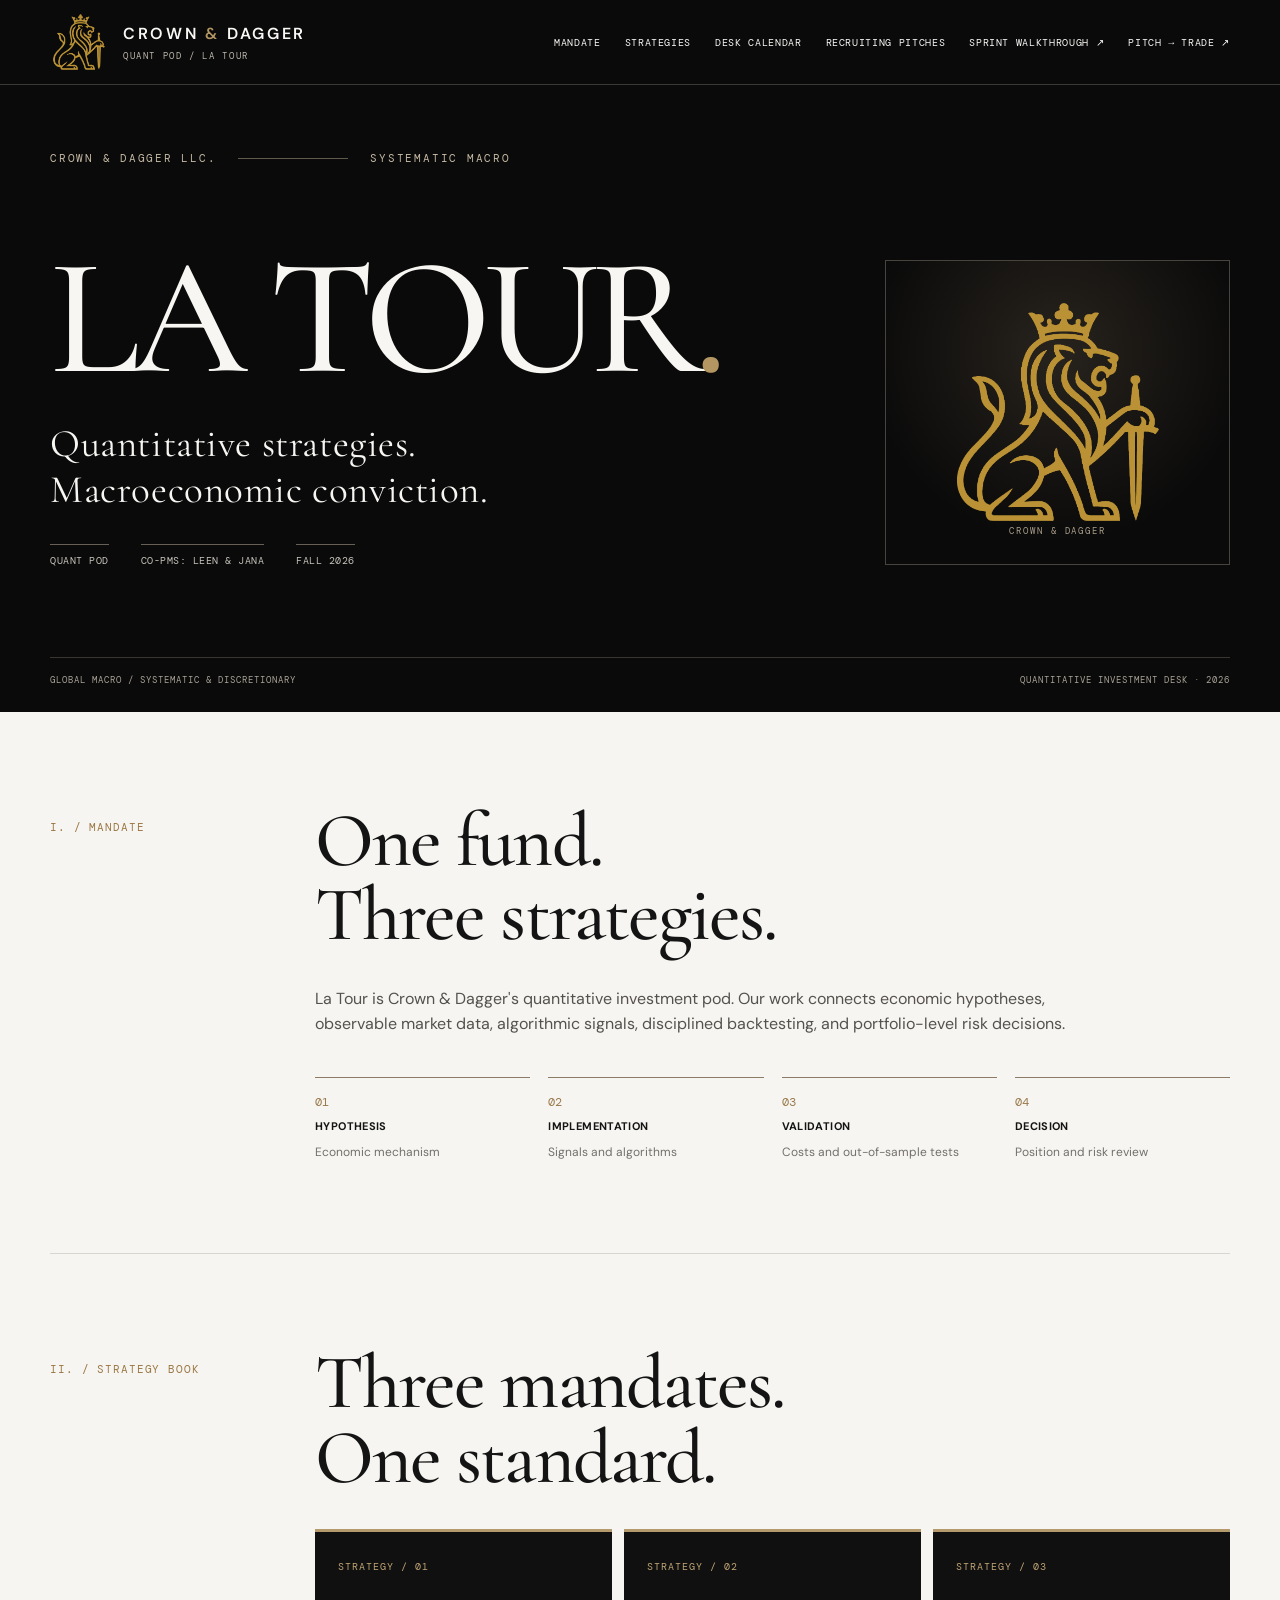
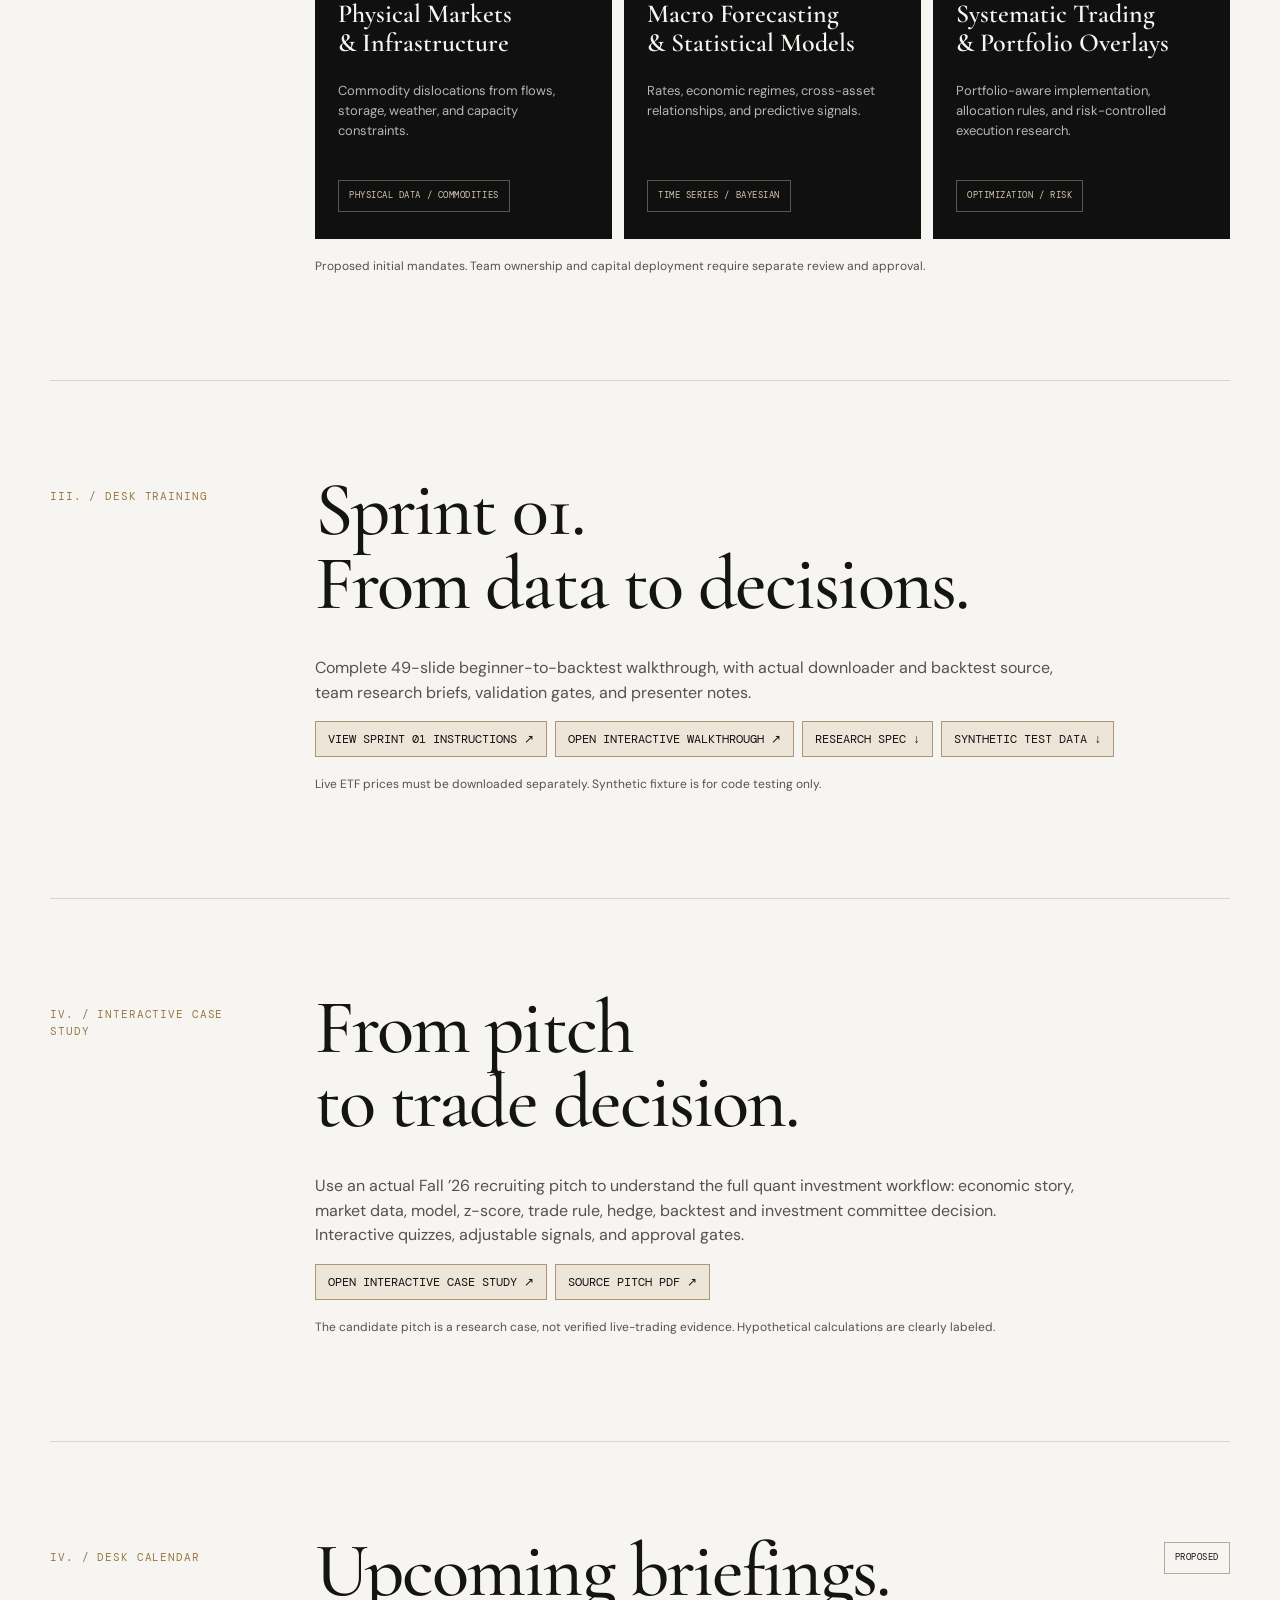
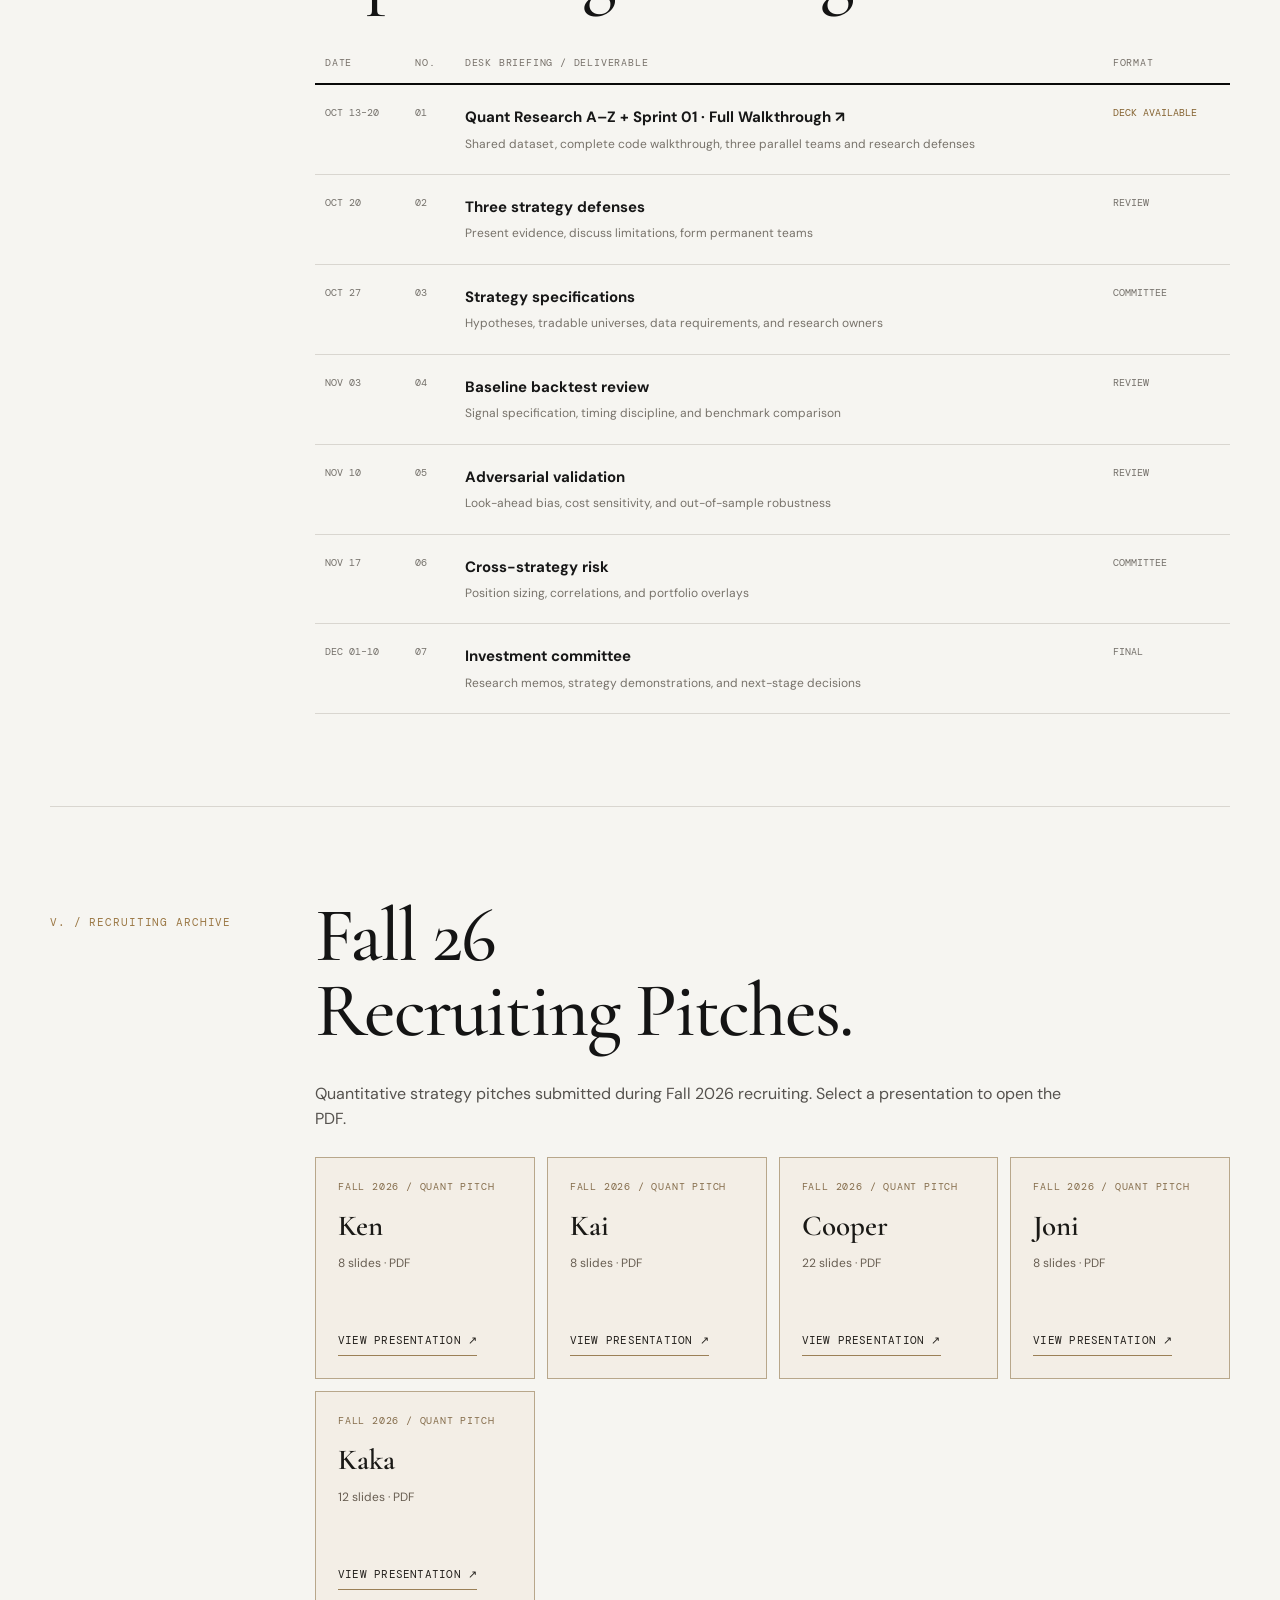
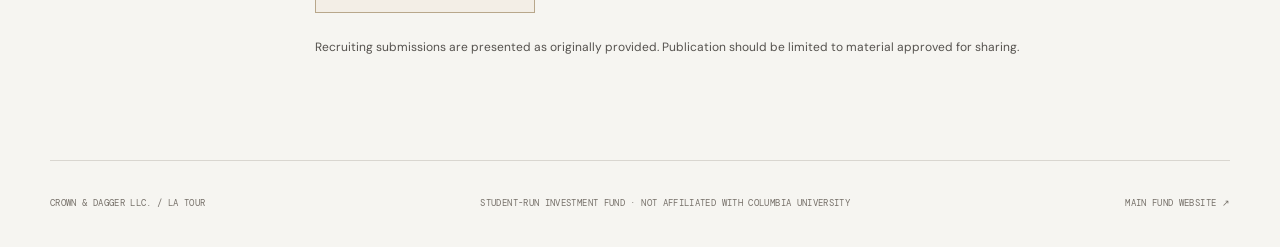
<file: index.html>
<!doctype html><html lang="en"><head><meta charset="utf-8"><meta name="viewport" content="width=device-width,initial-scale=1"><meta name="theme-color" content="#0b0b0b"><title>LA TOUR — Crown & Dagger | Quant Pod</title><link rel="stylesheet" href="style.css"></head><body><header class="site-header"><div class="wrap header-row"><a class="brand" href="index.html"><img class="lion" src="assets/cd-logo.png" alt="" onerror="this.style.display='none'"><span class="brand-text">CROWN <em>&</em> DAGGER <small>QUANT POD / LA TOUR</small></span></a><nav><a href="#mandate">MANDATE</a><a href="#sleeves">STRATEGIES</a><a href="#schedule">DESK CALENDAR</a><a href="#fall26-pitches">RECRUITING PITCHES</a><a href="lectures/02-sprint-walkthrough.html">SPRINT WALKTHROUGH ↗</a><a href="lectures/03-pitch-to-trade.html">PITCH → TRADE ↗</a></nav></div></header><main><section class="hero-panel"><div class="wrap"><div class="eyebrow">CROWN & DAGGER LLC. <span class="line"></span> SYSTEMATIC MACRO</div><div class="hero-layout"><div><h1>LA TOUR<span class="period">.</span></h1><p class="subtitle">Quantitative strategies.<br>Macroeconomic conviction.</p><div class="meta"><span>QUANT POD</span><span>CO-PMS: LEEN & JANA</span><span>FALL 2026</span></div></div><div class="hero-monogram"><img src="assets/cd-logo.png" alt="Crown & Dagger lion emblem" onerror="this.style.display='none';this.parentElement.classList.add('missing-logo')"><div class="logo-fallback">C<span>&</span>D</div><small>CROWN & DAGGER</small></div></div><div class="hero-foot"><span>GLOBAL MACRO / SYSTEMATIC & DISCRETIONARY</span><span>QUANTITATIVE INVESTMENT DESK · 2026</span></div></div></section><div class="wrap"><section id="mandate" class="section"><div class="section-tag">I. / MANDATE</div><div><h2>One fund.<br>Three strategies.</h2><p>La Tour is Crown & Dagger's quantitative investment pod. Our work connects economic hypotheses, observable market data, algorithmic signals, disciplined backtesting, and portfolio-level risk decisions.</p><div class="phase-grid"><div><span>01</span><b>HYPOTHESIS</b><small>Economic mechanism</small></div><div><span>02</span><b>IMPLEMENTATION</b><small>Signals and algorithms</small></div><div><span>03</span><b>VALIDATION</b><small>Costs and out-of-sample tests</small></div><div><span>04</span><b>DECISION</b><small>Position and risk review</small></div></div></div></section><section id="sleeves" class="section"><div class="section-tag">II. / STRATEGY BOOK</div><div><h2>Three mandates.<br>One standard.</h2><div class="sleeves"><article><div class="num">STRATEGY / 01</div><h3>Physical Markets<br>& Infrastructure</h3><p>Commodity dislocations from flows, storage, weather, and capacity constraints.</p><span class="tag">PHYSICAL DATA / COMMODITIES</span></article><article><div class="num">STRATEGY / 02</div><h3>Macro Forecasting<br>& Statistical Models</h3><p>Rates, economic regimes, cross-asset relationships, and predictive signals.</p><span class="tag">TIME SERIES / BAYESIAN</span></article><article><div class="num">STRATEGY / 03</div><h3>Systematic Trading<br>& Portfolio Overlays</h3><p>Portfolio-aware implementation, allocation rules, and risk-controlled execution research.</p><span class="tag">OPTIMIZATION / RISK</span></article></div><p class="note">Proposed initial mandates. Team ownership and capital deployment require separate review and approval.</p></div></section><section class="section" id="walkthrough"><div class="section-tag">III. / DESK TRAINING</div><div><h2>Sprint 01.<br>From data to decisions.</h2><p>Complete 49-slide beginner-to-backtest walkthrough, with actual downloader and backtest source, team research briefs, validation gates, and presenter notes.</p><div class="resource-links"><a href="sprint01/instructions.html">VIEW SPRINT 01 INSTRUCTIONS ↗</a><a href="lectures/02-sprint-walkthrough.html">OPEN INTERACTIVE WALKTHROUGH ↗</a><a href="sprint01/README.md" download>RESEARCH SPEC ↓</a><a href="sprint01/data/SYNTHETIC_TEST_ONLY_prices.csv" download>SYNTHETIC TEST DATA ↓</a></div><p class="note">Live ETF prices must be downloaded separately. Synthetic fixture is for code testing only.</p></div></section><section class="section" id="pitch-case"><div class="section-tag">IV. / INTERACTIVE CASE STUDY</div><div><h2>From pitch<br>to trade decision.</h2><p>Use an actual Fall ’26 recruiting pitch to understand the full quant investment workflow: economic story, market data, model, z-score, trade rule, hedge, backtest and investment committee decision. Interactive quizzes, adjustable signals, and approval gates.</p><div class="resource-links"><a href="lectures/03-pitch-to-trade.html">OPEN INTERACTIVE CASE STUDY ↗</a><a href="recruiting/fall-2026/Joni.pdf" target="_blank" rel="noopener">SOURCE PITCH PDF ↗</a></div><p class="note">The candidate pitch is a research case, not verified live-trading evidence. Hypothetical calculations are clearly labeled.</p></div></section><section id="schedule" class="section"><div class="section-tag">IV. / DESK CALENDAR</div><div><div class="schedule-title"><h2>Upcoming briefings.</h2><span class="tag">PROPOSED</span></div><div class="table-wrap"><table><thead><tr><th>DATE</th><th>NO.</th><th>DESK BRIEFING / DELIVERABLE</th><th>FORMAT</th></tr></thead><tbody><tr><td>OCT 13–20</td><td>01</td><td><a href="lectures/02-sprint-walkthrough.html"><b>Quant Research A–Z + Sprint 01 · Full Walkthrough ↗</b><span>Shared dataset, complete code walkthrough, three parallel teams and research defenses</span></a></td><td><span class="status ready">DECK AVAILABLE</span></td></tr><tr><td>OCT 20</td><td>02</td><td><b>Three strategy defenses</b><span>Present evidence, discuss limitations, form permanent teams</span></td><td>REVIEW</td></tr><tr><td>OCT 27</td><td>03</td><td><b>Strategy specifications</b><span>Hypotheses, tradable universes, data requirements, and research owners</span></td><td>COMMITTEE</td></tr><tr><td>NOV 03</td><td>04</td><td><b>Baseline backtest review</b><span>Signal specification, timing discipline, and benchmark comparison</span></td><td>REVIEW</td></tr><tr><td>NOV 10</td><td>05</td><td><b>Adversarial validation</b><span>Look-ahead bias, cost sensitivity, and out-of-sample robustness</span></td><td>REVIEW</td></tr><tr><td>NOV 17</td><td>06</td><td><b>Cross-strategy risk</b><span>Position sizing, correlations, and portfolio overlays</span></td><td>COMMITTEE</td></tr><tr><td>DEC 01–10</td><td>07</td><td><b>Investment committee</b><span>Research memos, strategy demonstrations, and next-stage decisions</span></td><td>FINAL</td></tr></tbody></table></div></div></section><section id="fall26-pitches" class="section"><div class="section-tag">V. / RECRUITING ARCHIVE</div><div><h2>Fall 26<br>Recruiting Pitches.</h2><p>Quantitative strategy pitches submitted during Fall 2026 recruiting. Select a presentation to open the PDF.</p><div class="recruit-pitches"><article class="recruit-pitch"><span class="pitch-type">FALL 2026 / QUANT PITCH</span><h3>Ken</h3><p>8 slides · PDF</p><a href="recruiting/fall-2026/Ken.pdf" target="_blank" rel="noopener">VIEW PRESENTATION ↗</a></article><article class="recruit-pitch"><span class="pitch-type">FALL 2026 / QUANT PITCH</span><h3>Kai</h3><p>8 slides · PDF</p><a href="recruiting/fall-2026/Kai.pdf" target="_blank" rel="noopener">VIEW PRESENTATION ↗</a></article><article class="recruit-pitch"><span class="pitch-type">FALL 2026 / QUANT PITCH</span><h3>Cooper</h3><p>22 slides · PDF</p><a href="recruiting/fall-2026/Cooper.pdf" target="_blank" rel="noopener">VIEW PRESENTATION ↗</a></article><article class="recruit-pitch"><span class="pitch-type">FALL 2026 / QUANT PITCH</span><h3>Joni</h3><p>8 slides · PDF</p><a href="recruiting/fall-2026/Joni.pdf" target="_blank" rel="noopener">VIEW PRESENTATION ↗</a></article><article class="recruit-pitch"><span class="pitch-type">FALL 2026 / QUANT PITCH</span><h3>Kaka</h3><p>12 slides · PDF</p><a href="recruiting/fall-2026/Kaka.pdf" target="_blank" rel="noopener">VIEW PRESENTATION ↗</a></article></div><p class="note">Recruiting submissions are presented as originally provided. Publication should be limited to material approved for sharing.</p></div></section><footer><div>CROWN & DAGGER LLC. / LA TOUR</div><div>STUDENT-RUN INVESTMENT FUND · NOT AFFILIATED WITH COLUMBIA UNIVERSITY</div><a href="https://crowndaggerllc.com/">MAIN FUND WEBSITE ↗</a></footer></div></main></body></html>
</file>
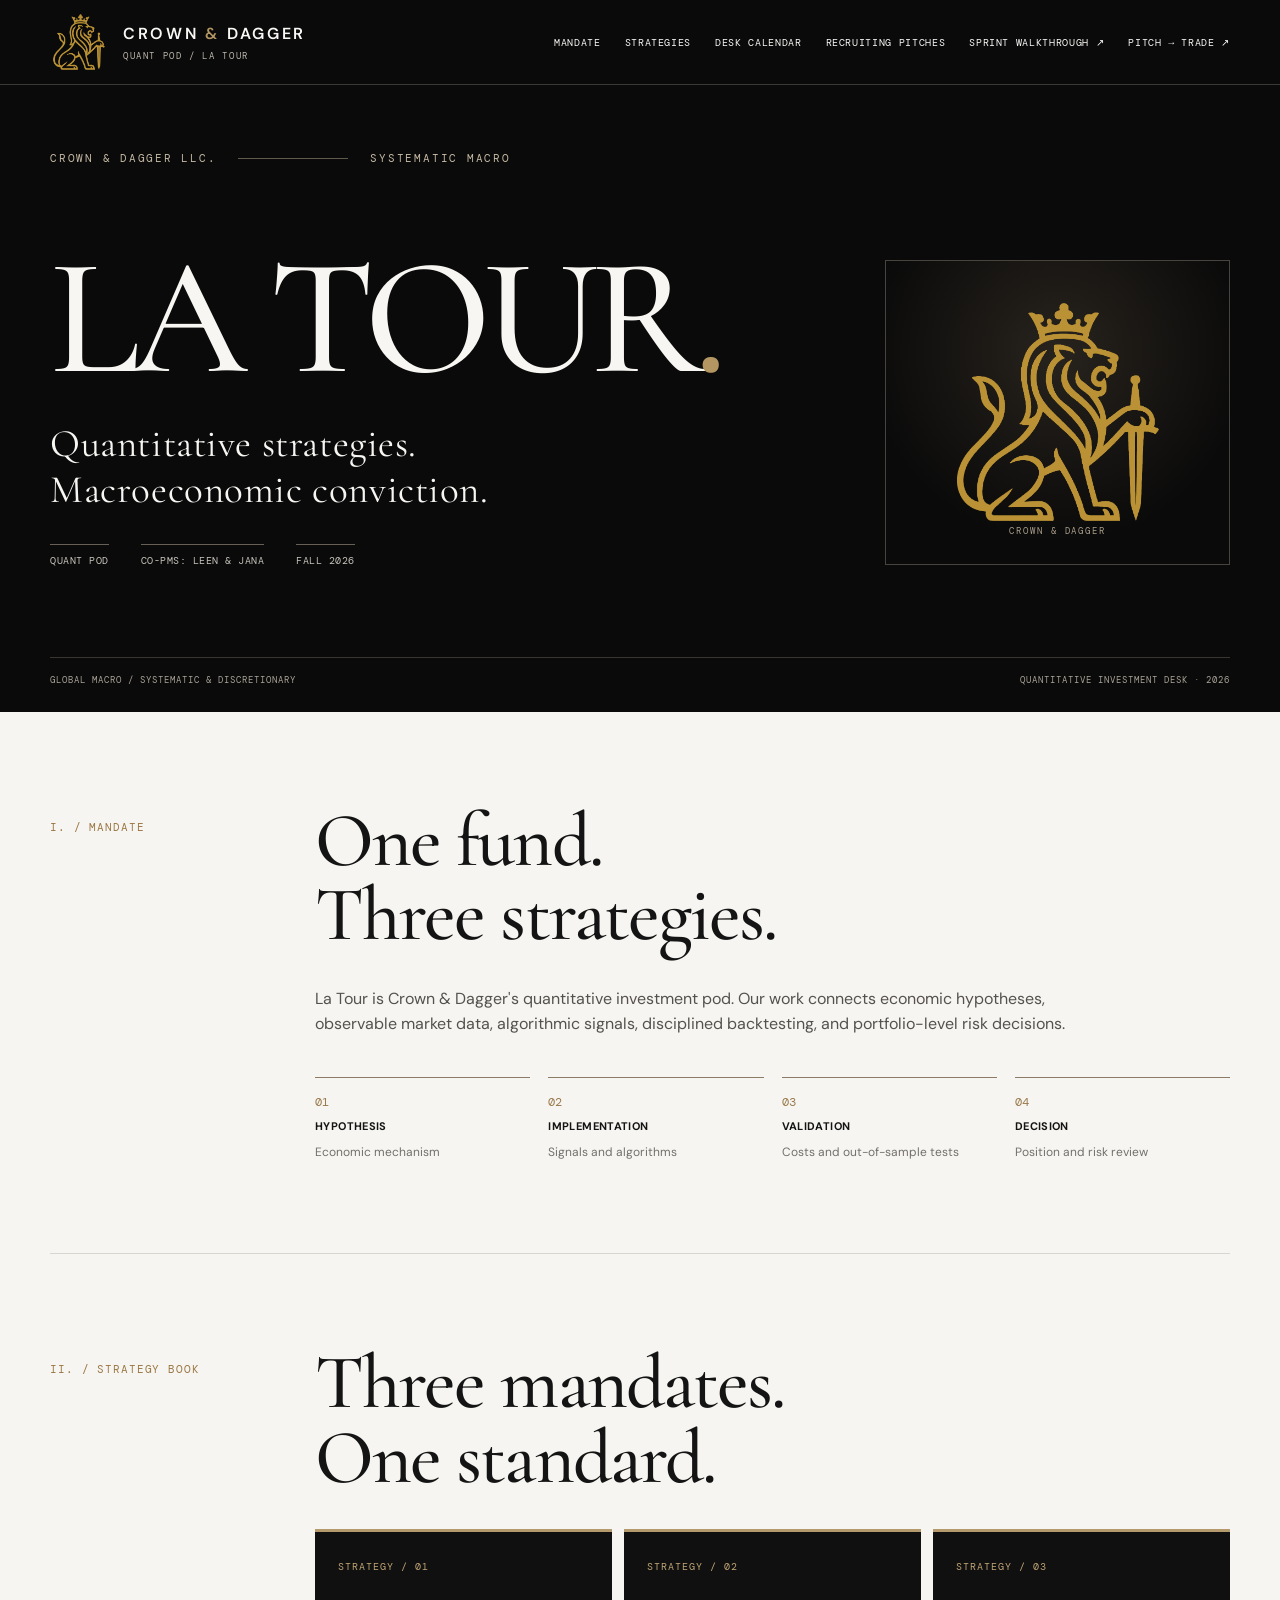
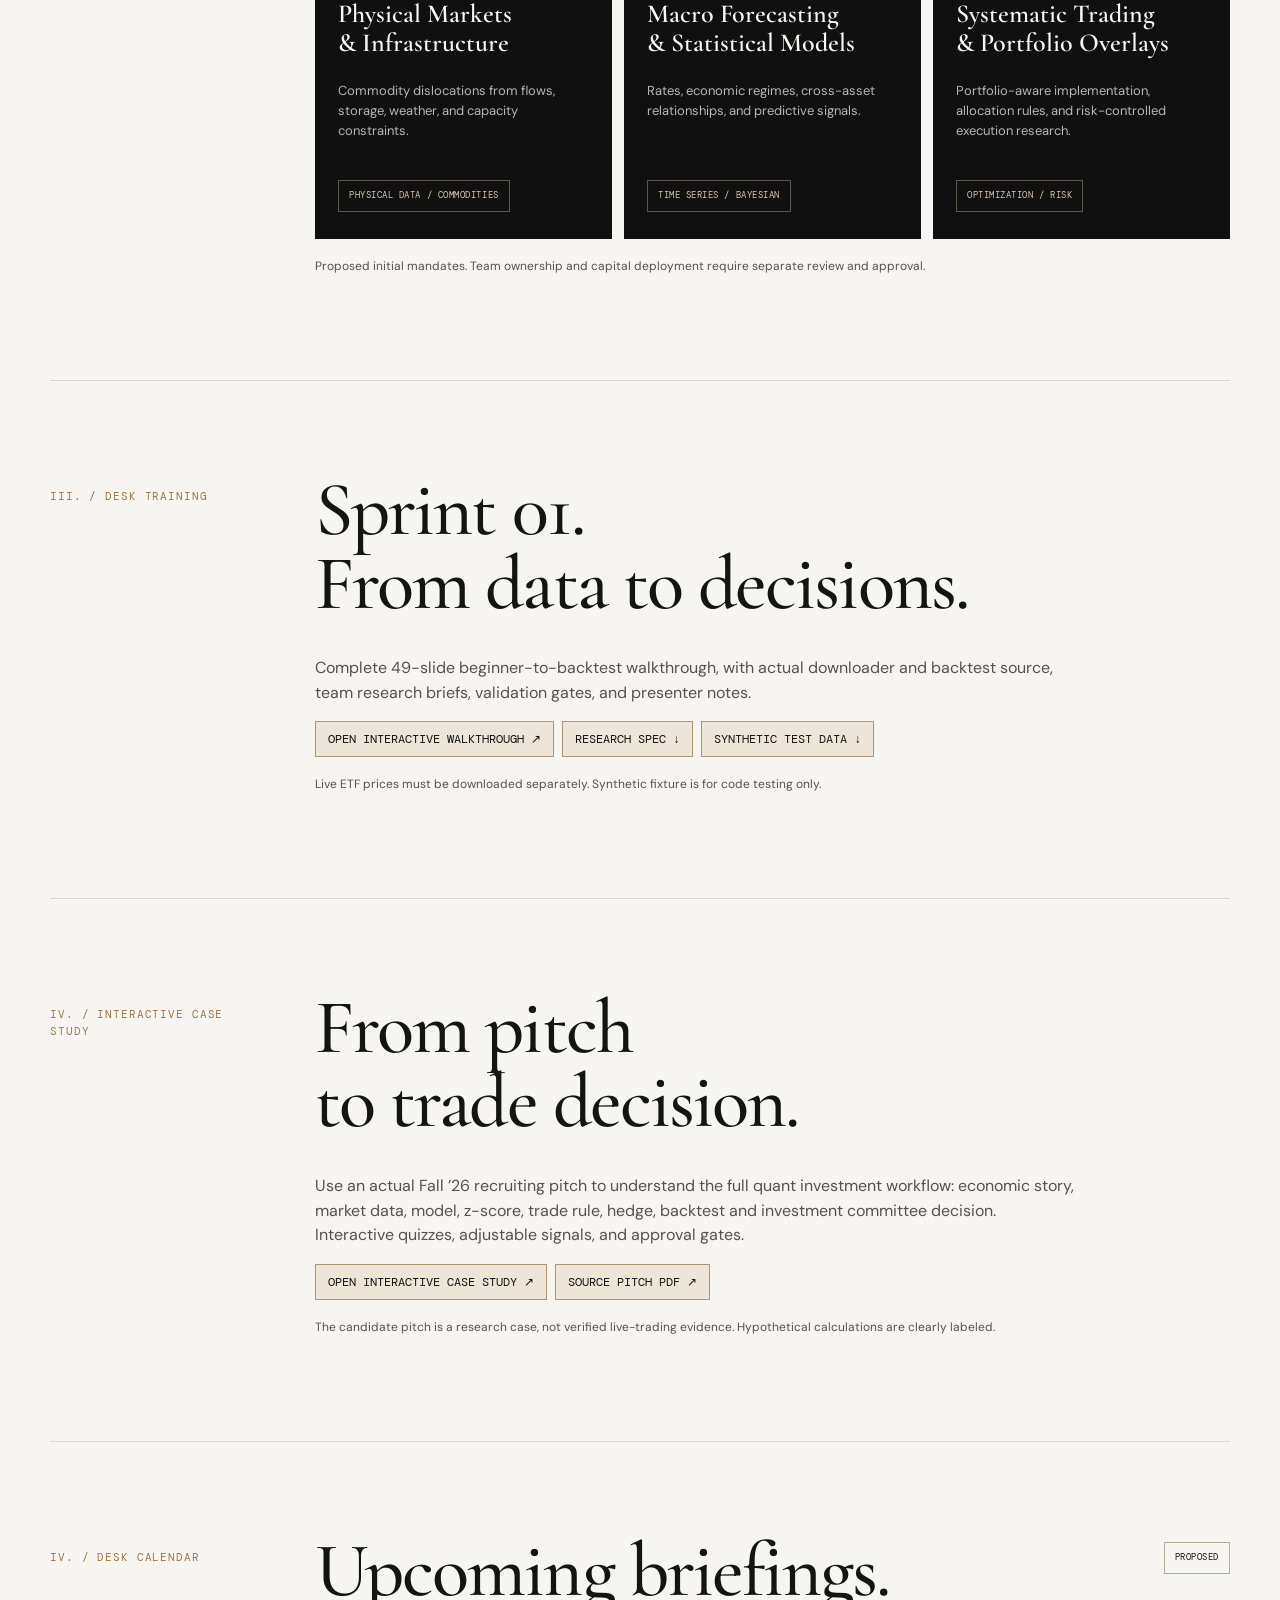
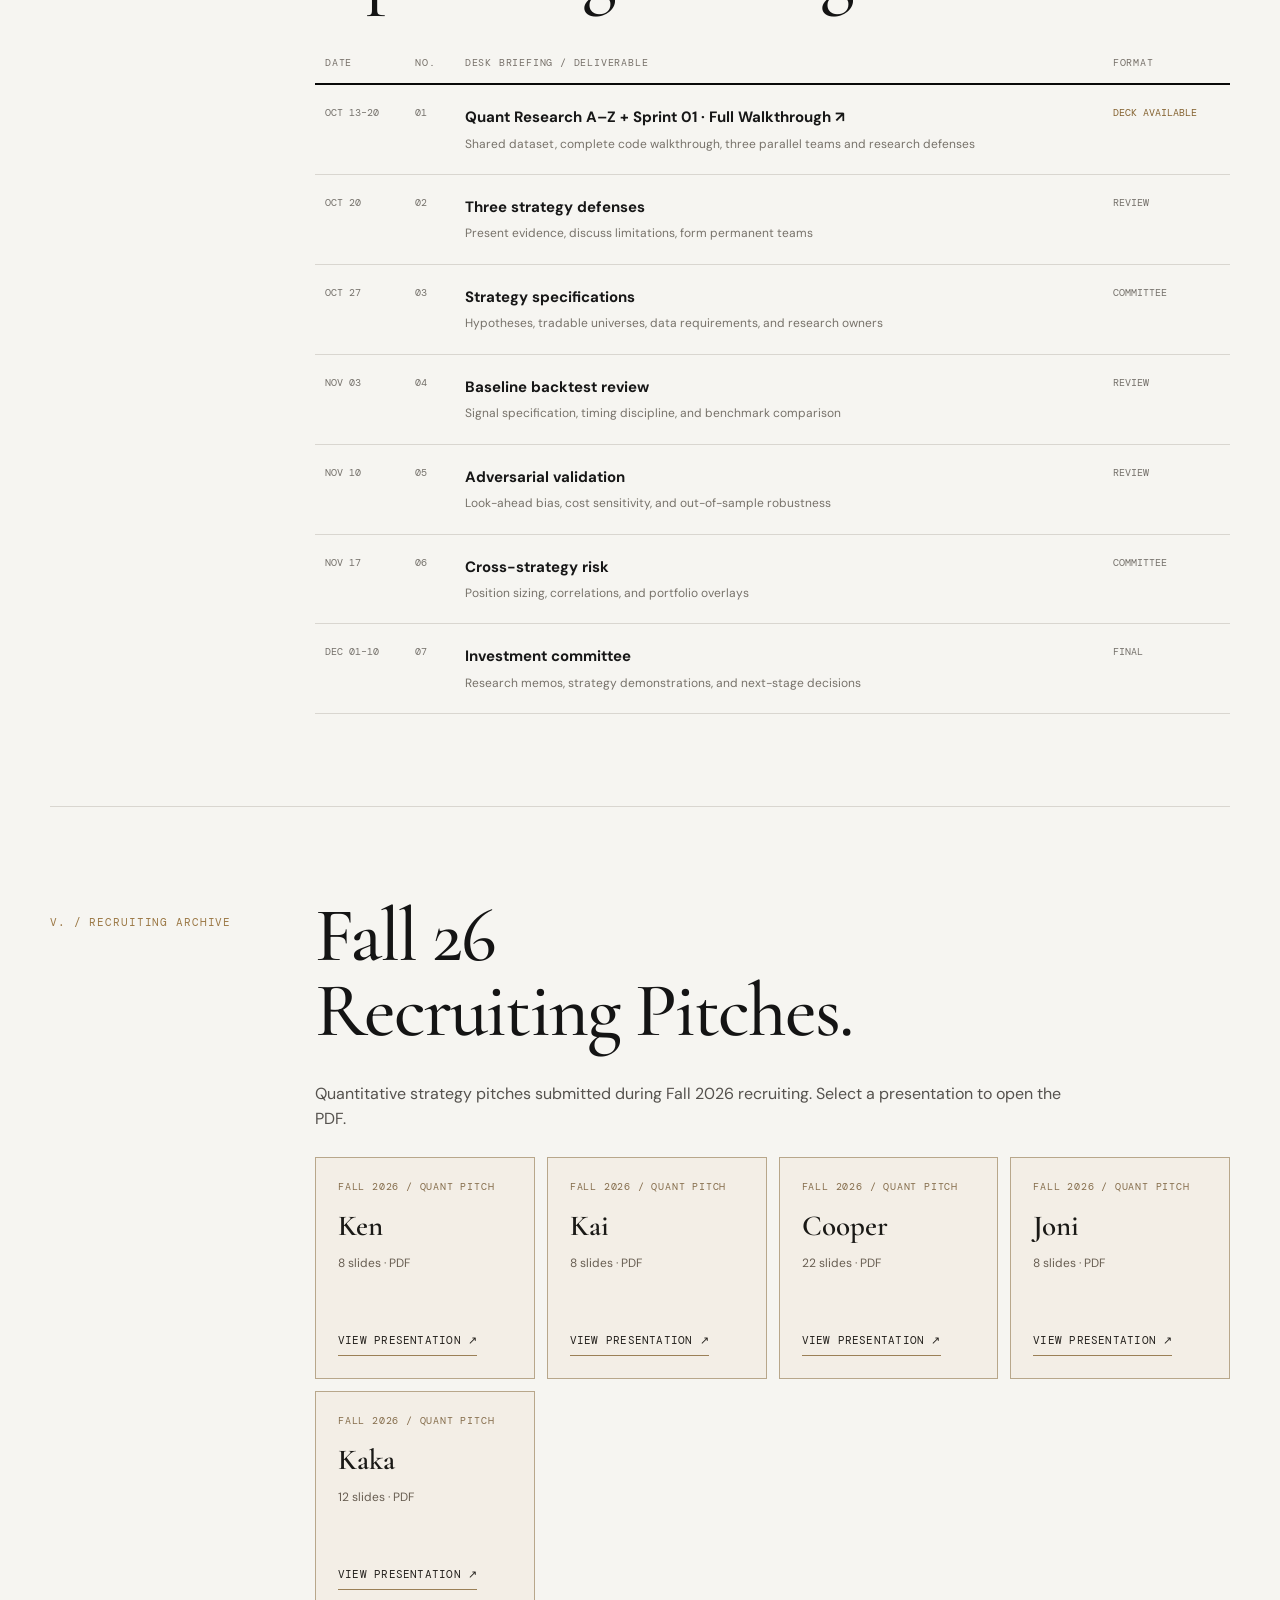
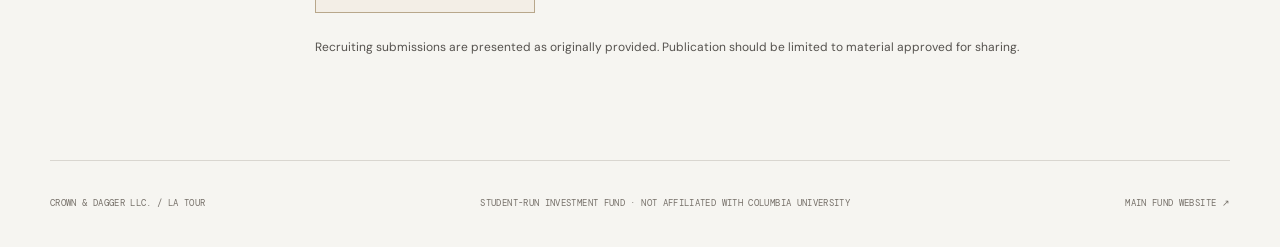
<file: La-Tour-GitHub-Pages-Ready/index.html>
<!doctype html><html lang="en"><head><meta charset="utf-8"><meta name="viewport" content="width=device-width,initial-scale=1"><meta name="theme-color" content="#0b0b0b"><title>LA TOUR — Crown & Dagger | Quant Pod</title><link rel="stylesheet" href="style.css"></head><body><header class="site-header"><div class="wrap header-row"><a class="brand" href="index.html"><img class="lion" src="assets/cd-logo.png" alt="" onerror="this.style.display='none'"><span class="brand-text">CROWN <em>&</em> DAGGER <small>QUANT POD / LA TOUR</small></span></a><nav><a href="#mandate">MANDATE</a><a href="#sleeves">STRATEGIES</a><a href="#schedule">DESK CALENDAR</a><a href="#fall26-pitches">RECRUITING PITCHES</a><a href="lectures/02-sprint-walkthrough.html">SPRINT WALKTHROUGH ↗</a><a href="lectures/03-pitch-to-trade.html">PITCH → TRADE ↗</a></nav></div></header><main><section class="hero-panel"><div class="wrap"><div class="eyebrow">CROWN & DAGGER LLC. <span class="line"></span> SYSTEMATIC MACRO</div><div class="hero-layout"><div><h1>LA TOUR<span class="period">.</span></h1><p class="subtitle">Quantitative strategies.<br>Macroeconomic conviction.</p><div class="meta"><span>QUANT POD</span><span>CO-PMS: LEEN & JANA</span><span>FALL 2026</span></div></div><div class="hero-monogram"><img src="assets/cd-logo.png" alt="Crown & Dagger lion emblem" onerror="this.style.display='none';this.parentElement.classList.add('missing-logo')"><div class="logo-fallback">C<span>&</span>D</div><small>CROWN & DAGGER</small></div></div><div class="hero-foot"><span>GLOBAL MACRO / SYSTEMATIC & DISCRETIONARY</span><span>QUANTITATIVE INVESTMENT DESK · 2026</span></div></div></section><div class="wrap"><section id="mandate" class="section"><div class="section-tag">I. / MANDATE</div><div><h2>One fund.<br>Three strategies.</h2><p>La Tour is Crown & Dagger's quantitative investment pod. Our work connects economic hypotheses, observable market data, algorithmic signals, disciplined backtesting, and portfolio-level risk decisions.</p><div class="phase-grid"><div><span>01</span><b>HYPOTHESIS</b><small>Economic mechanism</small></div><div><span>02</span><b>IMPLEMENTATION</b><small>Signals and algorithms</small></div><div><span>03</span><b>VALIDATION</b><small>Costs and out-of-sample tests</small></div><div><span>04</span><b>DECISION</b><small>Position and risk review</small></div></div></div></section><section id="sleeves" class="section"><div class="section-tag">II. / STRATEGY BOOK</div><div><h2>Three mandates.<br>One standard.</h2><div class="sleeves"><article><div class="num">STRATEGY / 01</div><h3>Physical Markets<br>& Infrastructure</h3><p>Commodity dislocations from flows, storage, weather, and capacity constraints.</p><span class="tag">PHYSICAL DATA / COMMODITIES</span></article><article><div class="num">STRATEGY / 02</div><h3>Macro Forecasting<br>& Statistical Models</h3><p>Rates, economic regimes, cross-asset relationships, and predictive signals.</p><span class="tag">TIME SERIES / BAYESIAN</span></article><article><div class="num">STRATEGY / 03</div><h3>Systematic Trading<br>& Portfolio Overlays</h3><p>Portfolio-aware implementation, allocation rules, and risk-controlled execution research.</p><span class="tag">OPTIMIZATION / RISK</span></article></div><p class="note">Proposed initial mandates. Team ownership and capital deployment require separate review and approval.</p></div></section><section class="section" id="walkthrough"><div class="section-tag">III. / DESK TRAINING</div><div><h2>Sprint 01.<br>From data to decisions.</h2><p>Complete 49-slide beginner-to-backtest walkthrough, with actual downloader and backtest source, team research briefs, validation gates, and presenter notes.</p><div class="resource-links"><a href="lectures/02-sprint-walkthrough.html">OPEN INTERACTIVE WALKTHROUGH ↗</a><a href="sprint01/README.md" download>RESEARCH SPEC ↓</a><a href="sprint01/data/SYNTHETIC_TEST_ONLY_prices.csv" download>SYNTHETIC TEST DATA ↓</a></div><p class="note">Live ETF prices must be downloaded separately. Synthetic fixture is for code testing only.</p></div></section><section class="section" id="pitch-case"><div class="section-tag">IV. / INTERACTIVE CASE STUDY</div><div><h2>From pitch<br>to trade decision.</h2><p>Use an actual Fall ’26 recruiting pitch to understand the full quant investment workflow: economic story, market data, model, z-score, trade rule, hedge, backtest and investment committee decision. Interactive quizzes, adjustable signals, and approval gates.</p><div class="resource-links"><a href="lectures/03-pitch-to-trade.html">OPEN INTERACTIVE CASE STUDY ↗</a><a href="recruiting/fall-2026/Joni.pdf" target="_blank" rel="noopener">SOURCE PITCH PDF ↗</a></div><p class="note">The candidate pitch is a research case, not verified live-trading evidence. Hypothetical calculations are clearly labeled.</p></div></section><section id="schedule" class="section"><div class="section-tag">IV. / DESK CALENDAR</div><div><div class="schedule-title"><h2>Upcoming briefings.</h2><span class="tag">PROPOSED</span></div><div class="table-wrap"><table><thead><tr><th>DATE</th><th>NO.</th><th>DESK BRIEFING / DELIVERABLE</th><th>FORMAT</th></tr></thead><tbody><tr><td>OCT 13–20</td><td>01</td><td><a href="lectures/02-sprint-walkthrough.html"><b>Quant Research A–Z + Sprint 01 · Full Walkthrough ↗</b><span>Shared dataset, complete code walkthrough, three parallel teams and research defenses</span></a></td><td><span class="status ready">DECK AVAILABLE</span></td></tr><tr><td>OCT 20</td><td>02</td><td><b>Three strategy defenses</b><span>Present evidence, discuss limitations, form permanent teams</span></td><td>REVIEW</td></tr><tr><td>OCT 27</td><td>03</td><td><b>Strategy specifications</b><span>Hypotheses, tradable universes, data requirements, and research owners</span></td><td>COMMITTEE</td></tr><tr><td>NOV 03</td><td>04</td><td><b>Baseline backtest review</b><span>Signal specification, timing discipline, and benchmark comparison</span></td><td>REVIEW</td></tr><tr><td>NOV 10</td><td>05</td><td><b>Adversarial validation</b><span>Look-ahead bias, cost sensitivity, and out-of-sample robustness</span></td><td>REVIEW</td></tr><tr><td>NOV 17</td><td>06</td><td><b>Cross-strategy risk</b><span>Position sizing, correlations, and portfolio overlays</span></td><td>COMMITTEE</td></tr><tr><td>DEC 01–10</td><td>07</td><td><b>Investment committee</b><span>Research memos, strategy demonstrations, and next-stage decisions</span></td><td>FINAL</td></tr></tbody></table></div></div></section><section id="fall26-pitches" class="section"><div class="section-tag">V. / RECRUITING ARCHIVE</div><div><h2>Fall 26<br>Recruiting Pitches.</h2><p>Quantitative strategy pitches submitted during Fall 2026 recruiting. Select a presentation to open the PDF.</p><div class="recruit-pitches"><article class="recruit-pitch"><span class="pitch-type">FALL 2026 / QUANT PITCH</span><h3>Ken</h3><p>8 slides · PDF</p><a href="recruiting/fall-2026/Ken.pdf" target="_blank" rel="noopener">VIEW PRESENTATION ↗</a></article><article class="recruit-pitch"><span class="pitch-type">FALL 2026 / QUANT PITCH</span><h3>Kai</h3><p>8 slides · PDF</p><a href="recruiting/fall-2026/Kai.pdf" target="_blank" rel="noopener">VIEW PRESENTATION ↗</a></article><article class="recruit-pitch"><span class="pitch-type">FALL 2026 / QUANT PITCH</span><h3>Cooper</h3><p>22 slides · PDF</p><a href="recruiting/fall-2026/Cooper.pdf" target="_blank" rel="noopener">VIEW PRESENTATION ↗</a></article><article class="recruit-pitch"><span class="pitch-type">FALL 2026 / QUANT PITCH</span><h3>Joni</h3><p>8 slides · PDF</p><a href="recruiting/fall-2026/Joni.pdf" target="_blank" rel="noopener">VIEW PRESENTATION ↗</a></article><article class="recruit-pitch"><span class="pitch-type">FALL 2026 / QUANT PITCH</span><h3>Kaka</h3><p>12 slides · PDF</p><a href="recruiting/fall-2026/Kaka.pdf" target="_blank" rel="noopener">VIEW PRESENTATION ↗</a></article></div><p class="note">Recruiting submissions are presented as originally provided. Publication should be limited to material approved for sharing.</p></div></section><footer><div>CROWN & DAGGER LLC. / LA TOUR</div><div>STUDENT-RUN INVESTMENT FUND · NOT AFFILIATED WITH COLUMBIA UNIVERSITY</div><a href="https://crowndaggerllc.com/">MAIN FUND WEBSITE ↗</a></footer></div></main></body></html>
</file>
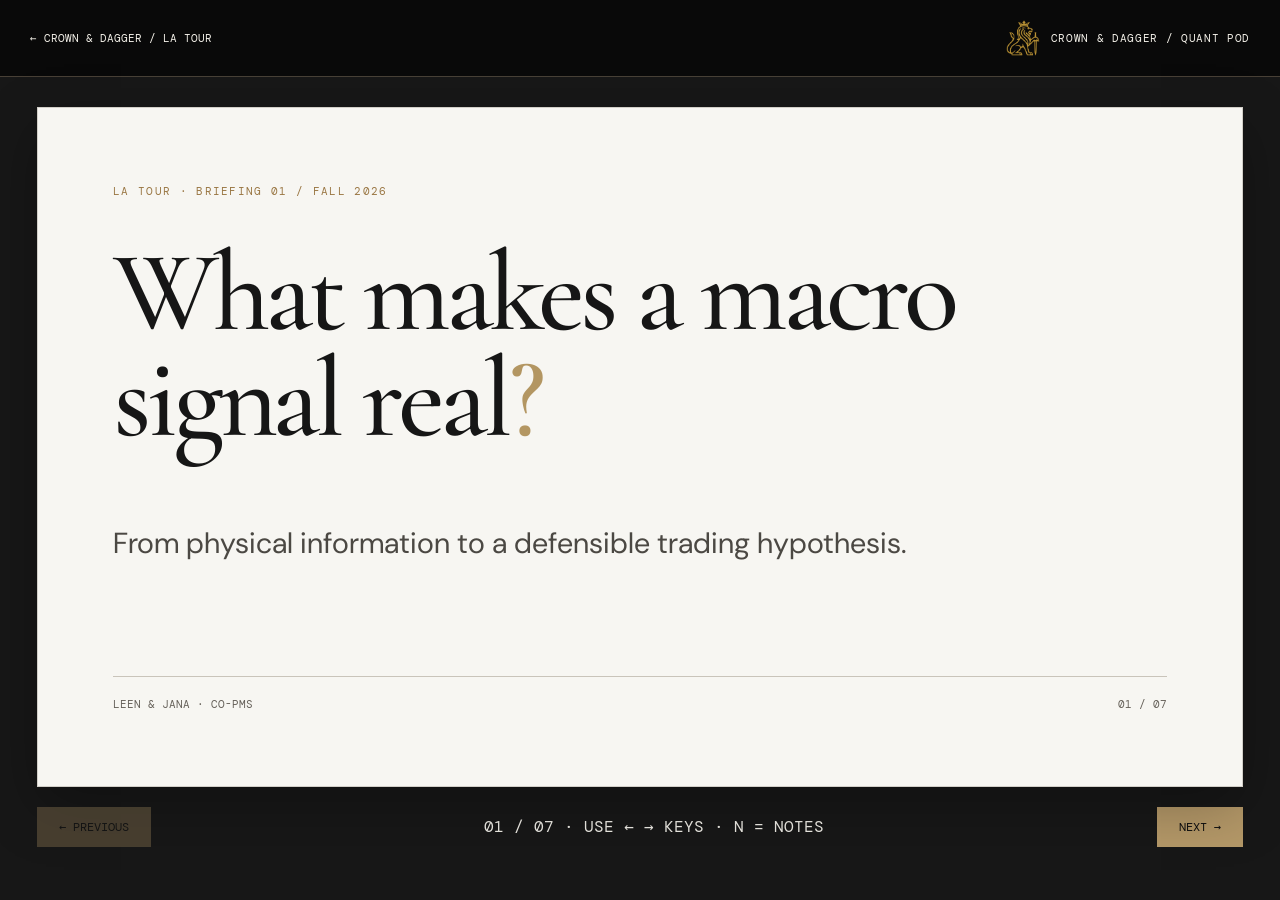
<file: lectures/01.html>
<!doctype html><html lang="en"><head><meta charset="utf-8"><meta name="viewport" content="width=device-width,initial-scale=1"><title>01 · What Makes a Macro Signal Real? | La Tour</title><link rel="stylesheet" href="../style.css"></head><body class="slides-page"><div class="deck-nav"><a href="../index.html">← CROWN & DAGGER / LA TOUR</a><span class="deck-brand"><img src="../assets/cd-logo.png" alt="Crown & Dagger lion logo"> CROWN & DAGGER / QUANT POD</span></div><main class="deck-shell"><section class="slide active"><div class="slide-kicker">LA TOUR · BRIEFING 01 / FALL 2026</div><h1>What makes a macro signal real<span class="period">?</span></h1><p class="lede">From physical information to a defensible trading hypothesis.</p><div class="slide-bottom"><span>LEEN & JANA · CO-PMS</span><span>01 / 07</span></div></section><section class="slide"><div class="slide-kicker">THE FIRST QUESTION</div><h2>Natural gas inventories unexpectedly fall. What happens next?</h2><p class="lede">Choose before discussing. Assume the surprise is genuinely new to the market.</p><div class="options" data-answer="2"><button class="option">Prices must rise</button><button class="option">Prices must fall</button><button class="option">The direction depends on context and what's priced in</button><button class="option">There is no relationship to prices</button></div><p class="feedback" aria-live="polite"></p><div class="slide-bottom"><span>RESEARCH QUESTION / DISCUSSION</span><span>02 / 07</span></div></section><section class="slide"><div class="slide-kicker">WHAT A SIGNAL IS NOT</div><h2>Correlation is not a research hypothesis.</h2><div class="columns"><div><strong>Mechanism</strong><p>Why should this information change expected future prices?</p></div><div><strong>Timing</strong><p>Was the data observable before the trade was placed?</p></div><div><strong>Implementation</strong><p>Does the effect survive delays, trading costs and risk controls?</p></div></div><div class="slide-bottom"><span>THREE TESTS OF A CREDIBLE IDEA</span><span>03 / 07</span></div></section><section class="slide"><div class="slide-kicker">THE PIPELINE</div><h2>Observation → model → trade.</h2><div class="equation">physical data → surprise / estimate → forecast → target exposure → realized P&L</div><p class="lede">Each arrow is a research problem. A good strategy must justify all of them.</p><div class="slide-bottom"><span>SHARED RESEARCH ARCHITECTURE</span><span>04 / 07</span></div></section><section class="slide"><div class="slide-kicker">OUR DESK</div><h2>Three quantitative mandates. One fund.</h2><div class="columns"><div><strong>01 / Physical</strong><p>Energy flows, storage, congestion and regional spreads.</p></div><div><strong>02 / Forecasting</strong><p>Statistical models, regimes and uncertainty estimates.</p></div><div><strong>03 / Trading</strong><p>Position sizing, risk overlays and consistent backtests.</p></div></div><p>Research leads own experiments. Both Co-PMs oversee all three sleeves and review the integrated result.</p><div class="slide-bottom"><span>STRUCTURE / SHARED STANDARDS</span><span>05 / 07</span></div></section><section class="slide"><div class="slide-kicker">YOUR FIRST EXPERIMENT</div><h2>Same question. Different depth.</h2><div class="columns"><div><strong>Foundation</strong><p>Inspect data, plot variables and explain the economic mechanism.</p></div><div><strong>Implementation</strong><p>Code a baseline signal and compute lagged strategy returns.</p></div><div><strong>Advanced</strong><p>Challenge timing assumptions, parameter choices and out-of-sample stability.</p></div></div><p>All analysts contribute to one reproducible experiment, regardless of experience level.</p><div class="slide-bottom"><span>WEEK 01 / ALL LEVELS</span><span>06 / 07</span></div></section><section class="slide"><div class="slide-kicker">THE RESEARCH CONTRACT</div><h2>Show the work. Challenge the result.</h2><div class="columns"><div><strong>Hypothesis</strong><p>Write it before inspecting a performance chart.</p></div><div><strong>Evidence</strong><p>Document data availability, methodology and failures.</p></div><div><strong>Decision</strong><p>Advance, revise or reject based on validation.</p></div></div><p class="lede">A failed hypothesis with good methodology is better than an unrepeatable backtest.</p><div class="slide-bottom"><span>NEXT SESSION / TEAM FORMATION</span><span>07 / 07</span></div></section><div class="controls"><button id="prev">← PREVIOUS</button><span id="counter">01 / 07 · USE ← → KEYS · N = PRESENTER NOTES</span><button id="next">NEXT →</button></div><aside class="presenter" id="notes" aria-live="polite"></aside></main><script>
const slides=[...document.querySelectorAll('.slide')],notes=['Introduce the desk, not a coding course. Ask what makes a strategy economically meaningful.','Let everybody vote, then discuss expectations and priced-in information. Correct answer is the context-dependent option.','Ask for one example of a signal that looks impressive but is impossible to trade.','Distinguish raw data from a tradable surprise; explain that all transitions need validation.','Research sleeves contribute distinct parts of one strategy platform, not isolated assignments.','Set tasks by demonstrated skills, not by undergraduate/graduate standing.','Explain the research memo, reproducibility rules and next-week checkpoint.'];let i=0,shown=false;function render(){slides.forEach((s,j)=>s.classList.toggle('active',j===i));document.getElementById('prev').disabled=i===0;document.getElementById('next').disabled=i===slides.length-1;document.getElementById('counter').textContent=String(i+1).padStart(2,'0')+' / '+String(slides.length).padStart(2,'0')+' · USE ← → KEYS · N = NOTES';document.getElementById('notes').textContent='PRESENTER NOTES · '+notes[i];document.getElementById('notes').classList.toggle('show',shown);}document.getElementById('prev').onclick=()=>{i=Math.max(0,i-1);render()};document.getElementById('next').onclick=()=>{i=Math.min(slides.length-1,i+1);render()};document.addEventListener('keydown',e=>{if(['ArrowRight',' ','PageDown'].includes(e.key)){e.preventDefault();i=Math.min(slides.length-1,i+1);render()}if(['ArrowLeft','PageUp'].includes(e.key)){e.preventDefault();i=Math.max(0,i-1);render()}if(e.key.toLowerCase()==='n'){shown=!shown;render()}});document.querySelectorAll('.options').forEach(group=>group.querySelectorAll('button').forEach((btn,k)=>btn.onclick=()=>{group.querySelectorAll('button').forEach(b=>b.classList.remove('selected'));btn.classList.add('selected');group.nextElementSibling.textContent=k===2?'Correct. The surprise changes expectations, but price impact depends on positioning, other information, and market structure.':'Not necessarily. Consider expectations, what is already priced in, and competing information.'}));render();
</script></body></html>
</file>
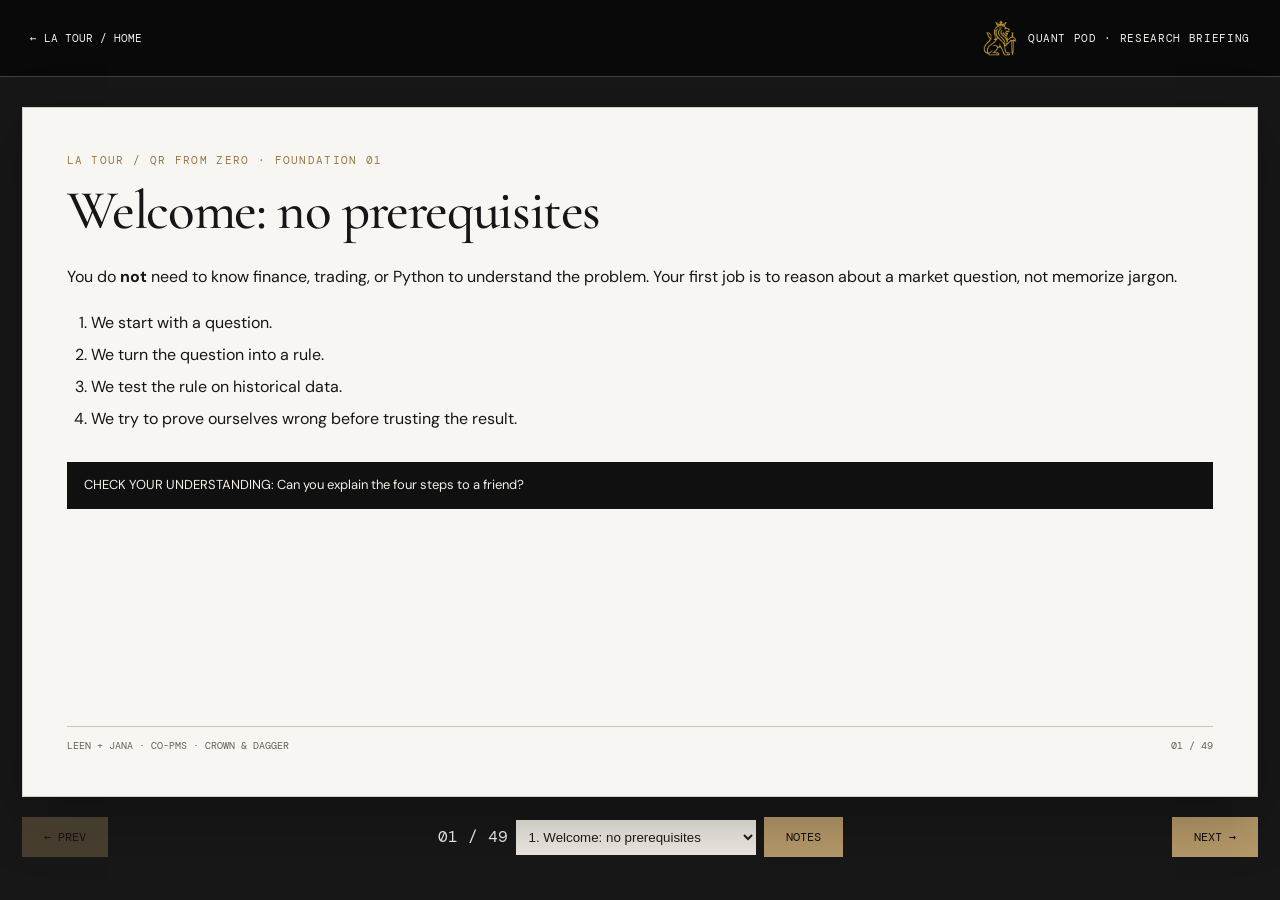
<file: lectures/02-sprint-walkthrough.html>
<!doctype html><html lang="en"><head><meta charset="utf-8"><meta name="viewport" content="width=device-width,initial-scale=1"><title>Sprint 01 · Research walkthrough | La Tour</title><link rel="stylesheet" href="../style.css"></head><body class="slides-page"><div class="deck-nav"><a href="../index.html">← LA TOUR / HOME</a><span class="deck-brand"><img src="../assets/cd-logo.png" alt="C&D lion"> QUANT POD · RESEARCH BRIEFING</span></div><main class="deck-shell sprint-shell"><section class="slide course active" data-title="Welcome: no prerequisites"><div class="slide-kicker">LA TOUR / QR FROM ZERO · FOUNDATION 01</div><h2>Welcome: no prerequisites</h2><p>You do <b>not</b> need to know finance, trading, or Python to understand the problem. Your first job is to reason about a market question, not memorize jargon.</p><ol><li>We start with a question.</li><li>We turn the question into a rule.</li><li>We test the rule on historical data.</li><li>We try to prove ourselves wrong before trusting the result.</li></ol><div class="checkpoint">CHECK YOUR UNDERSTANDING: Can you explain the four steps to a friend?</div><div class="slide-bottom"><span>LEEN + JANA · CO-PMS · CROWN & DAGGER</span><span>FOUNDATION / 01</span></div></section><section class="slide course" data-title="What is a hedge fund? What is a quant pod?"><div class="slide-kicker">LA TOUR / QR FROM ZERO · FOUNDATION 02</div><h2>What is a hedge fund? What is a quant pod?</h2><p><b>Investment fund:</b> pools capital under an investment mandate. <b>Hedge fund:</b> an investment-fund structure/strategy category with varied instruments and risk. <b>Quantitative:</b> uses explicit mathematical or computational rules to support investment decisions.</p><p><b>Crown & Dagger:</b> the fund. <b>La Tour:</b> its quantitative pod. <b>Leen + Jana:</b> Co-PMs responsible for reviewing proposed research and strategy decisions.</p><div class="checkpoint">CHECK YOUR UNDERSTANDING: Are we here to prove a strategy works, or to determine whether it works?</div><div class="slide-bottom"><span>LEEN + JANA · CO-PMS · CROWN & DAGGER</span><span>FOUNDATION / 02</span></div></section><section class="slide course" data-title="The eight-step QR process"><div class="slide-kicker">LA TOUR / QR FROM ZERO · FOUNDATION 03</div><h2>The eight-step QR process</h2><ol><li><b>Market question:</b> What behavior are we investigating?</li><li><b>Economic rationale:</b> Why might it exist?</li><li><b>Hypothesis:</b> What result do we predict?</li><li><b>Data:</b> What observations are available?</li><li><b>Signal and portfolio:</b> What rules convert observations to positions?</li><li><b>Backtest:</b> What would those rules have done historically?</li><li><b>Validation:</b> How might the result be misleading?</li><li><b>Decision:</b> Reject, revise, or continue research.</li></ol><div class="checkpoint">CHECK YOUR UNDERSTANDING: Which step protects us from fooling ourselves?</div><div class="slide-bottom"><span>LEEN + JANA · CO-PMS · CROWN & DAGGER</span><span>FOUNDATION / 03</span></div></section><section class="slide course" data-title="A trade, a position, and a portfolio"><div class="slide-kicker">LA TOUR / QR FROM ZERO · FOUNDATION 04</div><h2>A trade, a position, and a portfolio</h2><p><b>Asset:</b> something with a market price. <b>Instrument:</b> what we can actually buy or sell. <b>Buy/long:</b> benefit when the price rises, all else equal. <b>Short:</b> benefit when price falls, subject to costs and risk. <b>Cash:</b> uninvested allocation.</p><p><b>Position:</b> how much you hold. <b>Weight:</b> fraction of portfolio capital assigned to that position. <b>Portfolio:</b> all holdings and cash together.</p><p>Example: $1,000 portfolio, 25% SPY = $250 invested. If SPY rises 2% and everything else is unchanged, that position contributes approximately $5, or 0.5% of the whole portfolio.</p><div class="checkpoint">CHECK YOUR UNDERSTANDING: What is the difference between a 2% asset return and its 0.5% portfolio contribution?</div><div class="slide-bottom"><span>LEEN + JANA · CO-PMS · CROWN & DAGGER</span><span>FOUNDATION / 04</span></div></section><section class="slide course" data-title="Why macro, and why four ETFs?"><div class="slide-kicker">LA TOUR / QR FROM ZERO · FOUNDATION 05</div><h2>Why macro, and why four ETFs?</h2><p><b>Macro investing:</b> studies large-scale economic and market forces: growth, rates, inflation, currencies and commodities. The first sprint uses ETFs because beginners can observe daily prices easily.</p><table><tr><th>SYMBOL</th><th>ASSET EXPOSURE</th><th>MACRO INTERPRETATION</th></tr><tr><td>SPY</td><td>US stocks</td><td>Growth / risk appetite proxy</td></tr><tr><td>IEF</td><td>7–10y Treasury bonds</td><td>Interest-rate exposure</td></tr><tr><td>GLD</td><td>Gold</td><td>Real rates / risk / demand proxy</td></tr><tr><td>UUP</td><td>US dollar basket</td><td>FX exposure proxy</td></tr></table><p>These are simplified proxies, not a full futures-based global macro strategy.</p><div class="slide-bottom"><span>LEEN + JANA · CO-PMS · CROWN & DAGGER</span><span>FOUNDATION / 05</span></div></section><section class="slide course" data-title="How do quants choose what to test?"><div class="slide-kicker">LA TOUR / QR FROM ZERO · FOUNDATION 06</div><h2>How do quants choose what to test?</h2><ol><li><b>Find an anomaly:</b> A widely discussed pattern is that some asset-price trends persist.</li><li><b>Ask why:</b> Slow information diffusion, positioning, and investor behavior are possible explanations.</li><li><b>Write a falsifiable prediction:</b> Assets with positive prior 12-month returns may outperform cash in the next month.</li><li><b>Choose a measurable rule:</b> Long if past return > 0; otherwise cash.</li><li><b>Define failure:</b> No improvement over a fair benchmark after costs and tests.</li></ol><div class="checkpoint">CHECK YOUR UNDERSTANDING: Why is “I saw an amazing backtest” not a valid starting hypothesis?</div><div class="slide-bottom"><span>LEEN + JANA · CO-PMS · CROWN & DAGGER</span><span>FOUNDATION / 06</span></div></section><section class="slide course" data-title="What exactly is momentum?"><div class="slide-kicker">LA TOUR / QR FROM ZERO · FOUNDATION 07</div><h2>What exactly is momentum?</h2><p><b>Momentum:</b> using a prior price change as an input for future positioning. <b>Time-series momentum:</b> compare an asset with its own past. <b>Cross-sectional momentum:</b> compare assets with one another.</p><div class="formula">Past return = Price today / Price 252 trading days ago − 1</div><p>Example: historical adjusted price moves from $100 to $110 → past return = +10% → candidate long signal. It does <b>not</b> mean tomorrow will be positive.</p><div class="checkpoint">CHECK YOUR UNDERSTANDING: How would a $90 ending price change the signal?</div><div class="slide-bottom"><span>LEEN + JANA · CO-PMS · CROWN & DAGGER</span><span>FOUNDATION / 07</span></div></section><section class="slide course" data-title="Glossary I: price and returns"><div class="slide-kicker">LA TOUR / QR FROM ZERO · FOUNDATION 08</div><h2>Glossary I: price and returns</h2><table><tr><th>TERM</th><th>PLAIN ENGLISH</th></tr><tr><td><b>Price</b></td><td>Market quotation of an instrument</td></tr><tr><td><b>Adjusted close</b></td><td>Historical price series adjusted for corporate actions; useful for return approximations</td></tr><tr><td><b>Return</b></td><td>Percent change in investment value</td></tr><tr><td><b>Daily return</b></td><td>Change across one trading day</td></tr><tr><td><b>Cumulative return</b></td><td>Compounded gain or loss across days</td></tr><tr><td><b>Trading day</b></td><td>Day the relevant exchange is open</td></tr><tr><td><b>Lookback window</b></td><td>How much past information the signal uses</td></tr><tr><td><b>Signal</b></td><td>Number or rule suggesting a target exposure</td></tr></table><div class="slide-bottom"><span>LEEN + JANA · CO-PMS · CROWN & DAGGER</span><span>FOUNDATION / 08</span></div></section><section class="slide course" data-title="Glossary II: models, risk, and evidence"><div class="slide-kicker">LA TOUR / QR FROM ZERO · FOUNDATION 09</div><h2>Glossary II: models, risk, and evidence</h2><table><tr><th>TERM</th><th>PLAIN ENGLISH</th></tr><tr><td><b>Strategy</b></td><td>Complete rulebook for signals and holdings</td></tr><tr><td><b>Backtest</b></td><td>Historical simulation of the rulebook</td></tr><tr><td><b>Benchmark</b></td><td>Reference portfolio for comparison</td></tr><tr><td><b>Sharpe ratio</b></td><td>Mean excess return per unit of volatility</td></tr><tr><td><b>Volatility</b></td><td>Variability of returns</td></tr><tr><td><b>Drawdown</b></td><td>Drop from a previous portfolio peak</td></tr><tr><td><b>Turnover</b></td><td>Amount of portfolio weight traded</td></tr><tr><td><b>Basis point (bp)</b></td><td>One-hundredth of one percent (0.01%)</td></tr></table><div class="slide-bottom"><span>LEEN + JANA · CO-PMS · CROWN & DAGGER</span><span>FOUNDATION / 09</span></div></section><section class="slide course" data-title="Glossary III: research traps"><div class="slide-kicker">LA TOUR / QR FROM ZERO · FOUNDATION 10</div><h2>Glossary III: research traps</h2><table><tr><th>TERM</th><th>PLAIN ENGLISH</th></tr><tr><td><b>Look-ahead bias</b></td><td>Using information not available at decision time</td></tr><tr><td><b>Overfitting</b></td><td>Tuning to historical noise instead of real structure</td></tr><tr><td><b>In-sample</b></td><td>Period used to develop the rule</td></tr><tr><td><b>Out-of-sample</b></td><td>Later held-out period for independent evaluation</td></tr><tr><td><b>Data leakage</b></td><td>Information from test/future contaminates training</td></tr><tr><td><b>Transaction cost</b></td><td>Fees and trading friction</td></tr><tr><td><b>Slippage</b></td><td>Difference between expected and actual execution price</td></tr><tr><td><b>Rebalancing</b></td><td>Changing holdings to match target allocations</td></tr></table><div class="slide-bottom"><span>LEEN + JANA · CO-PMS · CROWN & DAGGER</span><span>FOUNDATION / 10</span></div></section><section class="slide course" data-title="From hypothesis to a precise rule"><div class="slide-kicker">LA TOUR / QR FROM ZERO · FOUNDATION 11</div><h2>From hypothesis to a precise rule</h2><p><b>Hypothesis:</b> a positive one-year trend may help identify persistent directional moves.</p><div class="formula">signal[t] = 1 if adjusted_price[t−1] > adjusted_price[t−253], else 0</div><p><b>Position rule:</b> on a scheduled rebalance, each of four ETFs gets 25% weight if its signal is positive, otherwise 0%. Unused allocation stays in cash. No leverage or short sales.</p><div class="checkpoint">CHECK YOUR UNDERSTANDING: If three ETFs have positive trends and one negative trend, how much stays in cash?</div><div class="slide-bottom"><span>LEEN + JANA · CO-PMS · CROWN & DAGGER</span><span>FOUNDATION / 11</span></div></section><section class="slide course" data-title="Work an entire example by hand"><div class="slide-kicker">LA TOUR / QR FROM ZERO · FOUNDATION 12</div><h2>Work an entire example by hand</h2><table><tr><th>ETF</th><th>OLD PRICE</th><th>RECENT PRICE</th><th>TREND</th><th>TARGET WEIGHT</th></tr><tr><td>SPY</td><td>100</td><td>110</td><td>+10%</td><td>25%</td></tr><tr><td>IEF</td><td>100</td><td>96</td><td>−4%</td><td>0%</td></tr><tr><td>GLD</td><td>100</td><td>120</td><td>+20%</td><td>25%</td></tr><tr><td>UUP</td><td>100</td><td>102</td><td>+2%</td><td>25%</td></tr></table><p>The portfolio holds 75% across three ETFs and 25% cash. These prices are <b>illustrative, not historical data</b>.</p><div class="checkpoint">CHECK YOUR UNDERSTANDING: If GLD returns −2% the next day, what is its portfolio contribution? (Answer: −0.5%.)</div><div class="slide-bottom"><span>LEEN + JANA · CO-PMS · CROWN & DAGGER</span><span>FOUNDATION / 12</span></div></section><section class="slide course" data-title="Where do the data come from?"><div class="slide-kicker">LA TOUR / QR FROM ZERO · FOUNDATION 13</div><h2>Where do the data come from?</h2><p>We download <b>daily adjusted historical ETF closes</b> for SPY, IEF, GLD, UUP. Each row has <code>date,ticker,adj_close</code>. The starter script uses yfinance and needs internet access.</p><p><b>Data cleaning:</b> check duplicate dates, missing tickers, zero/negative prices, unexplained jumps, and common calendar alignment. Record the source, download time, and frozen checksum.</p><p><b>Synthetic file:</b> deliberately fabricated data used to check whether the software works. Never use it to claim market performance.</p><div class="checkpoint">CHECK YOUR UNDERSTANDING: What goes wrong if one ETF silently misses a trading day?</div><div class="slide-bottom"><span>LEEN + JANA · CO-PMS · CROWN & DAGGER</span><span>FOUNDATION / 13</span></div></section><section class="slide course" data-title="Before any code: plan the computation"><div class="slide-kicker">LA TOUR / QR FROM ZERO · FOUNDATION 14</div><h2>Before any code: plan the computation</h2><ol><li>Read price observations into a dated table.</li><li>Sort observations and align the four ETFs by date.</li><li>Use 252 earlier trading-day observations to compute momentum.</li><li>At the monthly rebalance, pick each ETF weight.</li><li>Apply holdings to subsequent returns and subtract simplified costs.</li><li>Accumulate portfolio wealth and compare a benchmark.</li><li>Check that the result never uses future information.</li></ol><div class="checkpoint">CHECK YOUR UNDERSTANDING: What changes if the strategy rebalances daily instead of monthly?</div><div class="slide-bottom"><span>LEEN + JANA · CO-PMS · CROWN & DAGGER</span><span>FOUNDATION / 14</span></div></section><section class="slide course" data-title="Read a CSV in plain Python"><div class="slide-kicker">LA TOUR / QR FROM ZERO · FOUNDATION 15</div><h2>Read a CSV in plain Python</h2><p>You only need three columns. A row is a single price observation for a single ETF.</p><div class="codebar"><span>PYTHON / SIMPLIFIED READING EXAMPLE</span><button class="copy" type="button">COPY</button></div><pre><code>import csv
with open(&quot;data/prices.csv&quot;, newline=&quot;&quot;) as file:
    rows = list(csv.DictReader(file))
first = rows[0]
print(first[&quot;date&quot;], first[&quot;ticker&quot;], first[&quot;adj_close&quot;])
</code></pre><p><b>Line by line:</b> import CSV parser → open file → interpret the first row as column names → access date, ticker and adjusted price. This snippet only inspects data; the full backtester performs strict validation.</p><div class="checkpoint">CHECK YOUR UNDERSTANDING: Why is adj_close a string until we convert it to a number?</div><div class="slide-bottom"><span>LEEN + JANA · CO-PMS · CROWN & DAGGER</span><span>FOUNDATION / 15</span></div></section><section class="slide course" data-title="Calculate one return in code"><div class="slide-kicker">LA TOUR / QR FROM ZERO · FOUNDATION 16</div><h2>Calculate one return in code</h2><div class="codebar"><span>PYTHON / MATH EXAMPLE</span><button class="copy" type="button">COPY</button></div><pre><code>old_price = 100.0
new_price = 110.0
past_return = new_price / old_price - 1
is_positive = past_return &gt; 0
weight = 0.25 if is_positive else 0.0
print(past_return, weight)  # 0.1, 0.25
</code></pre><p><b>Translation:</b> +10% historical change → positive momentum → target 25% portfolio weight. This does not place an order.</p><div class="checkpoint">CHECK YOUR UNDERSTANDING: Change new_price to 90. What does weight become?</div><div class="slide-bottom"><span>LEEN + JANA · CO-PMS · CROWN & DAGGER</span><span>FOUNDATION / 16</span></div></section><section class="slide course" data-title="The same trading rule in C"><div class="slide-kicker">LA TOUR / QR FROM ZERO · FOUNDATION 17</div><h2>The same trading rule in C</h2><div class="codebar"><span>C / ALGORITHM EXAMPLE</span><button class="copy" type="button">COPY</button></div><pre><code>#include &lt;stdio.h&gt;
int main(void) {
    double old_price = 100.0;
    double recent_price = 110.0;
    double past_return = recent_price / old_price - 1.0;
    double weight = past_return &gt; 0.0 ? 0.25 : 0.0;
    printf(&quot;return=%.2f weight=%.2f\n&quot;, past_return, weight);
    return 0;
}
</code></pre><p><b>Key idea:</b> the research hypothesis is language-independent. Choose Python, C, C++, R, or Julia for experiments—but output the same standardized dates and weights.</p><div class="checkpoint">CHECK YOUR UNDERSTANDING: Does using C instead of Python change the economic hypothesis?</div><div class="slide-bottom"><span>LEEN + JANA · CO-PMS · CROWN & DAGGER</span><span>FOUNDATION / 17</span></div></section><section class="slide course" data-title="How does a backtest produce returns?"><div class="slide-kicker">LA TOUR / QR FROM ZERO · FOUNDATION 18</div><h2>How does a backtest produce returns?</h2><p>Daily asset return = today's price ÷ yesterday's price − 1. A simple constant-weight portfolio return is the sum of <b>weight × asset return</b>.</p><div class="formula">portfolio_return[t] = Σ weight[i,t] × asset_return[i,t] − cost[t]</div><p>Example: 25% in an ETF earning +2% generates +0.5% portfolio return, before costs. A sequence of returns compounds: wealth[t] = wealth[t−1] × (1 + return[t]).</p><div class="checkpoint">CHECK YOUR UNDERSTANDING: Why can you not add daily percentage returns to calculate wealth exactly?</div><div class="slide-bottom"><span>LEEN + JANA · CO-PMS · CROWN & DAGGER</span><span>FOUNDATION / 18</span></div></section><section class="slide course" data-title="The most dangerous bug: time travel"><div class="slide-kicker">LA TOUR / QR FROM ZERO · FOUNDATION 19</div><h2>The most dangerous bug: time travel</h2><p>Suppose your model uses today's closing price to decide what to hold at today's opening price. That is impossible: it uses information from the future.</p><p>Our toy reference model uses the prior close for its signal, but <b>still assumes positions can be filled at that prior close</b>. That makes the historical return simulation <b>non-executable as written</b>.</p><p>A more credible future implementation needs actual next-open data, explicit order timing, and slippage; adjusted close is not an execution price.</p><div class="checkpoint">CHECK YOUR UNDERSTANDING: Can we claim fund-ready performance from this close-to-close toy result? No.</div><div class="slide-bottom"><span>LEEN + JANA · CO-PMS · CROWN & DAGGER</span><span>FOUNDATION / 19</span></div></section><section class="slide course" data-title="What counts as good evidence?"><div class="slide-kicker">LA TOUR / QR FROM ZERO · FOUNDATION 20</div><h2>What counts as good evidence?</h2><ol><li>Compare against a predefined benchmark, not simply zero.</li><li>Inspect volatility, Sharpe, max drawdown, turnover and time invested.</li><li>Subtract plausible trading costs; sensitivity-test your assumptions.</li><li>Keep later dates out of model selection.</li><li>Test alternatives, but report how many were tried.</li><li>Explain when the strategy fails and why it could cease to work.</li></ol><p><b>Suggested chronological split:</b> 2010–2020 development, 2021–2026 holdout; all groups must agree before looking at results.</p><div class="checkpoint">CHECK YOUR UNDERSTANDING: If changing from 12 months to 11 months improves the holdout, should you keep tuning on holdout? No.</div><div class="slide-bottom"><span>LEEN + JANA · CO-PMS · CROWN & DAGGER</span><span>FOUNDATION / 20</span></div></section><section class="slide course" data-title="How the three teams work in parallel"><div class="slide-kicker">LA TOUR / QR FROM ZERO · FOUNDATION 21</div><h2>How the three teams work in parallel</h2><table><tr><th>GROUP</th><th>WHAT YOU CHANGE</th><th>WHAT YOU FREEZE</th></tr><tr><td>A / SIGNALS</td><td>Lookback length</td><td>Source data and portfolio baseline</td></tr><tr><td>B / VALIDATION</td><td>Fees, benchmark, tests</td><td>Reference signal definition</td></tr><tr><td>C / RISK</td><td>Sizing and volatility overlay</td><td>Source data and benchmark dates</td></tr></table><p>All teams start from the frozen baseline and work on independent branches. Share results in a common schema; do not overwrite one another's experiments.</p><div class="checkpoint">CHECK YOUR UNDERSTANDING: What is the single biggest reason not to let every group download its own dataset?</div><div class="slide-bottom"><span>LEEN + JANA · CO-PMS · CROWN & DAGGER</span><span>FOUNDATION / 21</span></div></section><section class="slide course" data-title="Your first assignment: do this in order"><div class="slide-kicker">LA TOUR / QR FROM ZERO · FOUNDATION 22</div><h2>Your first assignment: do this in order</h2><ol><li>Explain the hypothesis in one sentence.</li><li>Read one introduction section of the momentum paper.</li><li>Download the starter kit and run its unit tests.</li><li>Get authentic ETF prices; verify all four tickers.</li><li>Run the baseline and read the exported CSV.</li><li>Recalculate one day by hand to verify the code.</li><li>Complete your group-specific modification.</li><li>Make six slides; state what you learned and what remains uncertain.</li></ol><p><b>Done means:</b> someone else can reproduce your program and explain the method, even if the strategy loses money.</p><div class="checkpoint">CHECK YOUR UNDERSTANDING: Before presenting, can you reproduce the result without a teammate's laptop?</div><div class="slide-bottom"><span>LEEN + JANA · CO-PMS · CROWN & DAGGER</span><span>FOUNDATION / 22</span></div></section><section class="slide course" data-title="Quick readiness quiz"><div class="slide-kicker">LA TOUR / QR FROM ZERO · FOUNDATION 23</div><h2>Quick readiness quiz</h2><p><b>Q1.</b> A trading signal is: a historical rule-based target exposure, or a guaranteed future profit?</p><div class="quiz" data-correct="0" data-explain="A signal suggests an exposure; it does not guarantee returns."><button>A rule-based target exposure</button><button>A guaranteed profit</button></div><p class="response"></p><p><b>Q2.</b> A high in-sample Sharpe proves a deployable edge? <b>No.</b> We still need timing, costs, out-of-sample tests, and risk checks.</p><div class="checkpoint">CHECK YOUR UNDERSTANDING: Explain “hypothesis → data → signal → position → return → validation” without reading a slide.</div><div class="slide-bottom"><span>LEEN + JANA · CO-PMS · CROWN & DAGGER</span><span>FOUNDATION / 23</span></div></section><section class="slide course" data-title="From market data to a trading decision"><div class="slide-kicker">LA TOUR / QUANT RESEARCH SPRINT 01 · OPENING</div><h2>From market data to a trading decision</h2><p class="lede">Sprint 01 · Fully worked quant research exercise</p><p>One baseline · Three independent research streams · One Co-PM review.</p><div class="resource-links"><a href="../sprint01/README.md" download>RESEARCH SPEC</a><a href="../sprint01/data/SYNTHETIC_TEST_ONLY_prices.csv" download>SYNTHETIC TEST CSV</a><a href="../sprint01/src/backtest.py" download>BACKTEST.PY</a></div><div class="callout"><b>Important:</b> This is a training research simulation, not evidence of a deployable strategy.</div><div class="slide-bottom"><span>LEEN + JANA · CO-PMS · CROWN & DAGGER</span><span>01 / 26</span></div></section><section class="slide course" data-title="What exactly are we trying to learn?"><div class="slide-kicker">LA TOUR / QUANT RESEARCH SPRINT 01 · MANDATE</div><h2>What exactly are we trying to learn?</h2><ol><li>Obtain and verify a historical dataset.</li><li>Define a signal from information available at the time.</li><li>Turn signals into positions and simulated returns.</li><li>Assess returns, trading costs, risk and out-of-sample evidence.</li><li>Present an evidence-based continue / revise / reject recommendation.</li></ol><div class="checkpoint">PASS CRITERION: another analyst must be able to reproduce the result from the same files.</div><div class="slide-bottom"><span>LEEN + JANA · CO-PMS · CROWN & DAGGER</span><span>02 / 26</span></div></section><section class="slide course" data-title="The minimum-viable strategy"><div class="slide-kicker">LA TOUR / QUANT RESEARCH SPRINT 01 · STRATEGY</div><h2>The minimum-viable strategy</h2><div class="formula">Momentum(t) = P(t−1) / P(t−253) − 1<br>Position = 25% if Momentum &gt; 0, else 0%</div><p>Each of four ETFs is independently long or in cash. The model uses a 252-trading-day history, rebalances monthly, and has no short or leverage exposure.</p><div class="callout">This is a simplified <b>long/cash ETF proxy</b>, NOT a full replication of the original futures-based academic strategy.</div><div class="slide-bottom"><span>LEEN + JANA · CO-PMS · CROWN & DAGGER</span><span>03 / 26</span></div></section><section class="slide course" data-title="Two papers, one narrow goal"><div class="slide-kicker">LA TOUR / QUANT RESEARCH SPRINT 01 · READINGS</div><h2>Two papers, one narrow goal</h2><p><b>Moskowitz, Ooi & Pedersen (2012):</b> Time Series Momentum. Read introduction, strategy definition, and approach to volatility scaling.</p><p><b>Hurst, Ooi & Pedersen (2017):</b> A Century of Evidence on Trend-Following Investing. Focus on why trend following might exist and when it might struggle.</p><div class="resource-links"><a href="https://www.aqr.com/Insights/Research/Journal-Article/Time-Series-Momentum" target="_blank" rel="noopener">PAPER 01 ↗</a><a href="https://www.aqr.com/Insights/Research/Journal-Article/A-Century-of-Evidence-on-Trend-Following-Investing" target="_blank" rel="noopener">PAPER 02 ↗</a></div><div class="checkpoint">READING PROMPT: Which economic mechanism could make trends persist? How could this fail?</div><div class="slide-bottom"><span>LEEN + JANA · CO-PMS · CROWN & DAGGER</span><span>04 / 26</span></div></section><section class="slide course" data-title="What are we trading?"><div class="slide-kicker">LA TOUR / QUANT RESEARCH SPRINT 01 · DATA CONTRACT</div><h2>What are we trading?</h2><table><tr><th>TICKER</th><th>MARKET PROXY</th><th>DATA</th></tr><tr><td>SPY</td><td>US equities</td><td>Adjusted ETF closes</td></tr><tr><td>IEF</td><td>Intermediate US Treasuries</td><td>Adjusted ETF closes</td></tr><tr><td>GLD</td><td>Gold</td><td>Adjusted ETF closes</td></tr><tr><td>UUP</td><td>US dollar exposure</td><td>Adjusted ETF closes</td></tr></table><p>Requested data window: 2010-01-01 to 2026-10-09, subject to vendor availability. One frozen file and checksum for everyone.</p><div class="callout">A price-adjusted ETF series can be useful to estimate returns; it is <b>not</b> the actual price at which an order could have been filled.</div><div class="slide-bottom"><span>LEEN + JANA · CO-PMS · CROWN & DAGGER</span><span>05 / 26</span></div></section><section class="slide course" data-title="Inspect the input CSV"><div class="slide-kicker">LA TOUR / QUANT RESEARCH SPRINT 01 · FILE FORMAT</div><h2>Inspect the input CSV</h2><div class="codebar"><span>SCHEMA · VALUES ARE PLACEHOLDERS</span><button class="copy" type="button">COPY</button></div><pre><code>date,ticker,adj_close
2010-01-04,SPY,EXAMPLE_PRICE
2010-01-04,IEF,EXAMPLE_PRICE
2010-01-04,GLD,EXAMPLE_PRICE
2010-01-04,UUP,EXAMPLE_PRICE</code></pre><p>One row per trading date × ETF; unique date/ticker pair; strictly positive finite adjusted prices. The code keeps only dates common to all four instruments.</p><div class="checkpoint">CHECK: Does your CSV contain all four ETFs and at least 280 common trading days?</div><div class="slide-bottom"><span>LEEN + JANA · CO-PMS · CROWN & DAGGER</span><span>06 / 26</span></div></section><section class="slide course" data-title="Get the project running"><div class="slide-kicker">LA TOUR / QUANT RESEARCH SPRINT 01 · INSTALL</div><h2>Get the project running</h2><div class="codebar"><span>TERMINAL · FROM sprint01/</span><button class="copy" type="button">COPY</button></div><pre><code>python3 -m venv .venv
source .venv/bin/activate
pip install -r requirements.txt
python -m unittest discover -s tests -v</code></pre><div class="callout">For Windows PowerShell: <code>.venv\Scripts\Activate.ps1</code>. Install Python first if unavailable.</div><div class="slide-bottom"><span>LEEN + JANA · CO-PMS · CROWN & DAGGER</span><span>07 / 26</span></div></section><section class="slide course" data-title="Download actual price observations"><div class="slide-kicker">LA TOUR / QUANT RESEARCH SPRINT 01 · REAL DATA</div><h2>Download actual price observations</h2><div class="codebar"><span>src/download_data.py · FULL FILE</span><button class="copy" type="button">COPY</button></div><pre><code>&quot;&quot;&quot;Download REAL split/dividend-adjusted ETF prices. Requires Internet access.&quot;&quot;&quot;
import csv
from pathlib import Path
import yfinance as yf

ROOT = Path(__file__).resolve().parents[1]
TICKERS = [&#x27;SPY&#x27;, &#x27;IEF&#x27;, &#x27;GLD&#x27;, &#x27;UUP&#x27;]
START, END = &#x27;2010-01-01&#x27;, &#x27;2026-10-10&#x27;  # End is exclusive; frozen through Oct 9, 2026.

def main():
    dest = ROOT / &#x27;data&#x27; / &#x27;prices.csv&#x27;
    all_rows=[]
    for ticker in TICKERS:
        df=yf.download(ticker,start=START,end=END,auto_adjust=True,progress=False,threads=False)
        if df.empty: raise RuntimeError(f&#x27;No data for {ticker}; do not use synthetic fixture for performance reporting&#x27;)
        close=df[&#x27;Close&#x27;]
        if hasattr(close,&#x27;columns&#x27;): close=close.iloc[:,0]
        for date, price in close.dropna().items():
            all_rows.append([date.strftime(&#x27;%Y-%m-%d&#x27;),ticker,round(float(price),8)])
    all_rows.sort(key=lambda x:(x[0],x[1]))
    dest.parent.mkdir(parents=True,exist_ok=True)
    with dest.open(&#x27;w&#x27;,newline=&#x27;&#x27;) as fh:
        w=csv.writer(fh);w.writerow([&#x27;date&#x27;,&#x27;ticker&#x27;,&#x27;adj_close&#x27;]);w.writerows(all_rows)
    print(f&#x27;Wrote {len(all_rows)} authentic observed ETF observations to {dest}. Latest date: {all_rows[-1][0]}&#x27;)
    print(&#x27;Check missing trading days, vendor adjustments, and price-source licensing before research use.&#x27;)

if __name__==&#x27;__main__&#x27;: main()</code></pre><div class="checkpoint">RUN: python src/download_data.py → data/prices.csv (needs internet and vendor availability).</div><div class="slide-bottom"><span>LEEN + JANA · CO-PMS · CROWN & DAGGER</span><span>08 / 26</span></div></section><section class="slide course" data-title="Synthetic data is for testing only"><div class="slide-kicker">LA TOUR / QUANT RESEARCH SPRINT 01 · NO INTERNET?</div><h2>Synthetic data is for testing only</h2><div class="codebar"><span>TERMINAL</span><button class="copy" type="button">COPY</button></div><pre><code>python src/generate_synthetic_fixture.py
python src/backtest.py --input data/SYNTHETIC_TEST_ONLY_prices.csv --output results/TEST_ONLY.csv</code></pre><div class="callout"><b>Never report synthetic returns as market performance.</b> Synthetic data is only to make sure code can parse files, generate rows, and run without errors.</div><div class="slide-bottom"><span>LEEN + JANA · CO-PMS · CROWN & DAGGER</span><span>09 / 26</span></div></section><section class="slide course" data-title="One dataset. One reference result."><div class="slide-kicker">LA TOUR / QUANT RESEARCH SPRINT 01 · FREEZE</div><h2>One dataset. One reference result.</h2><div class="codebar"><span>TERMINAL · EXAMPLE</span><button class="copy" type="button">COPY</button></div><pre><code>shasum -a 256 data/prices.csv
git status
git add README.md src/ tests/ teams/ templates/
git commit -m &quot;Sprint 01 reference specification&quot;
git tag sprint01-spec-v1</code></pre><p>Record the frozen dataset checksum separately in the private repository. Avoid pushing raw market data if vendor terms prohibit redistribution.</p><div class="checkpoint">CHECK: all analysts report the same SHA-256 checksum.</div><div class="slide-bottom"><span>LEEN + JANA · CO-PMS · CROWN & DAGGER</span><span>10 / 26</span></div></section><section class="slide course" data-title="The exact timing matters"><div class="slide-kicker">LA TOUR / QUANT RESEARCH SPRINT 01 · SIGNAL MATH</div><h2>The exact timing matters</h2><div class="formula">rᵢ,t = Pᵢ,t / Pᵢ,t−1 − 1<br>mᵢ,t−1 = Pᵢ,t−1 / Pᵢ,t−253 − 1<br>wᵢ,t = 0.25 · 𝟙[mᵢ,t−1 &gt; 0]</div><p>In the current implementation, weights change on the first observed day of each month and otherwise stay at the last target weight.</p><p><b>Which price determines the position used for the return on day t?</b></p><div class="quiz" data-correct="1" data-explain="Correct: day t prices cannot inform the position used to score day t."><button type="button">The close on day t</button><button type="button">Yesterday’s close and older prices</button><button type="button">Tomorrow’s close</button><button type="button">The maximum price over the test period</button></div><p class="response" aria-live="polite"></p><div class="slide-bottom"><span>LEEN + JANA · CO-PMS · CROWN & DAGGER</span><span>11 / 26</span></div></section><section class="slide course" data-title="Read the baseline source"><div class="slide-kicker">LA TOUR / QUANT RESEARCH SPRINT 01 · ENGINE</div><h2>Read the baseline source</h2><div class="codebar"><span>src/backtest.py · FULL FILE</span><button class="copy" type="button">COPY</button></div><pre><code>&quot;&quot;&quot;Common MVP evaluator: 12-month trailing signal, monthly rebalancing, long/cash, no leverage.
Inputs: date,ticker,adj_close. Calculations use signal at prior close for current-day close-to-close return.
Costs: 5 basis points per unit notional turnover. This is a teaching assumption, not an execution estimate.
&quot;&quot;&quot;
import csv, math, argparse
from collections import defaultdict
from datetime import date
from pathlib import Path

TICKERS=(&#x27;SPY&#x27;,&#x27;IEF&#x27;,&#x27;GLD&#x27;,&#x27;UUP&#x27;)

def read_prices(path):
    by=defaultdict(dict)
    with open(path,newline=&#x27;&#x27;) as f:
        rd=csv.DictReader(f)
        if rd.fieldnames!=[&#x27;date&#x27;,&#x27;ticker&#x27;,&#x27;adj_close&#x27;]:
            raise ValueError(&#x27;Expected exact columns: date,ticker,adj_close&#x27;)
        for row in rd:
            dt=date.fromisoformat(row[&#x27;date&#x27;]); ticker=row[&#x27;ticker&#x27;]; p=float(row[&#x27;adj_close&#x27;])
            if ticker not in TICKERS or not math.isfinite(p) or p&lt;=0: raise ValueError(&#x27;Invalid row &#x27;+str(row))
            if ticker in by[dt]: raise ValueError(&#x27;Duplicate date/ticker&#x27;)
            by[dt][ticker]=p
    dates=sorted(d for d,r in by.items() if len(r)==len(TICKERS))
    if len(dates)&lt;280: raise ValueError(&#x27;Need at least 280 common trading dates&#x27;)
    if any(len(by[d])!=4 for d in dates): raise ValueError(&#x27;Unexpected missing values&#x27;)
    return dates,by

def backtest(path,output,lookback=252, fee_bps=5):
    dates, px=read_prices(path)
    out=[]; positions={t:0.0 for t in TICKERS}; prev_signal=None
    prev_month=None
    for i in range(lookback+1,len(dates)):
        d=dates[i]; yesterday=dates[i-1]; lookback_d=dates[i-1-lookback]
        # At close yesterday, use only prices observed at or before yesterday.
        # Set target weights for the current day; rebalance only on the first trading day of each month.
        desired={t:(0.25 if px[yesterday][t]&gt;px[lookback_d][t] else 0.0) for t in TICKERS}
        month=(d.year,d.month)
        traded=month!=prev_month
        if traded:
            turnover=sum(abs(desired[t]-positions[t]) for t in TICKERS)
            positions=desired
        else: turnover=0.0
        gross=sum(positions[t]*(px[d][t]/px[yesterday][t]-1) for t in TICKERS)
        cost=fee_bps/10000*turnover
        net=gross-cost
        bench=sum(.25*(px[d][t]/px[yesterday][t]-1) for t in TICKERS)
        out.append({&#x27;date&#x27;:d.isoformat(),&#x27;net_return&#x27;:net,&#x27;benchmark_return&#x27;:bench,
                    &#x27;gross_return&#x27;:gross,&#x27;cost&#x27;:cost,&#x27;turnover&#x27;:turnover,
                    **{f&#x27;weight_{t}&#x27;:positions[t] for t in TICKERS}})
        prev_month=month
    output=Path(output);output.parent.mkdir(parents=True,exist_ok=True)
    with output.open(&#x27;w&#x27;,newline=&#x27;&#x27;) as f:
        wr=csv.DictWriter(f,fieldnames=out[0]);wr.writeheader();wr.writerows(out)
    rets=[x[&#x27;net_return&#x27;] for x in out]
    annual=(math.prod(1+r for r in rets)**(252/len(rets))-1) if all(1+r&gt;0 for r in rets) else float(&#x27;nan&#x27;)
    mu=sum(rets)/len(rets); vol=math.sqrt(sum((r-mu)**2 for r in rets)/(len(rets)-1))*math.sqrt(252)
    sharpe=(mu*252/vol) if vol else float(&#x27;nan&#x27;) # assumes zero risk-free return
    wealth=1;peak=1;maxdd=0
    for r in rets:
        wealth*=1+r;peak=max(peak,wealth);maxdd=min(maxdd,wealth/peak-1)
    print(f&#x27;Days: {len(out)} | CAGR: {annual:.2%} | Ann vol: {vol:.2%} | Sharpe (rf=0): {sharpe:.2f} | MaxDD: {maxdd:.2%}&#x27;)
    print(f&#x27;Output: {output} | Dataset: {path}&#x27;)
    return out

if __name__==&#x27;__main__&#x27;:
    ap=argparse.ArgumentParser();ap.add_argument(&#x27;--input&#x27;,required=True);ap.add_argument(&#x27;--output&#x27;,default=&#x27;results/backtest.csv&#x27;);ap.add_argument(&#x27;--lookback&#x27;,type=int,default=252);ap.add_argument(&#x27;--fee-bps&#x27;,type=float,default=5)
    a=ap.parse_args();backtest(a.input,a.output,a.lookback,a.fee_bps)</code></pre><p class="mini">Key sections: read_prices → monthly position selection → gross daily return → cost deduction → risk summary.</p><div class="slide-bottom"><span>LEEN + JANA · CO-PMS · CROWN & DAGGER</span><span>12 / 26</span></div></section><section class="slide course" data-title="Produce the reference CSV"><div class="slide-kicker">LA TOUR / QUANT RESEARCH SPRINT 01 · RUN BACKTEST</div><h2>Produce the reference CSV</h2><div class="codebar"><span>TERMINAL · FROM sprint01/</span><button class="copy" type="button">COPY</button></div><pre><code>python src/backtest.py --input data/prices.csv --output results/base.csv
head -5 results/base.csv</code></pre><p>Expected fields: <code>date, net_return, benchmark_return, gross_return, cost, turnover, weight_SPY, weight_IEF, weight_GLD, weight_UUP</code>.</p><div class="checkpoint">DELIVERABLE: saved command, source version, CSV, and date range.</div><div class="slide-bottom"><span>LEEN + JANA · CO-PMS · CROWN & DAGGER</span><span>13 / 26</span></div></section><section class="slide course" data-title="How daily P&amp;L is calculated"><div class="slide-kicker">LA TOUR / QUANT RESEARCH SPRINT 01 · RETURNS</div><h2>How daily P&amp;L is calculated</h2><div class="formula">grossₜ = Σᵢ wᵢ,ₜ · rᵢ,ₜ<br>turnoverₜ = Σᵢ |wᵢ,ₜ − wᵢ,ₜ₋₁|<br>netₜ = grossₜ − 0.0005·turnoverₜ</div><p>Illustration: changing one weight from 0 to 25% produces turnover 0.25 and modeled cost 0.0125% of total portfolio value.</p><div class="callout">The fee is a <b>toy assumption</b> of five basis points per unit traded, not a broker quote or estimated market-impact model.</div><div class="slide-bottom"><span>LEEN + JANA · CO-PMS · CROWN & DAGGER</span><span>14 / 26</span></div></section><section class="slide course" data-title="Why this is not live-trading-ready"><div class="slide-kicker">LA TOUR / QUANT RESEARCH SPRINT 01 · CRITICAL CAVEAT</div><h2>Why this is not live-trading-ready</h2><ol><li>Signals use yesterday’s close, but the toy model treats a portfolio weight change as if it can earn the entire current close-to-close return.</li><li>Actual next-open execution requires <b>open price data</b> and explicit order timestamps.</li><li>Constant target weights without daily drift modeling simplify portfolio accounting.</li><li>The equal-weight benchmark omits trading costs.</li></ol><div class="checkpoint">TEAM B MUST DOCUMENT THESE LIMITATIONS; it cannot claim an executable strategy from the baseline.</div><div class="slide-bottom"><span>LEEN + JANA · CO-PMS · CROWN & DAGGER</span><span>15 / 26</span></div></section><section class="slide course" data-title="Read the risk report"><div class="slide-kicker">LA TOUR / QUANT RESEARCH SPRINT 01 · PERFORMANCE</div><h2>Read the risk report</h2><div class="twocol"><div><b>CAGR</b><p>Annualized compounded net wealth growth; sensitive to starting/ending dates.</p><b>Sharpe</b><p>Annualized mean divided by volatility; this toy version assumes zero risk-free rate.</p></div><div><b>Max drawdown</b><p>Largest peak-to-trough portfolio wealth decline.</p><b>Turnover + costs</b><p>How often the portfolio changes; costs can erase an edge.</p></div></div><p><b>Can a high in-sample Sharpe alone justify trading fund capital?</b></p><div class="quiz" data-correct="1" data-explain="Correct: examine overfitting, execution, costs, data quality, and independent holdout evidence."><button type="button">Yes</button><button type="button">No</button></div><p class="response" aria-live="polite"></p><div class="slide-bottom"><span>LEEN + JANA · CO-PMS · CROWN & DAGGER</span><span>16 / 26</span></div></section><section class="slide course" data-title="How teams work without blocking one another"><div class="slide-kicker">LA TOUR / QUANT RESEARCH SPRINT 01 · PARALLEL</div><h2>How teams work without blocking one another</h2><div class="twocol"><div><b>Frozen inputs</b><p>All three branches start from the same data checksum and reference engine.</p><b>Independent changes</b><p>No team edits another team’s output or the frozen baseline.</p></div><div><b>Shared review</b><p>Merge only documented research results, tests, and Co-PM-approved changes.</p><b>Integration</b><p>Signal and overlay proposals are compared separately first; combinations come afterward.</p></div></div><div class="checkpoint">RULE: parallelize experiments, not conflicting edits to the same core backtester.</div><div class="slide-bottom"><span>LEEN + JANA · CO-PMS · CROWN & DAGGER</span><span>17 / 26</span></div></section><section class="slide course" data-title="Signal research workstream"><div class="slide-kicker">LA TOUR / QUANT RESEARCH SPRINT 01 · TEAM A</div><h2>Signal research workstream</h2><p><b>Question:</b> Does the momentum lookback choice materially change results?</p><ol><li>Implement 63-, 126-, and 252-day trailing signals.</li><li>Compute proposed signals using only information at the signal timestamp.</li><li>Compare broad behavior with the frozen baseline.</li><li>Investigate instability and plausible reasons for variation.</li></ol><div class="codebar"><span>OUTPUT CONTRACT · results/team_a_signals.csv · SCHEMA EXAMPLE</span><button class="copy" type="button">COPY</button></div><pre><code>date,ticker,signal,lookback
YYYY-MM-DD,SPY,1,63</code></pre><div class="checkpoint">PRESENT: signal definition, examples, comparison, weaknesses.</div><div class="slide-bottom"><span>LEEN + JANA · CO-PMS · CROWN & DAGGER</span><span>18 / 26</span></div></section><section class="slide course" data-title="Backtesting and validation workstream"><div class="slide-kicker">LA TOUR / QUANT RESEARCH SPRINT 01 · TEAM B</div><h2>Backtesting and validation workstream</h2><p><b>Question:</b> Is the backtest itself credible?</p><ol><li>Reproduce the baseline; verify net = gross − cost.</li><li>Audit date lagging, monthly rebalances, missing dates, and benchmarks.</li><li>Calculate cumulative return, CAGR, Sharpe, maximum drawdown, turnover.</li><li>Document non-executable fill assumptions and independent fixes.</li></ol><div class="codebar"><span>TEAM B · REQUIRED CHECK</span><button class="copy" type="button">COPY</button></div><pre><code>python -m unittest discover -s tests -v
python src/backtest.py --input data/prices.csv --output results/team_b_baseline.csv</code></pre><div class="checkpoint">PRESENT: audit checklist, risk statistics, caveats and evidence.</div><div class="slide-bottom"><span>LEEN + JANA · CO-PMS · CROWN & DAGGER</span><span>19 / 26</span></div></section><section class="slide course" data-title="Risk overlay workstream"><div class="slide-kicker">LA TOUR / QUANT RESEARCH SPRINT 01 · TEAM C</div><h2>Risk overlay workstream</h2><p><b>Question:</b> Can lagged volatility scaling stabilize risk?</p><ol><li>Estimate rolling 63-day historical volatility from past returns only.</li><li>Propose target weights capped by the baseline 25% per ETF or documented alternative.</li><li>Report exposure, turnover and drawdown changes.</li><li>Separate the effect of the signal from the effect of sizing.</li></ol><div class="codebar"><span>OUTPUT CONTRACT · results/team_c_weights.csv · SCHEMA EXAMPLE</span><button class="copy" type="button">COPY</button></div><pre><code>date,ticker,weight
YYYY-MM-DD,IEF,0.15</code></pre><div class="checkpoint">IMPORTANT: the baseline does not automatically ingest the overlay file. Integration needs changes plus new tests.</div><div class="slide-bottom"><span>LEEN + JANA · CO-PMS · CROWN & DAGGER</span><span>20 / 26</span></div></section><section class="slide course" data-title="Use a chronological split"><div class="slide-kicker">LA TOUR / QUANT RESEARCH SPRINT 01 · REVIEW DESIGN</div><h2>Use a chronological split</h2><table><tr><th>PERIOD</th><th>DATES</th><th>USE</th></tr><tr><td>TRAIN</td><td>2010–2020</td><td>Form hypotheses; exploratory tuning</td></tr><tr><td>VALIDATE</td><td>2021–2023</td><td>Select a pre-declared candidate</td></tr><tr><td>TEST</td><td>2024–Oct 9 2026</td><td>One final untouched evaluation</td></tr></table><div class="callout">Parameter changes after seeing the final test mean the test is no longer untouched. Record the contamination and do not relabel it out-of-sample.</div><div class="slide-bottom"><span>LEEN + JANA · CO-PMS · CROWN & DAGGER</span><span>21 / 26</span></div></section><section class="slide course" data-title="A workflow for three branches"><div class="slide-kicker">LA TOUR / QUANT RESEARCH SPRINT 01 · GIT WORKFLOW</div><h2>A workflow for three branches</h2><div class="codebar"><span>ILLUSTRATIVE · REPLACE REPO PLACEHOLDERS</span><button class="copy" type="button">COPY</button></div><pre><code>git clone &lt;PRIVATE-REPO-URL&gt;
cd &lt;REPO-FOLDER&gt;
git checkout -b team-a-signals
# implement your assigned artifact and run tests
git add results/ teams/ tests/
git commit -m &quot;Team A: signal experiments&quot;
git push -u origin team-a-signals</code></pre><p>Other branches: <code>team-b-validation</code> and <code>team-c-risk</code>. Open a pull request with a 5-line experiment summary and test result.</p><div class="callout">Keep <b>private strategy code and restricted datasets</b> in a private repository. Only publish these non-proprietary training materials on Pages.</div><div class="slide-bottom"><span>LEEN + JANA · CO-PMS · CROWN & DAGGER</span><span>22 / 26</span></div></section><section class="slide course" data-title="Exactly what happens this week"><div class="slide-kicker">LA TOUR / QUANT RESEARCH SPRINT 01 · DAILY TIMELINE</div><h2>Exactly what happens this week</h2><table><tr><th>DATE</th><th>GATE</th><th>REQUIRED ARTIFACT</th></tr><tr><td>Oct 13</td><td>Kickoff</td><td>Repo, paper, frozen specification</td></tr><tr><td>Oct 14</td><td>Replication</td><td>Passing baseline + checksum</td></tr><tr><td>Oct 15</td><td>Team proposal</td><td>Hypothesis, experimental plan</td></tr><tr><td>Oct 16</td><td>Code review</td><td>First team output, tests and issues</td></tr><tr><td>Oct 17–18</td><td>Extensions</td><td>Experiments and validation</td></tr><tr><td>Oct 19</td><td>Freeze</td><td>Six-slide research defense</td></tr><tr><td>Oct 20</td><td>Co-PM review</td><td>Three presentations + decisions</td></tr></table><div class="slide-bottom"><span>LEEN + JANA · CO-PMS · CROWN & DAGGER</span><span>23 / 26</span></div></section><section class="slide course" data-title="Exactly what each group hands in"><div class="slide-kicker">LA TOUR / QUANT RESEARCH SPRINT 01 · DELIVERABLES</div><h2>Exactly what each group hands in</h2><ol><li>One-page strategy memo defining the research question.</li><li>Code branch with commands to reproduce the experiment.</li><li>Standard CSV of proposed signals, metrics, or weights.</li><li>Data source, time window, checksum, limitations.</li><li>Six-slide presentation: hypothesis, data, algorithm, result, robustness, decision.</li></ol><div class="resource-links"><a href="../sprint01/templates/STRATEGY_MEMO.md" download>MEMO TEMPLATE</a><a href="../sprint01/templates/PRESENTATION_6_SLIDES.md" download>SLIDE TEMPLATE</a><a href="../sprint01/templates/CODE_REVIEW_CHECKLIST.md" download>REVIEW CHECKLIST</a></div><div class="slide-bottom"><span>LEEN + JANA · CO-PMS · CROWN & DAGGER</span><span>24 / 26</span></div></section><section class="slide course" data-title="Co-PM research committee"><div class="slide-kicker">LA TOUR / QUANT RESEARCH SPRINT 01 · DECISION</div><h2>Co-PM research committee</h2><div class="twocol"><div><b>Approve next experiment</b><p>Sound implementation; clear question; credible incremental test.</p><b>Revise</b><p>Interesting idea, but timing, data or specification needs fixing.</p></div><div><b>Reject</b><p>No convincing evidence or invalid economic mechanism.</p><b>Never automatically deploy</b><p>One-week results are not investment authorization.</p></div></div><div class="checkpoint">LEEN + JANA: jointly select permanent teams and approve the next hypothesis for each sleeve.</div><div class="slide-bottom"><span>LEEN + JANA · CO-PMS · CROWN & DAGGER</span><span>25 / 26</span></div></section><section class="slide course" data-title="Final comprehension check"><div class="slide-kicker">LA TOUR / QUANT RESEARCH SPRINT 01 · QUIZ</div><h2>Final comprehension check</h2><p><b>You revise the 126-day lookback after seeing 2025 test returns. Can 2025 still be called an untouched test?</b></p><div class="quiz" data-correct="1" data-explain="Correct. The test informed your selection and is no longer an untouched holdout."><button type="button">Yes, because the code is reproducible</button><button type="button">No, it informed model selection</button></div><p class="response" aria-live="polite"></p><p><b>Team C generates target weights. Can those automatically be treated as executed orders?</b></p><div class="quiz" data-correct="1" data-explain="Correct. A target weight file is not an executed trade record."><button type="button">Yes</button><button type="button">No: timing and fill assumptions still need modeling</button></div><p class="response" aria-live="polite"></p><div class="checkpoint">IF EVERYONE CAN EXPLAIN THE ANSWERS, THE POD IS READY TO SPLIT INTO STRATEGY TEAMS.</div><div class="slide-bottom"><span>LEEN + JANA · CO-PMS · CROWN & DAGGER</span><span>26 / 26</span></div></section><div class="controls"><button id="prev">← PREV</button><div class="jump"><span id="count"></span><select id="jump" aria-label="Go to slide"></select><button id="notesBtn" type="button">NOTES</button></div><button id="next">NEXT →</button></div><aside class="presenter" id="notes"></aside></main><script>const slides=[...document.querySelectorAll('.slide')];const notesData=["Introduce the research sprint and distinguish research evaluation from live deployment.", "Ask each participant to identify the difference between hypothesis and implementation.", "Walk through lagging. At t current return cannot be used to decide current position.", "The objective is not mastery of the full mathematics; it is to see a research hypothesis operationalized.", "Explain why all three teams need an identical data contract.", "Do not mistake the placeholder rows for market data.", "Show actual repository structure. Ask everyone to run the tests before they edit code.", "Discuss yfinance adjustments, data vendor limitations, and documenting download timestamp.", "Reinforce what simulated prices cannot establish.", "Different price snapshots can make results incomparable. Freeze after validation.", "Pause until every analyst can explain information timing and look-ahead bias.", "Walk through the actual file line-by-line; focus on date indexing and lookback positions.", "No numerical performance values can be pre-filled until authentic vendor data is fetched.", "Explain return aggregation in decimal units and basis points.", "This slide is mandatory. Distinguish causal availability of signal from fill feasibility.", "Ask analysts what else they would need before approving capital.", "Explain branch ownership and strategy gates.", "No tuning on the untouched test period.", "Independent validation before any purported model improvements are accepted.", "Risk-scaled allocations are hypotheses, not evidence until independently evaluated.", "Explain why an ordinary random train/test split is a poor default for financial time series.", "Assign reviewers. Do not merge material changes without independent tests.", "These are suggested deadlines; adapt the meeting time around availability.", "Insist on written limitations and reproduction steps.", "Summarize the research decisions, not just returns.", "Finish with a quick analyst Q&A and assign owners."];notesData.unshift('Explain that a rigorous null result is an excellent result. Use a simple analogy: testing a weather forecast.','Explain that this sprint grants no permission to trade real capital.','Pause for definitions. All downstream code serves these steps, not the other way around.','Explain multiplication .25 × .02 = .005; note this is a toy example with constant weights.','Avoid claiming simple one-factor explanations; each ETF has multiple drivers.','Clarify the hypothesis does not assert edge; formulate before viewing outcomes.','Explain 252 is roughly one trading year; it is a hypothesis, not a magic number.','Ask someone to state why adjusted close is not itself an executable fill price.','Explain that higher Sharpe in sample need not persist; risk-free assumption matters.','Use an analogy: answering a test after seeing the answer key is not forecasting.','Answer 25%. Index t-1 and t-253 correspond to 252 trading days between observations.','Walk slowly through 0.25 × (−0.02) and distinguish signal from subsequent realized outcome.','Describe why joining calendars changes return horizons; check actual schema and validate prices.','Use the problem decomposition as language-independent specification; C/C++ welcome.','Explain how CSV represents text and the actual backtester casts and validates floating-point price values.','This example runs without data downloads. Encourage freshmen to modify and re-run.','The snippet is standalone C; compile cc momentum.c -o momentum && ./momentum.','Introduce geometric compounding. Explain monthly rebalance and constant-weight daily aggregation are simplifying assumptions.','Important caveat. Clarify that backtesting timing matters even with lagged signals.','Point out that 2010–2020 and 2021–2026 are proposed partitions, not guarantee of valid deployment.','Different data snapshots create different experiments. Co-PMs freeze inputs and date range.','Discuss expectations by experience; beginners can pair with advanced analysts, but must understand each step.','Allow group discussion. Resolve misconceptions before showing the implementation half of the deck.');let i=0,shown=false;const jump=document.querySelector('#jump');slides.forEach((s,j)=>{const footer=s.querySelector('.slide-bottom span:last-child');if(footer)footer.textContent=String(j+1).padStart(2,'0')+' / '+slides.length;});slides.forEach((s,j)=>{let o=document.createElement('option');o.value=j;o.textContent=(j+1)+'. '+s.dataset.title;jump.append(o)});function show(n){i=Math.max(0,Math.min(slides.length-1,n));slides.forEach((s,j)=>s.classList.toggle('active',j===i));document.querySelector('#count').textContent=String(i+1).padStart(2,'0')+' / '+slides.length;document.querySelector('#prev').disabled=i===0;document.querySelector('#next').disabled=i===slides.length-1;jump.value=i;document.querySelector('#notes').textContent='PRESENTER NOTES · '+notesData[i];document.querySelector('#notes').classList.toggle('show',shown);location.hash='slide-'+(i+1)}document.querySelector('#prev').onclick=()=>show(i-1);document.querySelector('#next').onclick=()=>show(i+1);jump.onchange=()=>show(+jump.value);document.querySelector('#notesBtn').onclick=()=>{shown=!shown;show(i)};document.addEventListener('keydown',e=>{if(['INPUT','SELECT','TEXTAREA'].includes(document.activeElement.tagName))return;if(['ArrowRight','PageDown',' '].includes(e.key)){e.preventDefault();show(i+1)}if(['ArrowLeft','PageUp'].includes(e.key)){e.preventDefault();show(i-1)}if(e.key.toLowerCase()==='n'){shown=!shown;show(i)}});document.querySelectorAll('.copy').forEach(b=>b.addEventListener('click',async()=>{let code=b.closest('.codebar').nextElementSibling.textContent;try{await navigator.clipboard.writeText(code);b.textContent='COPIED'}catch(err){b.textContent='SELECT CODE'}setTimeout(()=>b.textContent='COPY',1200)}));document.querySelectorAll('.quiz').forEach(g=>{[...g.querySelectorAll('button')].forEach((b,j)=>b.onclick=()=>{let good=j===+g.dataset.correct;g.querySelectorAll('button').forEach(x=>x.classList.remove('good','bad'));b.classList.add(good?'good':'bad');g.nextElementSibling.textContent=(good?'Correct. ':'Not quite. ')+g.dataset.explain})});let requested=Number((location.hash.match(/slide-(\d+)/)||[])[1]);show(requested?requested-1:0);</script></body></html>
</file>
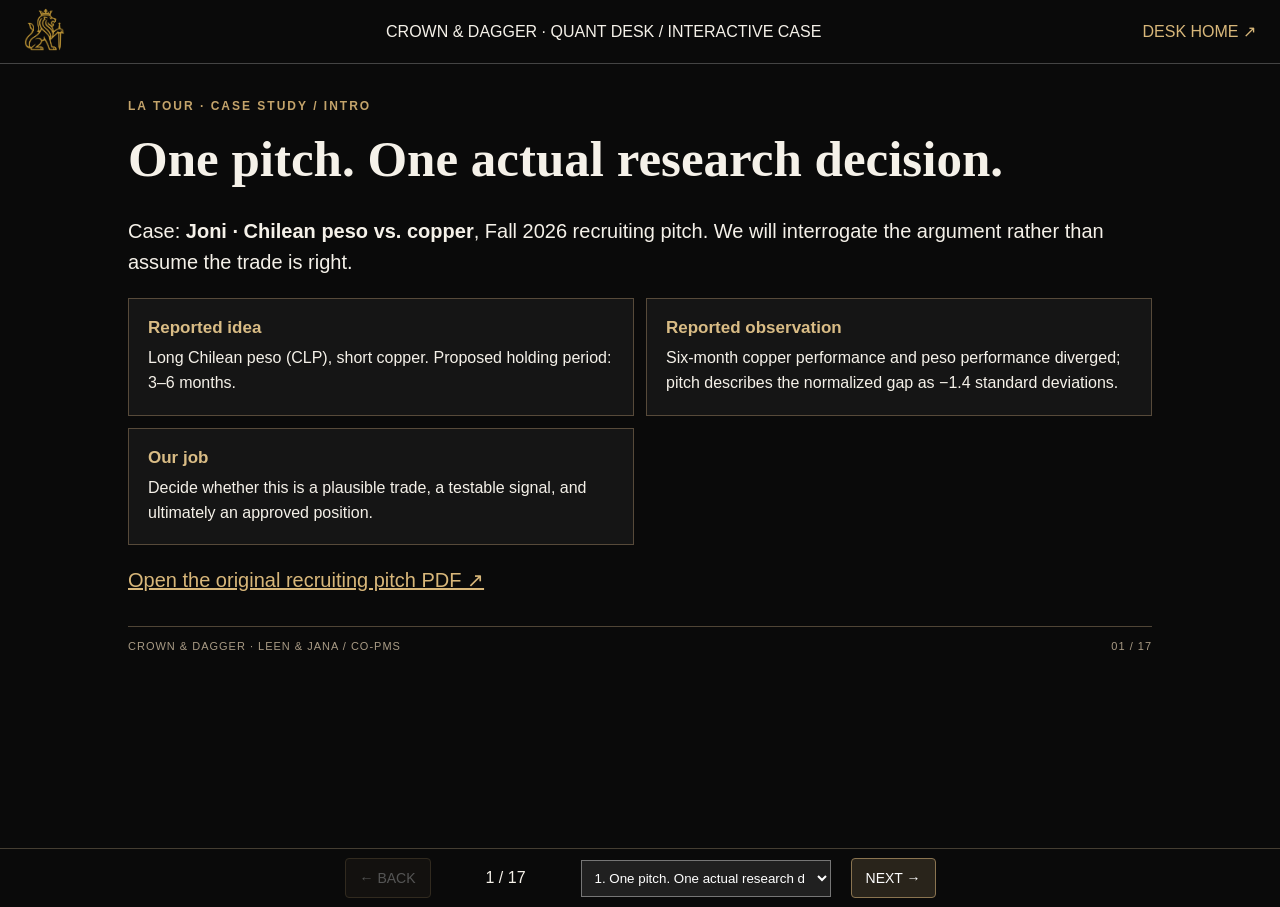
<file: lectures/03-pitch-to-trade.html>
<!doctype html><html lang="en"><head><meta charset="utf-8"><meta name="viewport" content="width=device-width,initial-scale=1"><title>La Tour · From Pitch to Trade</title><style>*{box-sizing:border-box}body{margin:0;background:#0a0a0a;color:#f5f1e9;font-family:Arial,Helvetica,sans-serif}a{color:#d8b77a}header{height:64px;display:flex;justify-content:space-between;align-items:center;padding:12px 24px;border-bottom:1px solid #444}header img{height:44px;max-width:75px;object-fit:contain}header a{text-decoration:none}.slide{display:none;min-height:calc(100vh - 116px);max-width:1100px;margin:auto;padding:35px 38px 72px;position:relative}.slide.active{display:block}.kicker{color:#c4a46b;letter-spacing:2px;font-size:12px;font-weight:700}.slide h2{font-family:Georgia,serif;font-size:clamp(28px,4vw,51px);margin:18px 0 28px;line-height:1.12}.slide p{font-size:clamp(15px,1.6vw,20px);line-height:1.55;max-width:1000px}.cols{display:grid;grid-template-columns:repeat(2,minmax(0,1fr));gap:12px;margin:18px 0}.box{border:1px solid #574a3a;background:#151515;padding:19px}.box h3{color:#d9bc85;font-size:17px;margin:0 0 8px}.box p{font-size:16px;margin:0}.formula{font-family:Georgia,serif;font-size:clamp(20px,3vw,32px);text-align:center;padding:20px;background:#1a1815;border:1px solid #756448}pre{overflow:auto;background:#1a1a1a;border:1px solid #51422e;padding:18px;font-size:15px;line-height:1.55}code{color:#e8d8b7}.question{background:#1c1a16;border-left:4px solid #bf9d63;padding:18px;margin:22px 0}.question b{font-size:17px}.answers{display:flex;flex-wrap:wrap;gap:9px;margin:15px 0}.answers button,.nav button{cursor:pointer;border:1px solid #8a7450;background:#29241b;color:#fff;padding:11px 14px;border-radius:4px;font-size:14px}.answers button.correct{background:#25492e;border-color:#71a97b}.answers button.wrong{background:#652f2c;border-color:#cb7771}.feedback{font-size:15px;color:#ddd}.control{max-width:660px;margin:13px 0}.control label{display:flex;justify-content:space-between;gap:14px}.control output{color:#e0c087;font-weight:bold}.control input{width:100%;accent-color:#c6a26a}.result{background:#211d16;padding:14px 20px;border:1px solid #806c49;font-size:19px;margin:15px 0}.check{display:block;margin:12px 0;font-size:17px}.check input{accent-color:#bfa16d}.foot{position:relative;margin-top:30px;border-top:1px solid #504536;display:flex;justify-content:space-between;padding-top:13px;color:#a99b85;font-size:11px;letter-spacing:1px}.nav{border-top:1px solid #453e32;display:flex;align-items:center;justify-content:center;gap:20px;padding:9px}.nav span{min-width:110px;text-align:center}.nav button:disabled{opacity:.3;cursor:default}#toc{max-width:250px;background:#202020;color:#fff;padding:9px} @media(max-width:650px){.slide{padding:20px 17px}.cols{grid-template-columns:1fr}.box{padding:12px}header{padding:6px 12px}header span{font-size:12px}.nav{gap:7px}.nav button{padding:9px}}</style></head><body><header><a href="../index.html"><img src="../assets/cd-logo.png" alt="Crown & Dagger"></a><span>CROWN & DAGGER · QUANT DESK / INTERACTIVE CASE</span><a href="../index.html">DESK HOME ↗</a></header><main><section class="slide" data-title="One pitch. One actual research decision."><div class="kicker">LA TOUR · CASE STUDY / INTRO</div><h2>One pitch. One actual research decision.</h2><p>Case: <b>Joni · Chilean peso vs. copper</b>, Fall 2026 recruiting pitch. We will interrogate the argument rather than assume the trade is right.</p><div class="cols"><div class="box"><h3>Reported idea</h3><p>Long Chilean peso (CLP), short copper. Proposed holding period: 3–6 months.</p></div><div class="box"><h3>Reported observation</h3><p>Six-month copper performance and peso performance diverged; pitch describes the normalized gap as −1.4 standard deviations.</p></div><div class="box"><h3>Our job</h3><p>Decide whether this is a plausible trade, a testable signal, and ultimately an approved position.</p></div></div><p><a href="../recruiting/fall-2026/Joni.pdf" target="_blank" rel="noopener">Open the original recruiting pitch PDF ↗</a></p><div class="foot"><span>CROWN & DAGGER · LEEN & JANA / CO-PMS</span><span>01 / 17</span></div></section><section class="slide" data-title="What exactly are we trading?"><div class="kicker">LA TOUR · CASE STUDY / 01</div><h2>What exactly are we trading?</h2><div class="cols"><div class="box"><h3>CLP / USDCLP</h3><p>CLP is the Chilean peso. USDCLP means pesos per US dollar: <b>USDCLP falling means the peso strengthens</b>.</p></div><div class="box"><h3>Copper</h3><p>Commodity futures reflect the market price of copper; futures are contracts, not shares of a company.</p></div><div class="box"><h3>Pair / relative value</h3><p>A long CLP + short copper trade bets on their <b>relative performance</b>, not simply on a stronger economy.</p></div></div><div class="question"><b>USDCLP moves from 990 to 950. What happened?</b><div class="answers" data-right="0" data-explain="Fewer pesos are needed to buy one US dollar, so CLP strengthened."><button type="button">The peso strengthened</button><button type="button">The peso weakened</button><button type="button">Copper increased</button></div><div class="feedback" aria-live="polite">Choose one answer.</div></div><div class="foot"><span>CROWN & DAGGER · LEEN & JANA / CO-PMS</span><span>02 / 17</span></div></section><section class="slide" data-title="From economic story to hypothesis"><div class="kicker">LA TOUR · CASE STUDY / 02</div><h2>From economic story to hypothesis</h2><p>The pitch argues: Chile exports copper → stronger copper prices may improve Chilean export income → demand for pesos may rise. Yet USD strength, interest rates, and local mining volumes can break this relationship.</p><div class="cols"><div class="box"><h3>Economic hypothesis</h3><p>Holding other things equal, improved copper conditions may support CLP.</p></div><div class="box"><h3>Testable hypothesis</h3><p>When CLP substantially underperforms copper relative to an <b>estimated historical relationship</b>, does the subsequent hedged position have positive returns?</p></div></div><div class="question"><b>Which is an actual testable question?</b><div class="answers" data-right="1" data-explain="A quant question specifies observable predictors, target outcomes, and a horizon."><button type="button">Copper is important to Chile</button><button type="button">Do negative historical gap z-scores predict positive next-month hedged returns?</button><button type="button">The peso must eventually recover</button></div><div class="feedback" aria-live="polite">Choose one answer.</div></div><div class="foot"><span>CROWN & DAGGER · LEEN & JANA / CO-PMS</span><span>03 / 17</span></div></section><section class="slide" data-title="Why those data—and not random indicators?"><div class="kicker">LA TOUR · CASE STUDY / 03</div><h2>Why those data—and not random indicators?</h2><div class="cols"><div class="box"><h3>Target outcome</h3><p>Next 1-month / 3-month <b>hedged P&L</b>, not just whether CLP later rose.</p></div><div class="box"><h3>Price inputs</h3><p>Timestamped USDCLP and copper futures prices; use a continuous futures methodology with documented rolls.</p></div><div class="box"><h3>Controls</h3><p>Broad dollar moves, US/Chile yields, Chilean export/production data; only information available on decision date.</p></div><div class="box"><h3>Historical coverage</h3><p>The pitch references Dec 2003–Oct 2026 Yahoo Finance price data. <b>That dataset is not included</b> in this case study.</p></div></div><p>Do not confuse historical correlation with a forecast or use subsequently revised macro data as if it existed at trade entry.</p><div class="foot"><span>CROWN & DAGGER · LEEN & JANA / CO-PMS</span><span>04 / 17</span></div></section><section class="slide" data-title="The data table you actually need"><div class="kicker">LA TOUR · CASE STUDY / 04</div><h2>The data table you actually need</h2><p>One row per observation. Consistent dates, currency orientation and market-close conventions matter.</p><pre><code>date,usdclp,copper_settle,dxy,us2y,cl2y
2026-09-30,...,...,...,...,...
2026-10-01,...,...,...,...,...</code></pre><p>These rows are a <b>schema</b>, not actual observations. The first job is collecting licensed/historical data and checking missing dates, contract rolls, and release timestamps.</p><div class="question"><b>What is the correct peso price series for a return that rises as CLP strengthens?</b><div class="answers" data-right="1" data-explain="A USD-per-CLP series rises when CLP appreciates; alternatively take the negative log change in USDCLP."><button type="button">USDCLP</button><button type="button">1 / USDCLP</button><button type="button">Copper / USDCLP</button></div><div class="feedback" aria-live="polite">Choose one answer.</div></div><div class="foot"><span>CROWN & DAGGER · LEEN & JANA / CO-PMS</span><span>05 / 17</span></div></section><section class="slide" data-title="Turn prices into comparable returns"><div class="kicker">LA TOUR · CASE STUDY / 05</div><h2>Turn prices into comparable returns</h2><p>Price levels in different currencies cannot be subtracted meaningfully. Use returns, oriented consistently.</p><pre><code>import numpy as np
clp_usd = 1.0 / df["usdclp"]
clp_ret = np.log(clp_usd).diff()
cu_ret  = np.log(df["copper_settle"]).diff()</code></pre><p>For beginners: <b>log return ≈ percentage change</b> for small moves. A 1% CLP appreciation gives about +0.01; 1% copper appreciation gives about +0.01.</p><div class="question"><b>CLP weakens while copper rises. The CLP-minus-beta×copper residual is likely…</b><div class="answers" data-right="1" data-explain="CLP is falling relative to a positive copper move, pushing the residual downward."><button type="button">More positive</button><button type="button">More negative</button><button type="button">Always zero</button></div><div class="feedback" aria-live="polite">Choose one answer.</div></div><div class="foot"><span>CROWN & DAGGER · LEEN & JANA / CO-PMS</span><span>06 / 17</span></div></section><section class="slide" data-title="What does beta actually mean?"><div class="kicker">LA TOUR · CASE STUDY / 06</div><h2>What does beta actually mean?</h2><p>Estimate the relationship on a <b>past-only training window</b>:</p><div class="formula">r<sub>CLP,t</sub> = α + β r<sub>Cu,t</sub> + ε<sub>t</sub></div><p>Here β measures the historical sensitivity of CLP returns to copper returns. The pitch quotes β ≈ 0.15 (weekly regression). That figure is a <b>pitch claim to reproduce</b>, not an independently verified estimate.</p><div class="cols"><div class="box"><h3>β = 0.15 (example)</h3><p>A +1% weekly copper return is associated with about +0.15% CLP return, on average in the estimated sample.</p></div><div class="box"><h3>Not an order size</h3><p>A regression coefficient is not by itself a futures contract ratio. Contract multiplier, FX notional, volatility and funding matter.</p></div></div><div class="foot"><span>CROWN & DAGGER · LEEN & JANA / CO-PMS</span><span>07 / 17</span></div></section><section class="slide" data-title="Compute a dislocation score"><div class="kicker">LA TOUR · CASE STUDY / 07</div><h2>Compute a dislocation score</h2><p>A simplified research residual is <code>gₜ = R₍CLP,6m₎ − βₜ R₍Cu,6m₎</code>. Standardize relative to the training-window distribution:</p><div class="formula">zₜ = (gₜ − μ<sub>train</sub>) / σ<sub>train</sub></div><p>The pitch reports approximately <b>z = −1.4</b>. A negative value means the peso underperformed relative to this model. It does <b>not</b> prove the gap will close.</p><div class="question"><b>What does a −1.4 z-score establish?</b><div class="answers" data-right="1" data-explain="It measures distance from a historical average, under particular estimation choices."><button type="button">A guaranteed 9.5% profit</button><button type="button">A historically unusual negative residual under a particular model</button><button type="button">That copper will fall</button></div><div class="feedback" aria-live="polite">Choose one answer.</div></div><div class="foot"><span>CROWN & DAGGER · LEEN & JANA / CO-PMS</span><span>08 / 17</span></div></section><section class="slide" data-title="Interactive: build the signal"><div class="kicker">LA TOUR · CASE STUDY / 08</div><h2>Interactive: build the signal</h2><p>Move the hypothetical gap and beta assumptions. These are <b>illustrative input values</b>, not reconstructed pitch observations.</p><div class="control"><label>Observed six-month CLP log return <output id="clpout">−8.0%</output></label><input id="clp" type="range" min="-20" max="15" step="1" value="-8"></div><div class="control"><label>Observed six-month copper log return <output id="cuout">+18.0%</output></label><input id="cu" type="range" min="-15" max="35" step="1" value="18"></div><div class="control"><label>Historical beta <output id="betaout">0.15</output></label><input id="beta" type="range" min="0" max="0.6" step="0.05" value="0.15"></div><div class="result" id="gapresult" aria-live="polite"></div><p>To calculate a z-score, you still need a historically estimated μ and σ. A residual is not automatically a valid signal.</p><div class="foot"><span>CROWN & DAGGER · LEEN & JANA / CO-PMS</span><span>09 / 17</span></div></section><section class="slide" data-title="From signal to a pre-registered rule"><div class="kicker">LA TOUR · CASE STUDY / 09</div><h2>From signal to a pre-registered rule</h2><p>Before looking at final-period returns, the desk must state <b>when it enters, sizes, exits and stops</b>. For teaching only:</p><pre><code>if z_t <= -1.5 and validity_checks_pass:
    candidate = "LONG_CLP_SHORT_COPPER"
else:
    candidate = "NO_TRADE"</code></pre><p>The −1.5 threshold is an <b>illustrative test parameter</b>, not the pitch’s trade rule or a proven optimum. The reported −1.4 would not trigger it.</p><div class="question"><b>If z = −1.4 and the pre-registered entry threshold is −1.5, what is the mechanical decision?</b><div class="answers" data-right="1" data-explain="Rule discipline means you do not modify thresholds to force a desired trade."><button type="button">Enter now because it is close</button><button type="button">Do not enter</button><button type="button">Double position size</button></div><div class="feedback" aria-live="polite">Choose one answer.</div></div><div class="foot"><span>CROWN & DAGGER · LEEN & JANA / CO-PMS</span><span>10 / 17</span></div></section><section class="slide" data-title="Interactive: entry decision engine"><div class="kicker">LA TOUR · CASE STUDY / 10</div><h2>Interactive: entry decision engine</h2><p>Change assumptions and watch the status. This teaches why <b>finding a gap ≠ approval to trade</b>.</p><div class="control"><label>Gap z-score <output id="zout">−1.40</output></label><input id="z" type="range" min="-3.5" max="1" step="0.1" value="-1.4"></div><div class="control"><label>Entry threshold <output id="thout">−1.50</output></label><input id="th" type="range" min="-3" max="-0.5" step="0.1" value="-1.5"></div><label class="check"><input type="checkbox" id="tested"> Out-of-sample signal test passed</label><label class="check"><input type="checkbox" id="hedged"> Hedge notional and instruments verified</label><label class="check"><input type="checkbox" id="riskok"> Transaction costs and risk limits approved</label><div class="result" id="decision" aria-live="polite"></div><div class="foot"><span>CROWN & DAGGER · LEEN & JANA / CO-PMS</span><span>11 / 17</span></div></section><section class="slide" data-title="How do we size the two legs?"><div class="kicker">LA TOUR · CASE STUDY / 11</div><h2>How do we size the two legs?</h2><p>The pitch gives a β-hedged expression: <b>long CLP / short copper</b>. Actual implementation requires an explicit translation into dollar notionals and contract counts.</p><pre><code># Conceptual; NOT broker-ready code
clp_usd_notional = 100_000   # illustrative
copper_usd_exposure = beta * clp_usd_notional
# Compute futures contracts only after accounting for
# copper price, contract multiplier, and FX convention.</code></pre><p>A short copper position may offset a copper-sensitive component of CLP returns, but <b>FX and futures risk are not completely hedged</b>. Margin, carry, liquidity and gap risk remain.</p><div class="foot"><span>CROWN & DAGGER · LEEN & JANA / CO-PMS</span><span>12 / 17</span></div></section><section class="slide" data-title="Backtest: test a rule, not a chart"><div class="kicker">LA TOUR · CASE STUDY / 12</div><h2>Backtest: test a rule, not a chart</h2><p>Every daily backtest decision must use information known <b>before</b> the return being scored.</p><pre><code>signal = (zscore <= -1.5).astype(int)
position = signal.shift(1).fillna(0)
# Toy return decomposition: use correctly sized leg returns
gross = position * (clp_ret - hedge_weight * cu_ret)
turnover = position.diff().abs().fillna(position.abs())
net = gross - turnover * cost_per_turn</code></pre><p>This is an <b>explanatory simplified backtest</b>. Real CLP funding, copper futures rolls, margin and instrument execution timing require additional modeling.</p><div class="foot"><span>CROWN & DAGGER · LEEN & JANA / CO-PMS</span><span>13 / 17</span></div></section><section class="slide" data-title="What would convince us?"><div class="kicker">LA TOUR · CASE STUDY / 13</div><h2>What would convince us?</h2><div class="cols"><div class="box"><h3>Evidence FOR</h3><p>Positive chronological out-of-sample performance after costs; stable signal across regimes; sensible economics; realizable instruments.</p></div><div class="box"><h3>Evidence AGAINST</h3><p>The score does not forecast convergence; only works under tuned lookbacks; disappears after funding/roll costs; dominated by DXY or rates risk.</p></div><div class="box"><h3>Compare with</h3><p>No-trade, long-CLP alone, short-copper alone, and simpler dollar/rates-conditioned alternatives.</p></div><div class="box"><h3>Ask about</h3><p>Maximum drawdown, worst period, turnover, exposure concentration, crash behavior and data leakage.</p></div></div><div class="question"><b>Which comparison is most revealing?</b><div class="answers" data-right="1" data-explain="A hedge might appear clever but add no incremental value versus a simpler position."><button type="button">Our winning backtest against itself</button><button type="button">The hedged pair vs both individual legs and simpler baselines</button><button type="button">Only an in-sample Sharpe ratio</button></div><div class="feedback" aria-live="polite">Choose one answer.</div></div><div class="foot"><span>CROWN & DAGGER · LEEN & JANA / CO-PMS</span><span>14 / 17</span></div></section><section class="slide" data-title="Interactive: act as investment committee"><div class="kicker">LA TOUR · CASE STUDY / 14</div><h2>Interactive: act as investment committee</h2><p>Given only the reported pitch gap of −1.4σ, β ≈ 0.15, and a proposed trade—<b>without verified point-in-time backtests or implementable hedge sizing</b>—what should you approve?</p><div class="question"><b>Choose the defensible desk decision.</b><div class="answers" data-right="1" data-explain="The idea is testable, but current evidence alone does not establish a reliable tradable edge."><button type="button">Deploy fund capital immediately</button><button type="button">Approve continued research and paper-trading validation, not a live position</button><button type="button">Reject all future research into CLP and copper</button></div><div class="feedback" aria-live="polite">Choose one answer.</div></div><div class="cols"><div class="box"><h3>Current research decision</h3><p>RESEARCH CANDIDATE — not live-trade approved.</p></div><div class="box"><h3>Next gate</h3><p>Rebuild dataset, reproduce beta/z-score, specify execution and show out-of-sample net performance.</p></div></div><div class="foot"><span>CROWN & DAGGER · LEEN & JANA / CO-PMS</span><span>15 / 17</span></div></section><section class="slide" data-title="Three teams: one case, parallel execution"><div class="kicker">LA TOUR · CASE STUDY / 15</div><h2>Three teams: one case, parallel execution</h2><div class="cols"><div class="box"><h3>Team A · Data & Signals</h3><p>Obtain timestamps, orient CLP correctly, roll copper futures, implement rolling regression and gap z-score. Output: signal table.</p></div><div class="box"><h3>Team B · Validation</h3><p>Create chronologically split backtests and benchmarks; stress costs, lookback and regimes. Output: validation report.</p></div><div class="box"><h3>Team C · Portfolio & Risk</h3><p>Convert sensitivity into investable notionals, model drawdowns/funding, and propose sizing/stops. Output: trade specification.</p></div></div><p><b>Shared contract:</b> Team A outputs <code>date,zscore,beta</code>. Team B consumes the file; Team C separately designs execution sizing. Work in parallel with a provided placeholder fixture until the signals are ready.</p><div class="foot"><span>CROWN & DAGGER · LEEN & JANA / CO-PMS</span><span>16 / 17</span></div></section><section class="slide" data-title="What each team presents next week"><div class="kicker">LA TOUR · CASE STUDY / 16</div><h2>What each team presents next week</h2><p>Six-slide research defense: <b>(1) question, (2) economics, (3) dataset, (4) signal/model, (5) evidence and failure modes, (6) decision</b>.</p><div class="cols"><div class="box"><h3>Beginners</h3><p>Define each field, reproduce one calculation, check FX direction, label assumptions.</p></div><div class="box"><h3>Experienced analysts</h3><p>Implement the rolling estimation, robust testing, contract sizing and failure diagnostics.</p></div><div class="box"><h3>Co-PMs</h3><p>Challenge unearned assumptions; choose REJECT / RESEARCH / PAPER TRADE / LIVE REVIEW.</p></div></div><p><a href="02-sprint-walkthrough.html">Continue to the general Sprint 01 coding walkthrough ↗</a> · <a href="../recruiting/fall-2026/Joni.pdf" target="_blank" rel="noopener">Original Joni pitch PDF ↗</a></p><div class="foot"><span>CROWN & DAGGER · LEEN & JANA / CO-PMS</span><span>17 / 17</span></div></section></main><div class="nav"><button id="prev">← BACK</button><span id="count"></span><select aria-label="Jump to slide" id="toc"></select><button id="next">NEXT →</button></div><script>const slides=[...document.querySelectorAll('.slide')];let at=0;const count=document.querySelector('#count'),selector=document.querySelector('#toc');slides.forEach((s,i)=>{let o=document.createElement('option');o.value=i;o.textContent=(i+1)+'. '+s.dataset.title;selector.append(o)});function go(n){at=Math.max(0,Math.min(slides.length-1,n));slides.forEach((s,i)=>s.classList.toggle('active',i===at));count.textContent=(at+1)+' / '+slides.length;selector.value=at;document.querySelector('#prev').disabled=at===0;document.querySelector('#next').disabled=at===slides.length-1;location.hash='slide-'+(at+1);window.scrollTo(0,0)}document.querySelector('#prev').onclick=()=>go(at-1);document.querySelector('#next').onclick=()=>go(at+1);selector.onchange=()=>go(+selector.value);document.addEventListener('keydown',e=>{if(e.target.matches('input,select,button'))return;if(e.key==='ArrowRight'||e.key===' ')go(at+1);if(e.key==='ArrowLeft')go(at-1)});document.querySelectorAll('.answers').forEach(a=>{a.querySelectorAll('button').forEach((b,i)=>b.onclick=()=>{const right=Number(a.dataset.right);a.querySelectorAll('button').forEach((btn,j)=>{btn.classList.toggle('correct',j===right);btn.classList.toggle('wrong',j===i&&i!==right)});a.nextElementSibling.textContent=(i===right?'Correct. ':'Not quite. ')+a.dataset.explain})});function calc(){let clp=+document.querySelector('#clp').value,cu=+document.querySelector('#cu').value,b=+document.querySelector('#beta').value;document.querySelector('#clpout').textContent=clp.toFixed(1)+'%';document.querySelector('#cuout').textContent=(cu>=0?'+':'')+cu.toFixed(1)+'%';document.querySelector('#betaout').textContent=b.toFixed(2);document.querySelector('#gapresult').textContent='Illustrative six-month gap = '+(clp-b*cu).toFixed(2)+' percentage points (CLP return − beta × copper return)'}['clp','cu','beta'].forEach(id=>document.getElementById(id).oninput=calc);calc();function decide(){const z=+document.querySelector('#z').value,t=+document.querySelector('#th').value;document.querySelector('#zout').textContent=z.toFixed(2);document.querySelector('#thout').textContent=t.toFixed(2);const eligible=z<=t;const checks=['tested','hedged','riskok'].every(x=>document.getElementById(x).checked);document.querySelector('#decision').textContent=!eligible?'NO ENTRY — signal fails pre-set threshold':!checks?'RESEARCH / PAPER VALIDATION — candidate signal, but missing checks':'ELIGIBLE FOR FORMAL INVESTMENT COMMITTEE REVIEW — not automatic live trade'}['z','th','tested','hedged','riskok'].forEach(id=>document.getElementById(id).addEventListener('input',decide));decide();go(Number((location.hash.match(/slide-(\d+)/)||[])[1]||1)-1);</script></body></html>
</file>
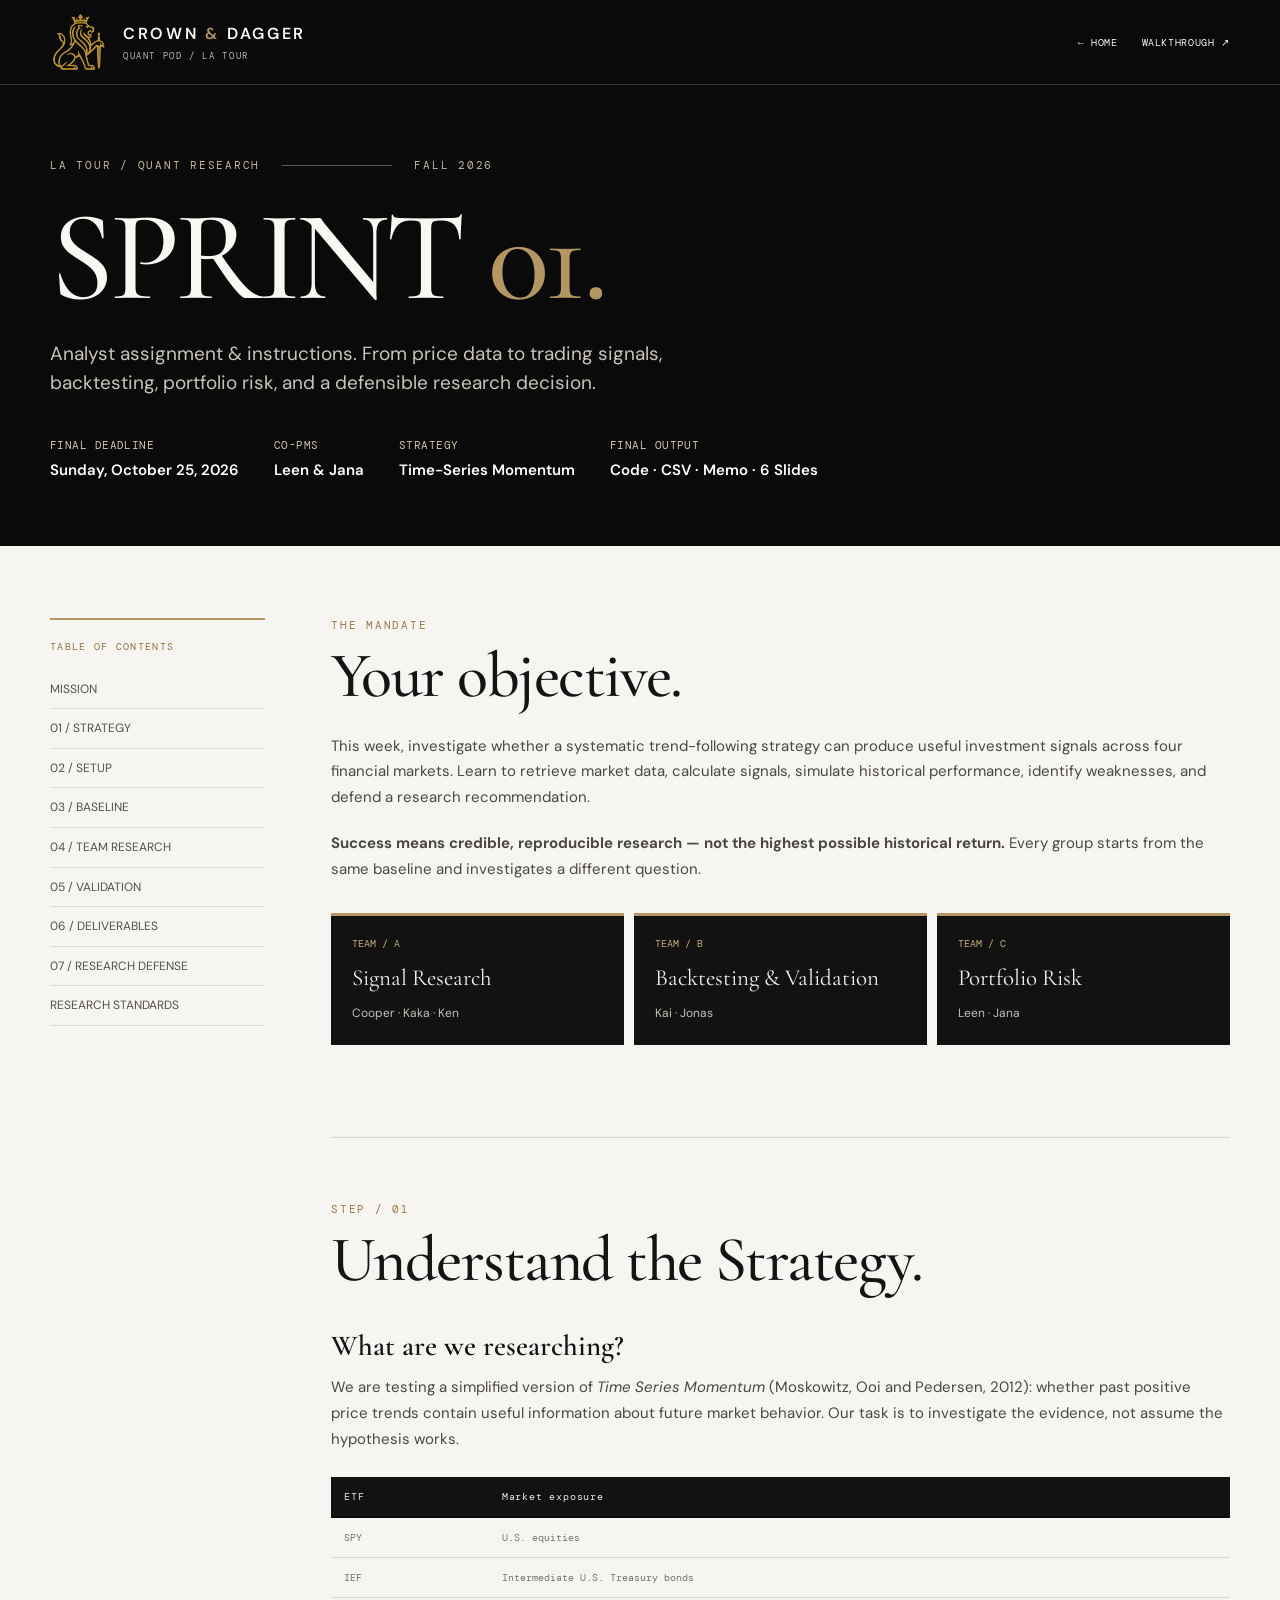
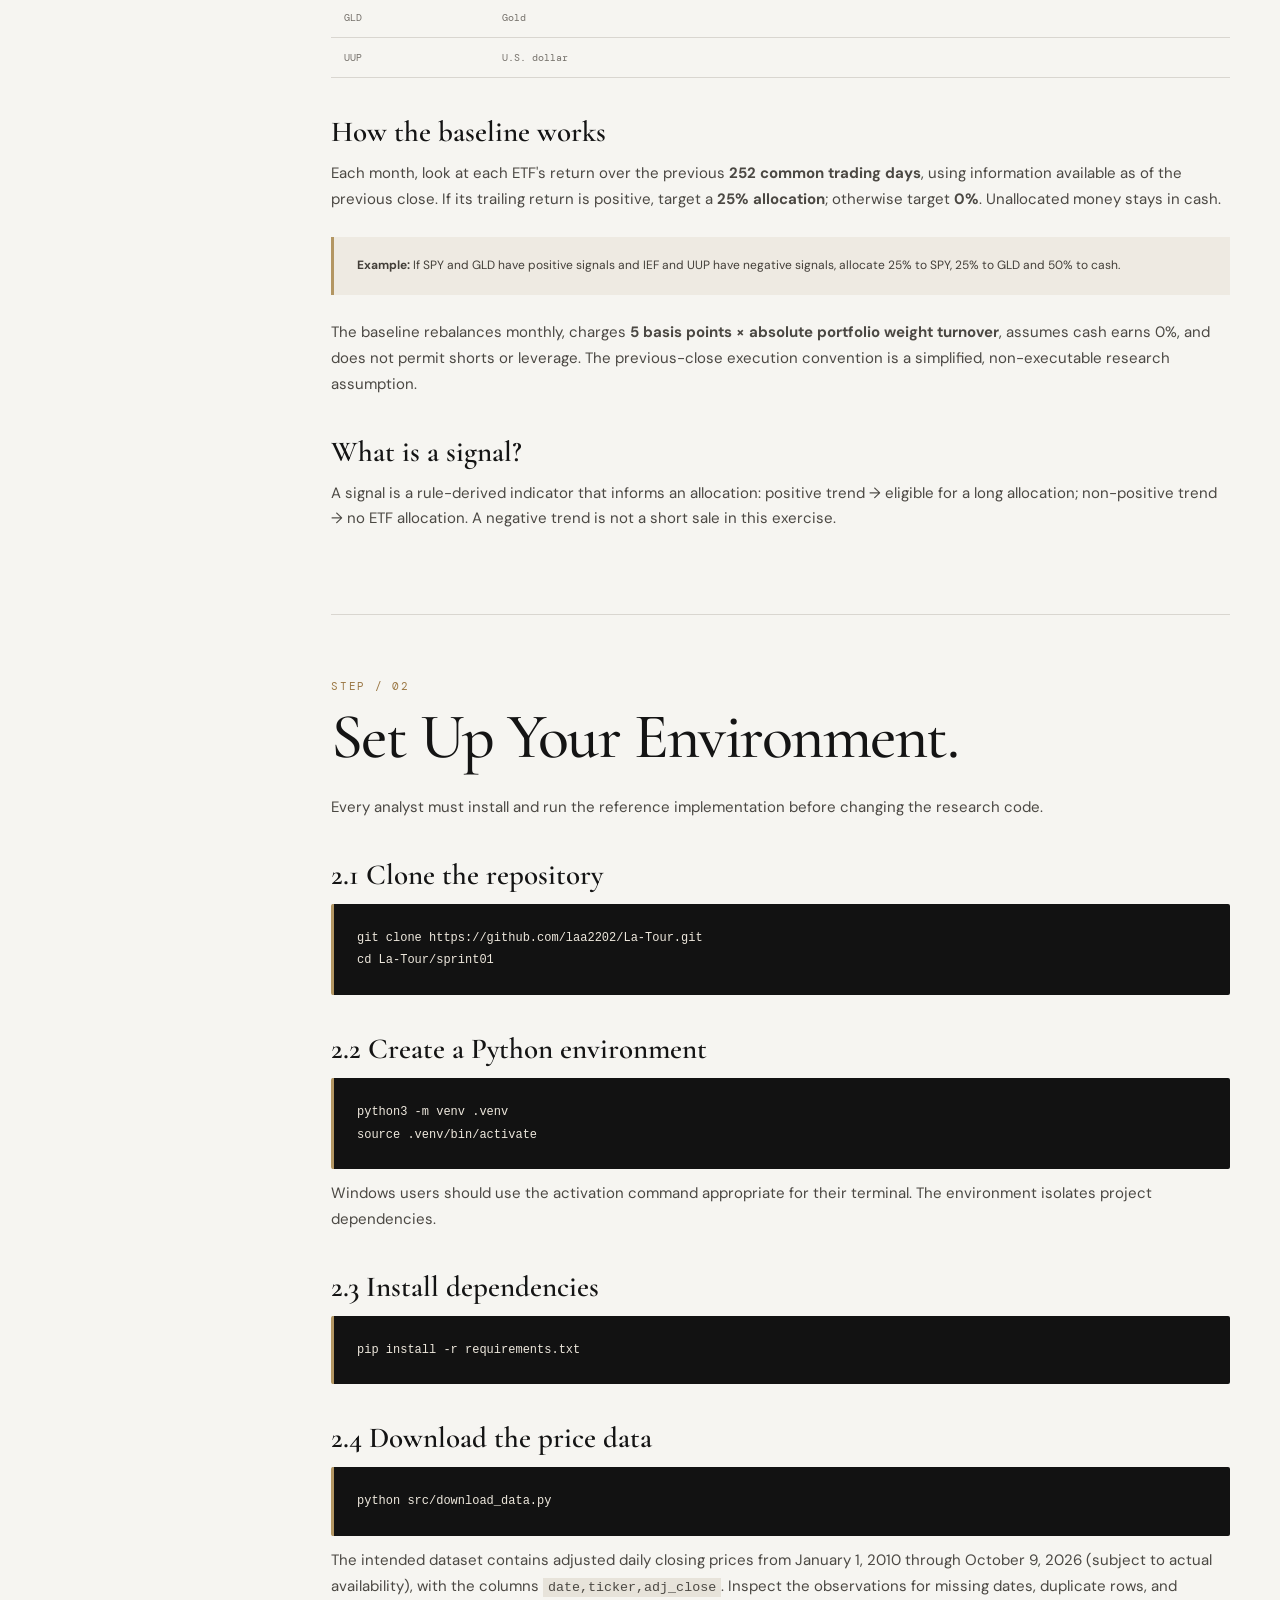
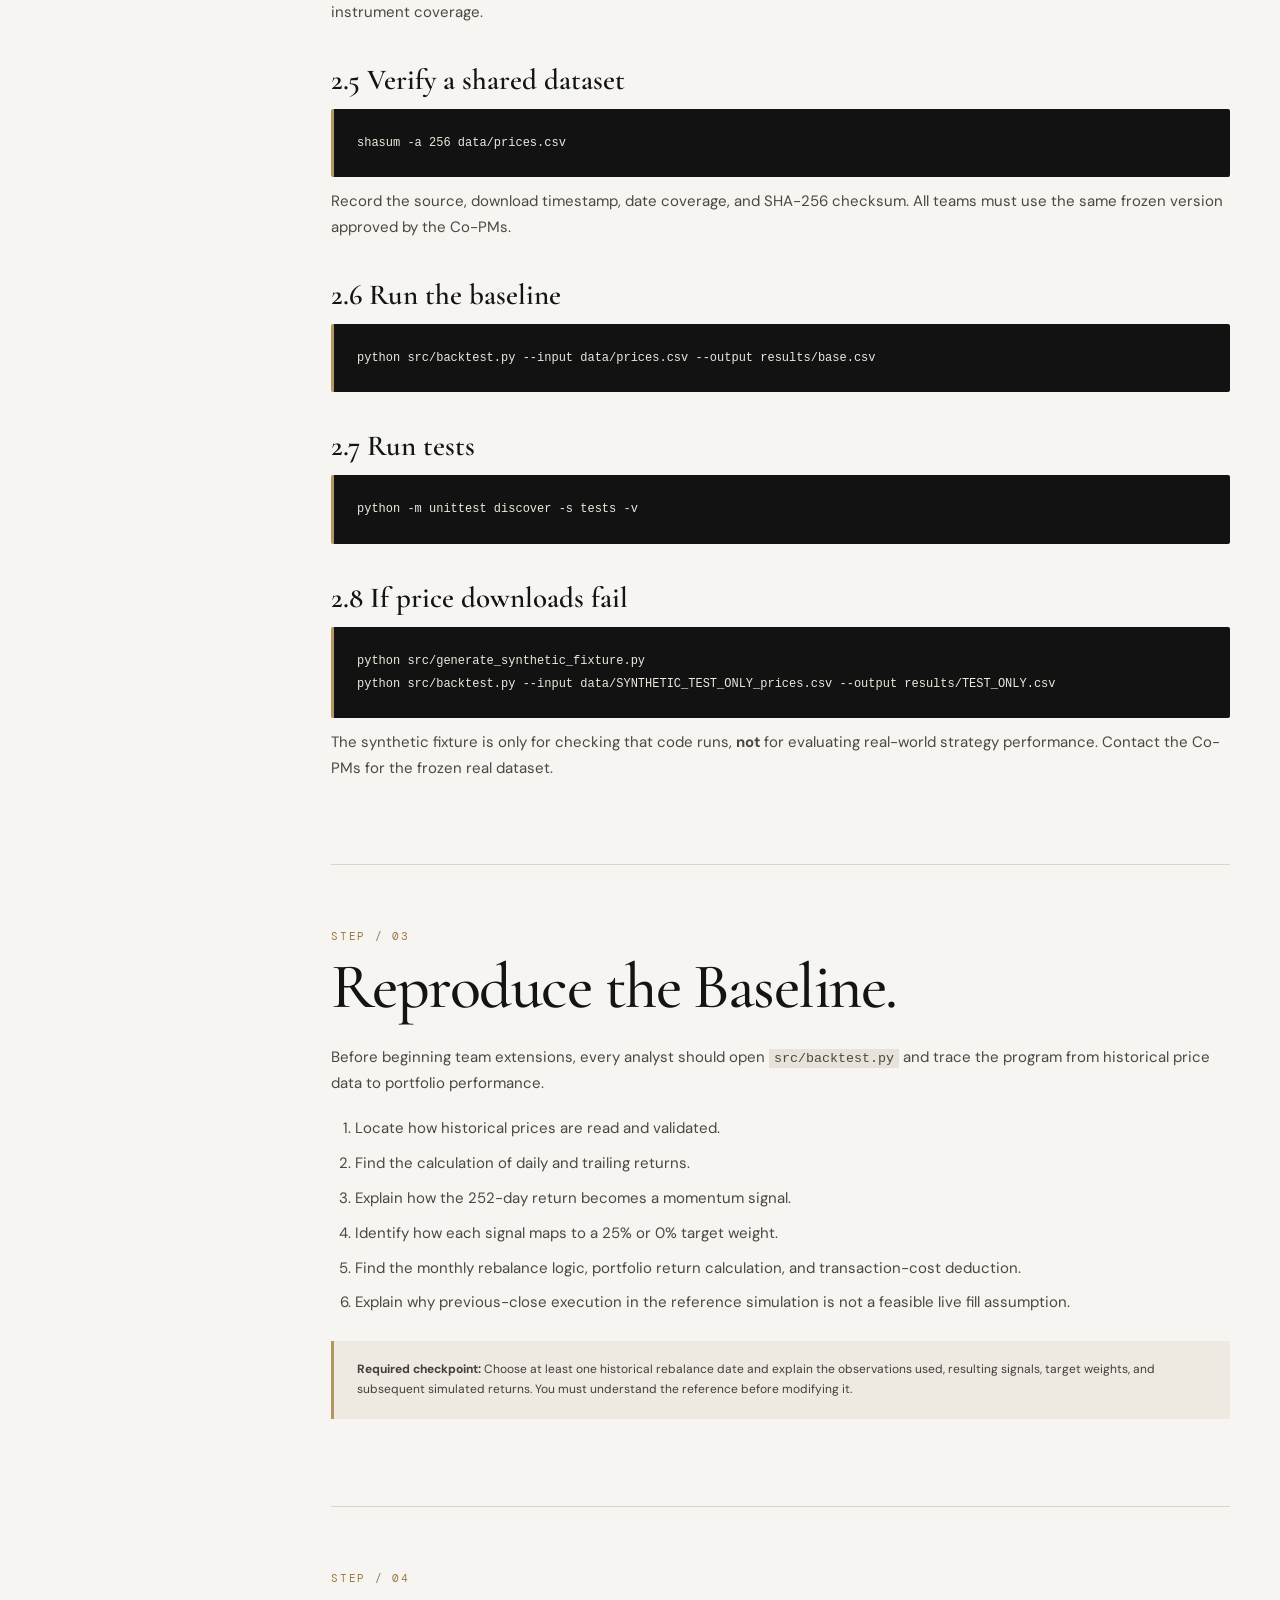
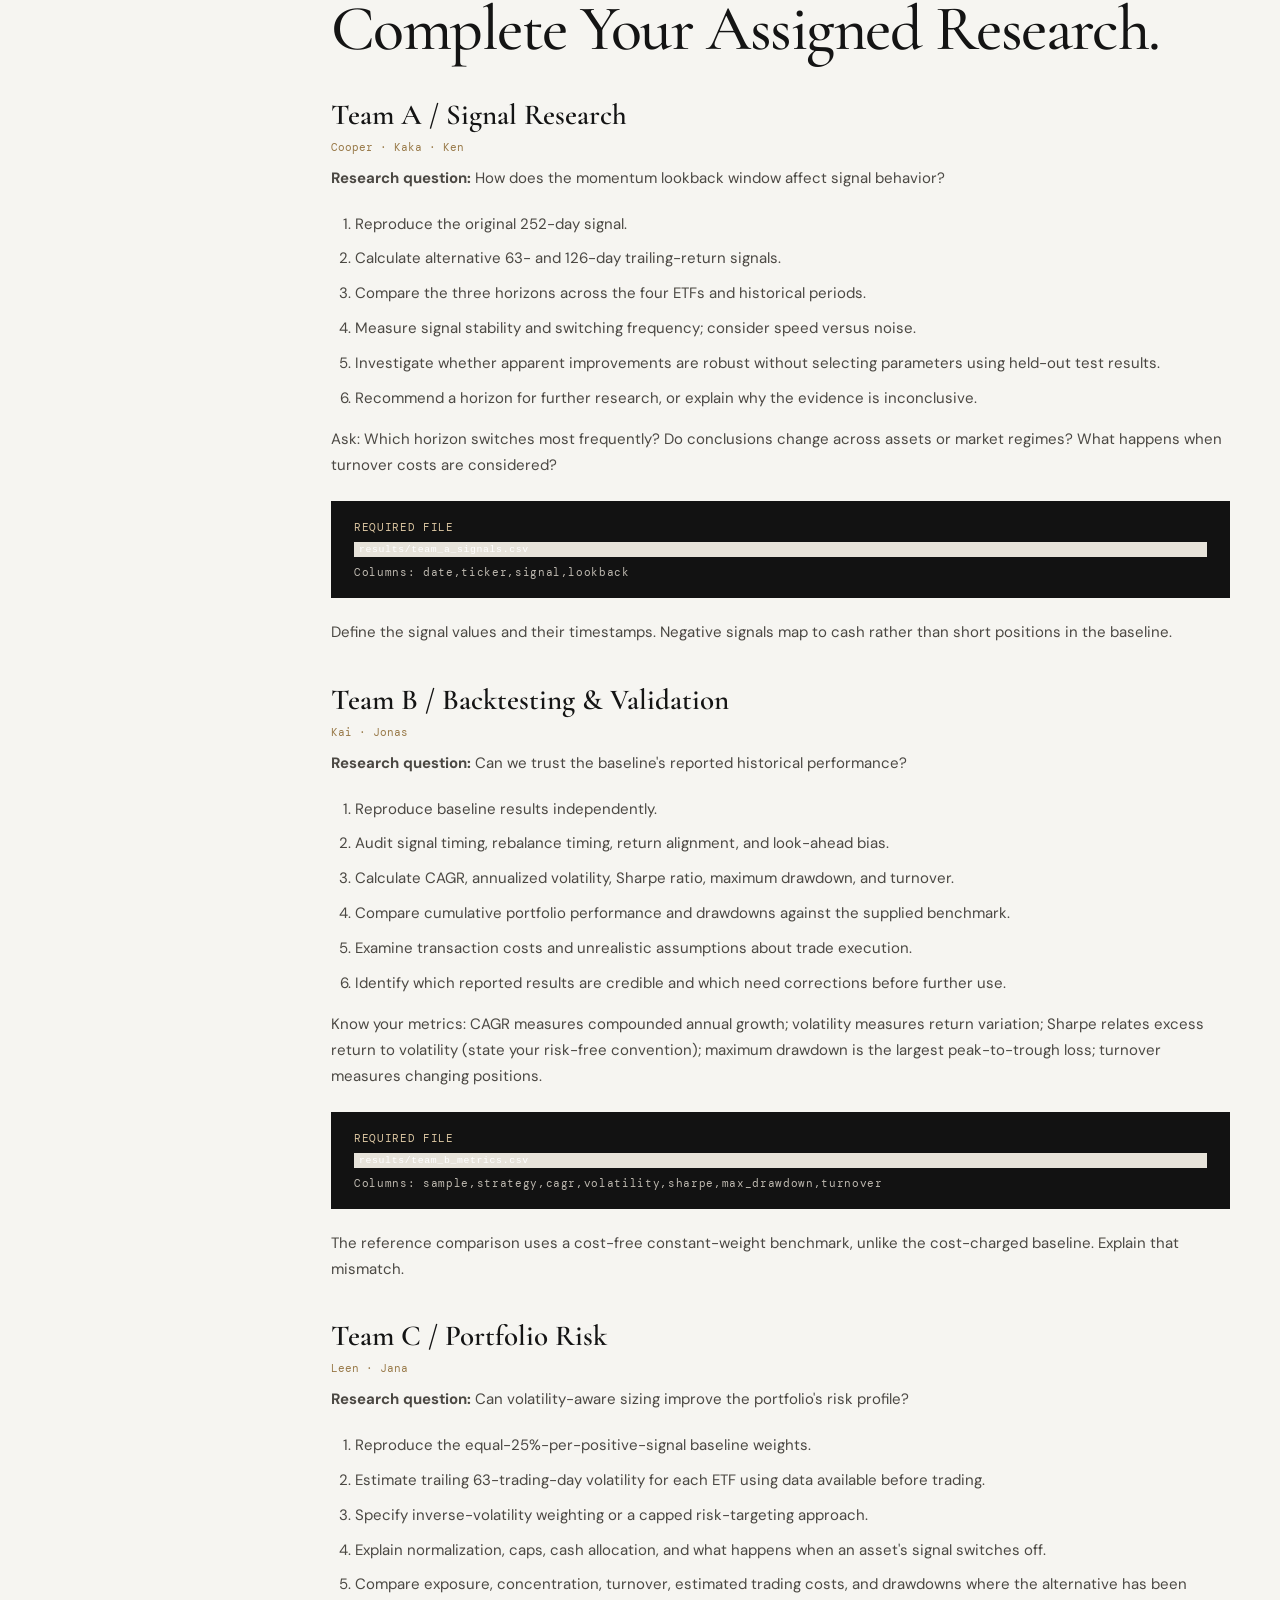
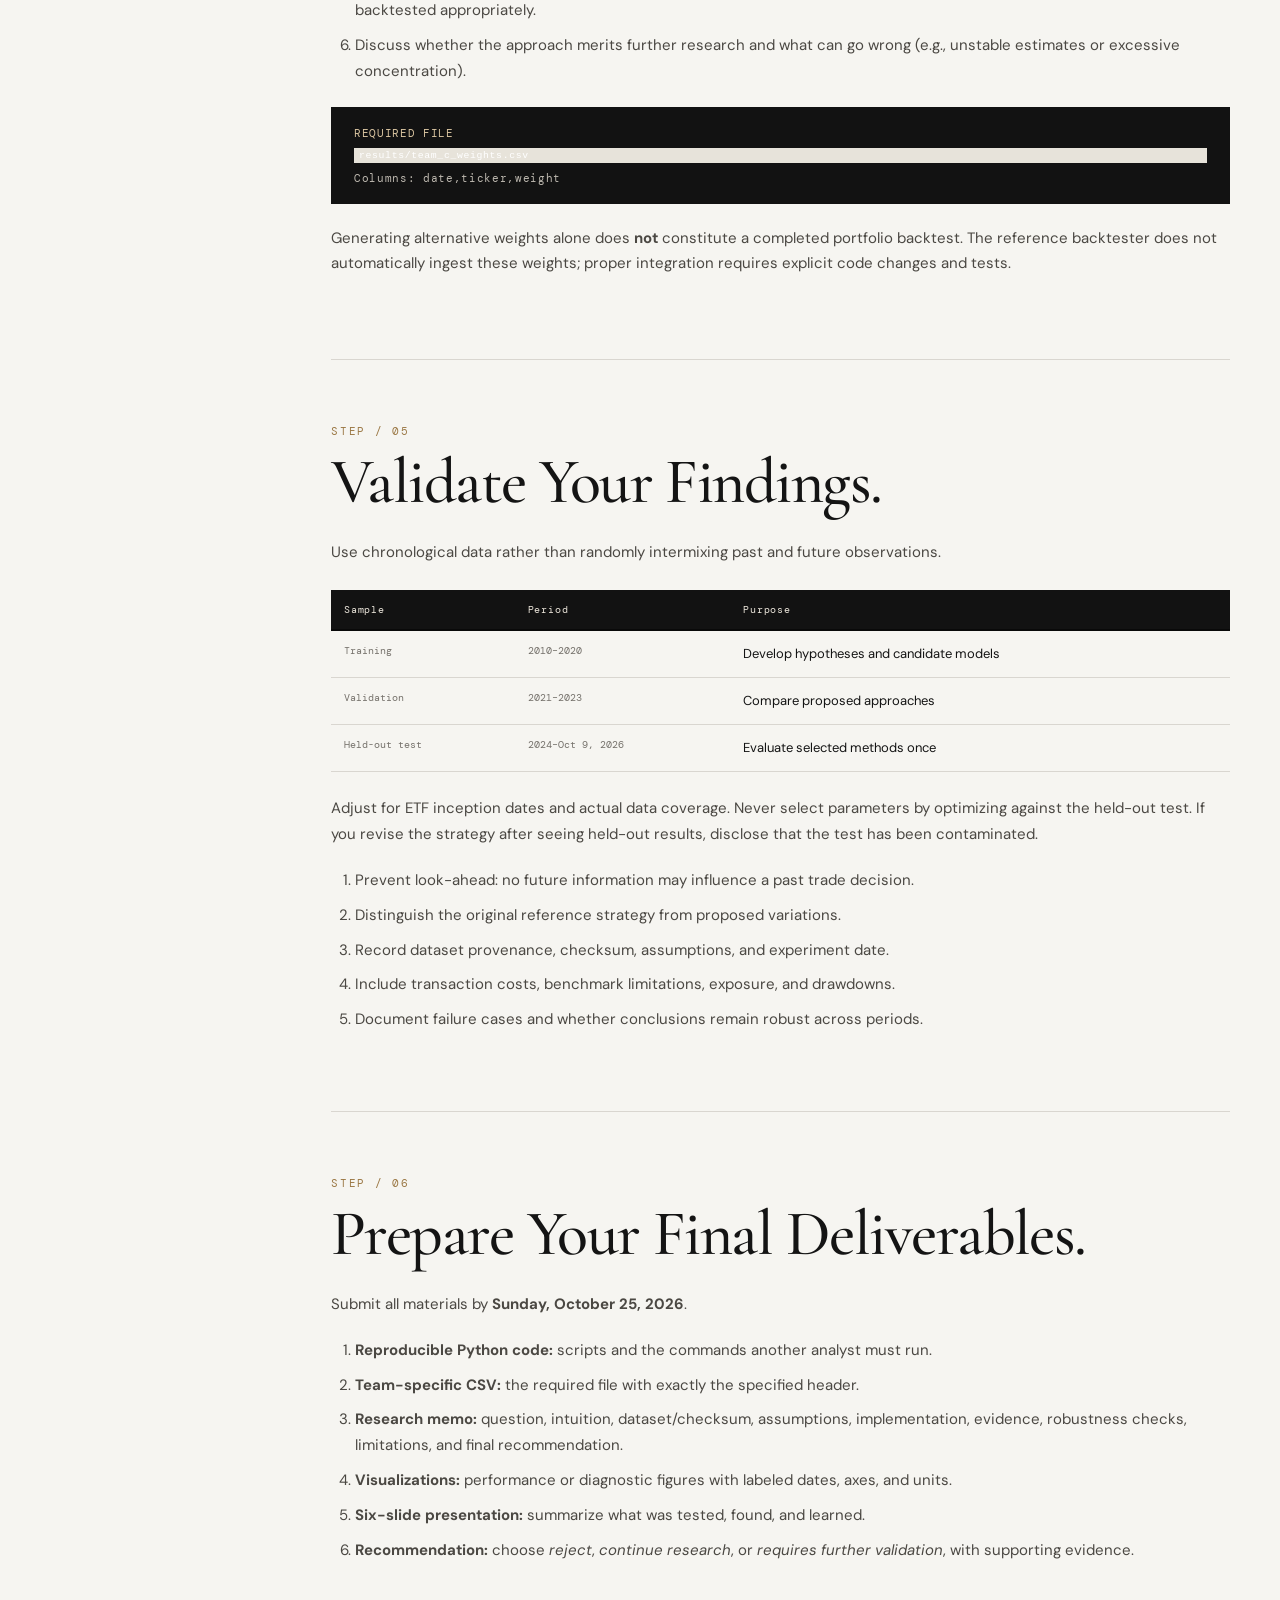
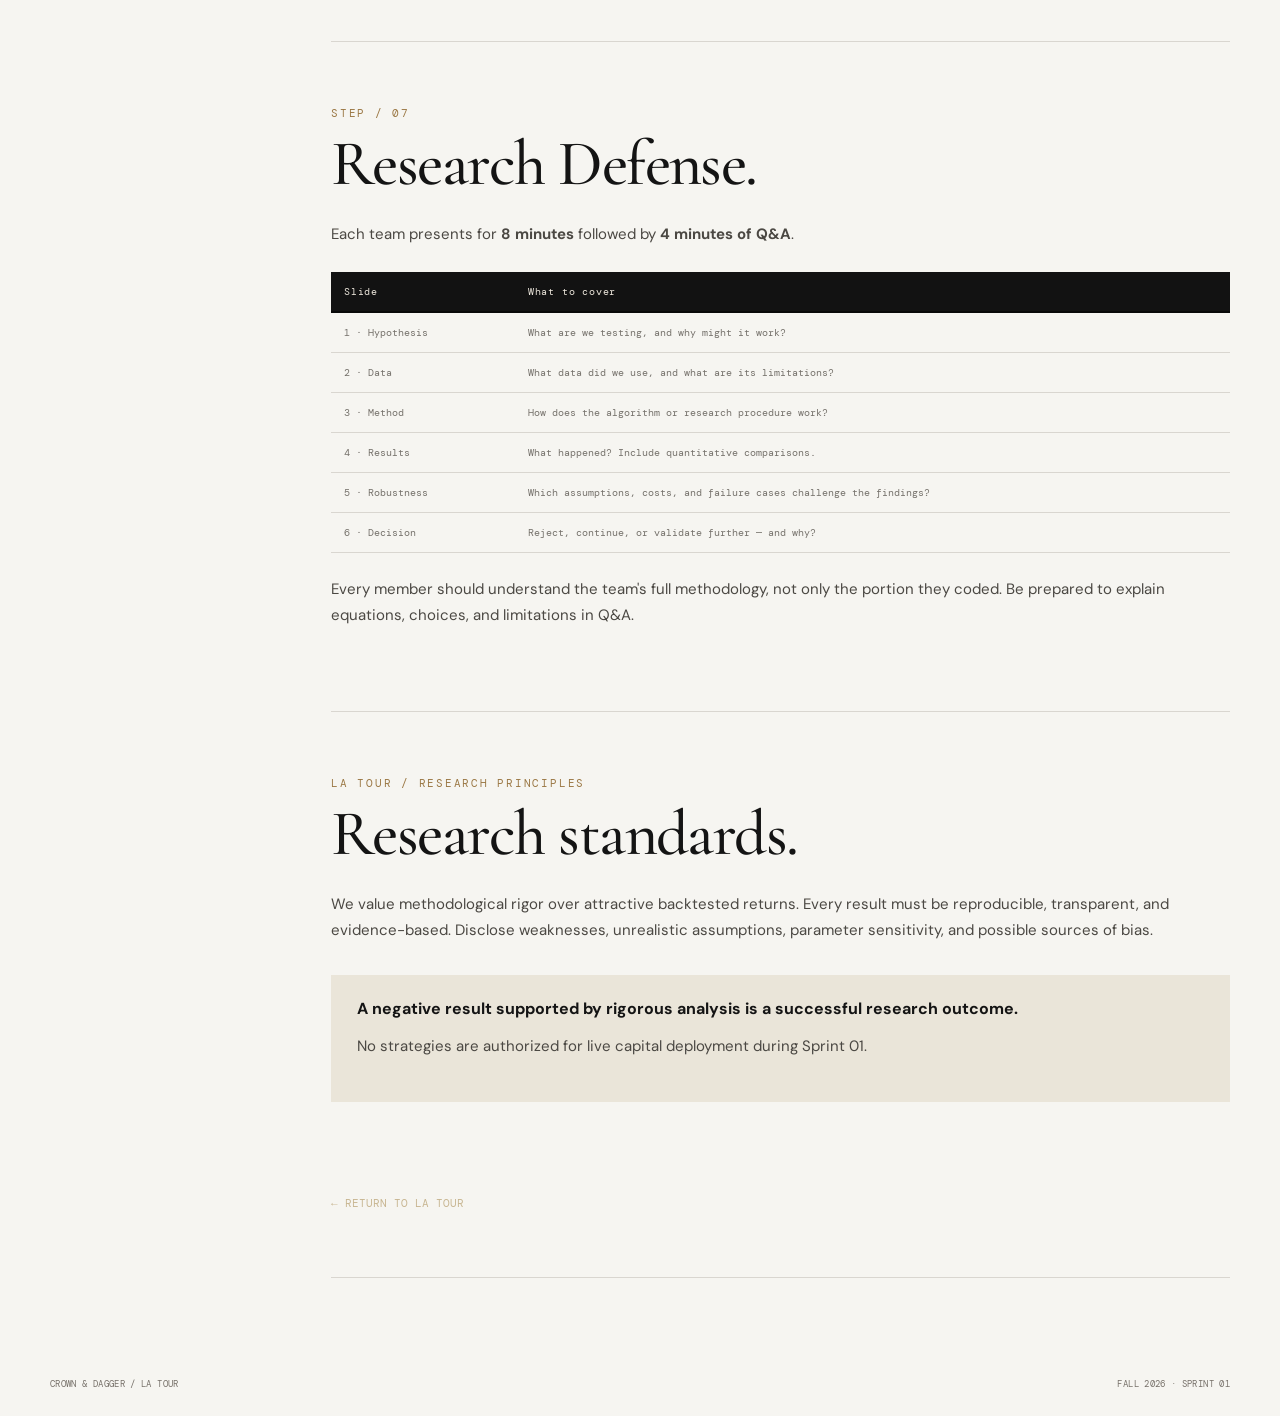
<file: sprint01/instructions.html>
<!doctype html>
<html lang="en"><head><meta charset="utf-8"><meta name="viewport" content="width=device-width, initial-scale=1">
<meta name="theme-color" content="#0a0a0a"><title>SPRINT 01 — Analyst Instructions | LA TOUR</title>
<link rel="stylesheet" href="../style.css">
<style>
:root{--paper:#f6f5f1;--ink:#141414;--gold:#b39662}
body{background:var(--paper)}.instructions-hero{background:#0a0a0a;color:#f9f7f2;padding:72px 0 66px}
.instructions-hero h1{font:500 clamp(65px,10vw,134px)/.88 'Cormorant Garamond',Georgia,serif;letter-spacing:-.035em;margin:28px 0 24px}
.instructions-hero h1 span{color:var(--gold)}.lead{font-size:19px;max-width:690px;color:#c9c4bb}
.meta-strip{display:flex;flex-wrap:wrap;gap:15px 35px;margin-top:40px;font:11px 'DM Mono',monospace;letter-spacing:.04em;color:#d1c4b0}
.meta-strip strong{display:block;color:white;font:600 15px 'DM Sans',sans-serif;margin-top:8px;letter-spacing:0}
.instruction-layout{display:grid;grid-template-columns:215px minmax(0,1fr);gap:66px;align-items:start;padding-top:72px}
.side{position:sticky;top:112px;border-top:2px solid #b39662;padding-top:20px}.side strong{display:block;font:10px 'DM Mono',monospace;color:#927343;letter-spacing:.13em;margin-bottom:17px}
.side a{display:block;font-size:12px;padding:10px 0;border-bottom:1px solid #dedbd3;color:#54504c}.side a:hover{color:#9e793e}
.content section{padding-bottom:62px;margin-bottom:64px;border-bottom:1px solid #d9d6d0;scroll-margin-top:115px}
.kicker{font:11px 'DM Mono',monospace;color:#9b7845;letter-spacing:.16em}
.content h2{font:500 clamp(43px,5vw,68px)/1 'Cormorant Garamond',Georgia,serif;letter-spacing:-.024em;margin:12px 0 26px}
.content h3{font:600 29px 'Cormorant Garamond',Georgia,serif;margin:36px 0 12px}
.content p,.content li{color:#4b4843;line-height:1.72;font-size:15px}.content p{margin:12px 0 20px}
.content ol,.content ul{padding-left:24px}.content li{margin:9px 0}
.content table{width:100%;border-collapse:collapse;margin:24px 0;font-size:13px}
.content th{text-align:left;background:#121212;color:#eee8dd;padding:13px}
.content td{padding:13px;border-bottom:1px solid #d9d6d0}
.content pre{white-space:pre;overflow-x:auto;background:#121212;color:#eee8dd;padding:23px;border-left:3px solid var(--gold);border-radius:2px;font:12px/1.8 'DM Mono',monospace}
.content :not(pre)>code{background:#e7e3da;padding:2px 5px;font-size:.89em;overflow-wrap:anywhere}
.note{background:#eeeae2;border-left:3px solid var(--gold);padding:19px 23px;margin:25px 0;color:#423e38;line-height:1.65}
.deliverable{background:#121212;color:#dac5a1;padding:19px 23px;margin:22px 0;font:11px 'DM Mono',monospace;letter-spacing:.06em;overflow-wrap:anywhere}
.deliverable code{display:block;font-size:15px;color:#fff;margin-top:8px}
.deliverable small{display:block;color:#beb9b0;font-size:11px;margin-top:8px}
.names{font:11px 'DM Mono',monospace;color:#987948;display:block;margin-top:8px}
.team-grid{display:grid;grid-template-columns:repeat(3,1fr);gap:10px;margin:30px 0}
.team-card{background:#121212;color:#f4f1eb;padding:21px;border-top:3px solid #b39662}
.team-card small{display:block;font:10px 'DM Mono',monospace;color:#c8ad7a}.team-card strong{display:block;font:23px 'Cormorant Garamond',serif;margin:14px 0 8px}.team-card span{font-size:12px;color:#c6c0b7}
.toplink{font:11px 'DM Mono',monospace;color:#c8b692;display:inline-block;margin-top:24px}
.last{background:#eae5d9;padding:22px 26px;margin:32px 0 70px}
@media(max-width:850px){.instruction-layout{display:block;padding-top:35px}.side{position:relative;top:auto;margin-bottom:55px}.side a{display:inline-block;margin-right:18px}.team-grid{grid-template-columns:1fr}}
</style></head><body>
<header class="site-header"><div class="wrap header-row"><a class="brand" href="../index.html"><img class="lion" src="../assets/cd-logo.png" alt=""><span>CROWN <em>&amp;</em> DAGGER <small>QUANT POD / LA TOUR</small></span></a><nav><a href="../index.html">← HOME</a><a href="../lectures/02-sprint-walkthrough.html">WALKTHROUGH ↗</a></nav></div></header>
<div class="instructions-hero"><div class="wrap"><div class="eyebrow">LA TOUR / QUANT RESEARCH <span class="line"></span> FALL 2026</div>
<h1>SPRINT <span>01.</span></h1><p class="lead">Analyst assignment &amp; instructions. From price data to trading signals, backtesting, portfolio risk, and a defensible research decision.</p>
<div class="meta-strip"><div>FINAL DEADLINE<strong>Sunday, October 25, 2026</strong></div><div>CO-PMS<strong>Leen &amp; Jana</strong></div><div>STRATEGY<strong>Time-Series Momentum</strong></div><div>FINAL OUTPUT<strong>Code · CSV · Memo · 6 Slides</strong></div></div>
</div></div>
<div class="wrap instruction-layout"><aside class="side"><strong>TABLE OF CONTENTS</strong>
<a href="#objective">MISSION</a><a href="#step-01">01 / STRATEGY</a><a href="#step-02">02 / SETUP</a><a href="#step-03">03 / BASELINE</a><a href="#step-04">04 / TEAM RESEARCH</a><a href="#step-05">05 / VALIDATION</a><a href="#step-06">06 / DELIVERABLES</a><a href="#step-07">07 / RESEARCH DEFENSE</a><a href="#standards">RESEARCH STANDARDS</a>
</aside><main class="content">
<section id="objective"><div class="kicker">THE MANDATE</div><h2>Your objective.</h2>
<p>This week, investigate whether a systematic trend-following strategy can produce useful investment signals across four financial markets. Learn to retrieve market data, calculate signals, simulate historical performance, identify weaknesses, and defend a research recommendation.</p>
<p><strong>Success means credible, reproducible research — not the highest possible historical return.</strong> Every group starts from the same baseline and investigates a different question.</p>
<div class="team-grid"><div class="team-card"><small>TEAM / A</small><strong>Signal Research</strong><span>Cooper · Kaka · Ken</span></div><div class="team-card"><small>TEAM / B</small><strong>Backtesting &amp; Validation</strong><span>Kai · Jonas</span></div><div class="team-card"><small>TEAM / C</small><strong>Portfolio Risk</strong><span>Leen · Jana</span></div></div></section>
<section id="step-01"><div class="kicker">STEP / 01</div><h2>Understand the Strategy.</h2>
<h3>What are we researching?</h3>
<p>We are testing a simplified version of <em>Time Series Momentum</em> (Moskowitz, Ooi and Pedersen, 2012): whether past positive price trends contain useful information about future market behavior. Our task is to investigate the evidence, not assume the hypothesis works.</p>
<table><thead><tr><th>ETF</th><th>Market exposure</th></tr></thead><tbody><tr><td>SPY</td><td>U.S. equities</td></tr><tr><td>IEF</td><td>Intermediate U.S. Treasury bonds</td></tr><tr><td>GLD</td><td>Gold</td></tr><tr><td>UUP</td><td>U.S. dollar</td></tr></tbody></table>
<h3>How the baseline works</h3>
<p>Each month, look at each ETF's return over the previous <strong>252 common trading days</strong>, using information available as of the previous close. If its trailing return is positive, target a <strong>25% allocation</strong>; otherwise target <strong>0%</strong>. Unallocated money stays in cash.</p>
<div class="note"><strong>Example:</strong> If SPY and GLD have positive signals and IEF and UUP have negative signals, allocate 25% to SPY, 25% to GLD and 50% to cash.</div>
<p>The baseline rebalances monthly, charges <strong>5 basis points × absolute portfolio weight turnover</strong>, assumes cash earns 0%, and does not permit shorts or leverage. The previous-close execution convention is a simplified, non-executable research assumption.</p>
<h3>What is a signal?</h3><p>A signal is a rule-derived indicator that informs an allocation: positive trend → eligible for a long allocation; non-positive trend → no ETF allocation. A negative trend is not a short sale in this exercise.</p>
</section><section id="step-02"><div class="kicker">STEP / 02</div><h2>Set Up Your Environment.</h2>
<p>Every analyst must install and run the reference implementation before changing the research code.</p>
<h3>2.1 Clone the repository</h3><pre><code>git clone https://github.com/laa2202/La-Tour.git
cd La-Tour/sprint01</code></pre>
<h3>2.2 Create a Python environment</h3><pre><code>python3 -m venv .venv
source .venv/bin/activate</code></pre><p>Windows users should use the activation command appropriate for their terminal. The environment isolates project dependencies.</p>
<h3>2.3 Install dependencies</h3><pre><code>pip install -r requirements.txt</code></pre>
<h3>2.4 Download the price data</h3><pre><code>python src/download_data.py</code></pre>
<p>The intended dataset contains adjusted daily closing prices from January 1, 2010 through October 9, 2026 (subject to actual availability), with the columns <code>date,ticker,adj_close</code>. Inspect the observations for missing dates, duplicate rows, and instrument coverage.</p>
<h3>2.5 Verify a shared dataset</h3><pre><code>shasum -a 256 data/prices.csv</code></pre>
<p>Record the source, download timestamp, date coverage, and SHA-256 checksum. All teams must use the same frozen version approved by the Co-PMs.</p>
<h3>2.6 Run the baseline</h3><pre><code>python src/backtest.py --input data/prices.csv --output results/base.csv</code></pre>
<h3>2.7 Run tests</h3><pre><code>python -m unittest discover -s tests -v</code></pre>
<h3>2.8 If price downloads fail</h3><pre><code>python src/generate_synthetic_fixture.py
python src/backtest.py --input data/SYNTHETIC_TEST_ONLY_prices.csv --output results/TEST_ONLY.csv</code></pre>
<p>The synthetic fixture is only for checking that code runs, <strong>not</strong> for evaluating real-world strategy performance. Contact the Co-PMs for the frozen real dataset.</p>
</section><section id="step-03"><div class="kicker">STEP / 03</div><h2>Reproduce the Baseline.</h2>
<p>Before beginning team extensions, every analyst should open <code>src/backtest.py</code> and trace the program from historical price data to portfolio performance.</p>
<ol><li>Locate how historical prices are read and validated.</li><li>Find the calculation of daily and trailing returns.</li><li>Explain how the 252-day return becomes a momentum signal.</li><li>Identify how each signal maps to a 25% or 0% target weight.</li><li>Find the monthly rebalance logic, portfolio return calculation, and transaction-cost deduction.</li><li>Explain why previous-close execution in the reference simulation is not a feasible live fill assumption.</li></ol>
<div class="note"><strong>Required checkpoint:</strong> Choose at least one historical rebalance date and explain the observations used, resulting signals, target weights, and subsequent simulated returns. You must understand the reference before modifying it.</div>
</section><section id="step-04"><div class="kicker">STEP / 04</div><h2>Complete Your Assigned Research.</h2>
<h3>Team A / Signal Research <span class="names">Cooper · Kaka · Ken</span></h3>
<p><strong>Research question:</strong> How does the momentum lookback window affect signal behavior?</p>
<ol><li>Reproduce the original 252-day signal.</li><li>Calculate alternative 63- and 126-day trailing-return signals.</li><li>Compare the three horizons across the four ETFs and historical periods.</li><li>Measure signal stability and switching frequency; consider speed versus noise.</li><li>Investigate whether apparent improvements are robust without selecting parameters using held-out test results.</li><li>Recommend a horizon for further research, or explain why the evidence is inconclusive.</li></ol>
<p>Ask: Which horizon switches most frequently? Do conclusions change across assets or market regimes? What happens when turnover costs are considered?</p>
<div class="deliverable">REQUIRED FILE <code>results/team_a_signals.csv</code><small>Columns: date,ticker,signal,lookback</small></div>
<p>Define the signal values and their timestamps. Negative signals map to cash rather than short positions in the baseline.</p>

<h3>Team B / Backtesting &amp; Validation <span class="names">Kai · Jonas</span></h3>
<p><strong>Research question:</strong> Can we trust the baseline's reported historical performance?</p>
<ol><li>Reproduce baseline results independently.</li><li>Audit signal timing, rebalance timing, return alignment, and look-ahead bias.</li><li>Calculate CAGR, annualized volatility, Sharpe ratio, maximum drawdown, and turnover.</li><li>Compare cumulative portfolio performance and drawdowns against the supplied benchmark.</li><li>Examine transaction costs and unrealistic assumptions about trade execution.</li><li>Identify which reported results are credible and which need corrections before further use.</li></ol>
<p>Know your metrics: CAGR measures compounded annual growth; volatility measures return variation; Sharpe relates excess return to volatility (state your risk-free convention); maximum drawdown is the largest peak-to-trough loss; turnover measures changing positions.</p>
<div class="deliverable">REQUIRED FILE <code>results/team_b_metrics.csv</code><small>Columns: sample,strategy,cagr,volatility,sharpe,max_drawdown,turnover</small></div>
<p>The reference comparison uses a cost-free constant-weight benchmark, unlike the cost-charged baseline. Explain that mismatch.</p>

<h3>Team C / Portfolio Risk <span class="names">Leen · Jana</span></h3>
<p><strong>Research question:</strong> Can volatility-aware sizing improve the portfolio's risk profile?</p>
<ol><li>Reproduce the equal-25%-per-positive-signal baseline weights.</li><li>Estimate trailing 63-trading-day volatility for each ETF using data available before trading.</li><li>Specify inverse-volatility weighting or a capped risk-targeting approach.</li><li>Explain normalization, caps, cash allocation, and what happens when an asset's signal switches off.</li><li>Compare exposure, concentration, turnover, estimated trading costs, and drawdowns where the alternative has been backtested appropriately.</li><li>Discuss whether the approach merits further research and what can go wrong (e.g., unstable estimates or excessive concentration).</li></ol>
<div class="deliverable">REQUIRED FILE <code>results/team_c_weights.csv</code><small>Columns: date,ticker,weight</small></div>
<p>Generating alternative weights alone does <strong>not</strong> constitute a completed portfolio backtest. The reference backtester does not automatically ingest these weights; proper integration requires explicit code changes and tests.</p>
</section><section id="step-05"><div class="kicker">STEP / 05</div><h2>Validate Your Findings.</h2>
<p>Use chronological data rather than randomly intermixing past and future observations.</p>
<table><thead><tr><th>Sample</th><th>Period</th><th>Purpose</th></tr></thead><tbody><tr><td>Training</td><td>2010–2020</td><td>Develop hypotheses and candidate models</td></tr><tr><td>Validation</td><td>2021–2023</td><td>Compare proposed approaches</td></tr><tr><td>Held-out test</td><td>2024–Oct 9, 2026</td><td>Evaluate selected methods once</td></tr></tbody></table>
<p>Adjust for ETF inception dates and actual data coverage. Never select parameters by optimizing against the held-out test. If you revise the strategy after seeing held-out results, disclose that the test has been contaminated.</p>
<ol><li>Prevent look-ahead: no future information may influence a past trade decision.</li><li>Distinguish the original reference strategy from proposed variations.</li><li>Record dataset provenance, checksum, assumptions, and experiment date.</li><li>Include transaction costs, benchmark limitations, exposure, and drawdowns.</li><li>Document failure cases and whether conclusions remain robust across periods.</li></ol>
</section><section id="step-06"><div class="kicker">STEP / 06</div><h2>Prepare Your Final Deliverables.</h2>
<p>Submit all materials by <strong>Sunday, October 25, 2026</strong>.</p>
<ol><li><strong>Reproducible Python code:</strong> scripts and the commands another analyst must run.</li><li><strong>Team-specific CSV:</strong> the required file with exactly the specified header.</li><li><strong>Research memo:</strong> question, intuition, dataset/checksum, assumptions, implementation, evidence, robustness checks, limitations, and final recommendation.</li><li><strong>Visualizations:</strong> performance or diagnostic figures with labeled dates, axes, and units.</li><li><strong>Six-slide presentation:</strong> summarize what was tested, found, and learned.</li><li><strong>Recommendation:</strong> choose <em>reject</em>, <em>continue research</em>, or <em>requires further validation</em>, with supporting evidence.</li></ol>
</section><section id="step-07"><div class="kicker">STEP / 07</div><h2>Research Defense.</h2>
<p>Each team presents for <strong>8 minutes</strong> followed by <strong>4 minutes of Q&amp;A</strong>.</p>
<table><thead><tr><th>Slide</th><th>What to cover</th></tr></thead><tbody>
<tr><td>1 · Hypothesis</td><td>What are we testing, and why might it work?</td></tr>
<tr><td>2 · Data</td><td>What data did we use, and what are its limitations?</td></tr>
<tr><td>3 · Method</td><td>How does the algorithm or research procedure work?</td></tr>
<tr><td>4 · Results</td><td>What happened? Include quantitative comparisons.</td></tr>
<tr><td>5 · Robustness</td><td>Which assumptions, costs, and failure cases challenge the findings?</td></tr>
<tr><td>6 · Decision</td><td>Reject, continue, or validate further — and why?</td></tr>
</tbody></table>
<p>Every member should understand the team's full methodology, not only the portion they coded. Be prepared to explain equations, choices, and limitations in Q&amp;A.</p>
</section><section id="standards"><div class="kicker">LA TOUR / RESEARCH PRINCIPLES</div><h2>Research standards.</h2>
<p>We value methodological rigor over attractive backtested returns. Every result must be reproducible, transparent, and evidence-based. Disclose weaknesses, unrealistic assumptions, parameter sensitivity, and possible sources of bias.</p>
<div class="last"><strong>A negative result supported by rigorous analysis is a successful research outcome.</strong><p>No strategies are authorized for live capital deployment during Sprint 01.</p></div>
<a href="../index.html" class="toplink">← RETURN TO LA TOUR</a></section></main></div>
<footer class="wrap"><span>CROWN &amp; DAGGER / LA TOUR</span><span>FALL 2026 · SPRINT 01</span></footer>
</body></html>
</file>
<file: style.css>
@import url('https://fonts.googleapis.com/css2?family=DM+Mono:wght@400;500&family=DM+Sans:wght@400;500;600;700&family=Cormorant+Garamond:wght@500;600&display=swap');
:root{--ink:#141414;--muted:#696969;--line:#d9d6d0;--gold:#b39662;--paper:#f6f5f1;--panel:#efede7;--dark:#090909}*{box-sizing:border-box}html{scroll-behavior:smooth}body{margin:0;background:var(--paper);color:var(--ink);font-family:'DM Sans',sans-serif;line-height:1.55}a{color:inherit;text-decoration:none}a:hover{color:#9e793e}.wrap{width:min(1180px,calc(100% - 52px));margin:auto}.site-header{background:#0a0a0a;color:#f9f8f5;position:sticky;top:0;z-index:30;border-bottom:1px solid #3b3935}.header-row{display:flex;justify-content:space-between;align-items:center;min-height:84px;gap:18px}.brand{display:flex;align-items:center;gap:15px;letter-spacing:.17em;font-size:16px;font-weight:600}.brand em{font-style:normal;color:var(--gold)}.brand small{display:block;font:9px 'DM Mono',monospace;letter-spacing:.18em;color:#bcb7ad;margin-top:4px}.lion{height:54px;width:54px;object-fit:contain}.site-header nav{display:flex;gap:24px;align-items:center;font:10px 'DM Mono',monospace;letter-spacing:.065em}.hero-panel{background:#0a0a0a;color:#f7f6f2;padding:65px 0 24px}.eyebrow,.section-tag,.meta,.num,.tag,.status,footer,.slide-kicker,.counter,.controls,.hero-foot,.logo-fallback,.hero-monogram small{font-family:'DM Mono',monospace}.eyebrow{font-size:11px;letter-spacing:.16em;color:#c4b8a3;display:flex;gap:22px;align-items:center}.eyebrow .line{height:1px;background:#61594c;flex:0 1 110px}.hero-layout{min-height:490px;display:grid;grid-template-columns:1.5fr .65fr;gap:40px;align-items:center}.hero-layout h1{font-family:'Cormorant Garamond',Georgia,serif;font-size:clamp(95px,13vw,183px);line-height:.85;font-weight:500;letter-spacing:-.052em;margin:0}.period{color:var(--gold)}.subtitle{font:clamp(23px,3.1vw,39px)/1.16 'Cormorant Garamond',Georgia,serif;letter-spacing:.015em;margin:32px 0}.meta{display:flex;gap:12px;flex-wrap:wrap;color:#c6c3bb;font-size:10px;letter-spacing:.05em}.meta span{padding:8px 0;margin-right:20px;border-top:1px solid #676056}.hero-monogram{height:305px;border:1px solid #48433c;display:flex;align-items:center;justify-content:center;flex-direction:column;position:relative;background:radial-gradient(circle at 50% 30%,#28231d,#0a0a0a 70%)}.hero-monogram img{width:190px;height:210px;object-fit:contain;position:relative;z-index:1}.hero-monogram:has(img:not([style*="display: none"])) .logo-fallback{display:none}.logo-fallback{font:100px 'Cormorant Garamond',serif;letter-spacing:-.08em;color:#c6a873}.logo-fallback span{font-size:44px;color:#ede2c5}.hero-monogram small{position:absolute;bottom:25px;color:#a99d8b;letter-spacing:.21em;font-size:9px}.hero-foot{display:flex;justify-content:space-between;gap:20px;border-top:1px solid #393632;padding-top:16px;color:#a9a398;font-size:9px;letter-spacing:.11em}.section{display:grid;grid-template-columns:210px 1fr;gap:55px;padding:92px 0;border-bottom:1px solid var(--line)}.section-tag{font-size:11px;color:#9b7845;letter-spacing:.08em;padding-top:15px}h2{font:500 clamp(47px,6vw,78px)/.97 'Cormorant Garamond',Georgia,serif;letter-spacing:-.025em;margin:0 0 34px}h3{font:600 26px/1.14 'Cormorant Garamond',Georgia,serif;margin:24px 0 10px}.section p{color:#55524e;font-size:16px;max-width:760px}.phase-grid{display:grid;grid-template-columns:repeat(4,1fr);gap:18px;margin-top:40px}.phase-grid div{border-top:1px solid #8c7c66;padding-top:16px;display:flex;flex-direction:column;gap:8px}.phase-grid span{font:12px 'DM Mono',monospace;color:#997a4c}.phase-grid b{font-size:11px;letter-spacing:.035em}.phase-grid small{font-size:12px;color:#73706b}.sleeves{display:grid;grid-template-columns:repeat(3,1fr);gap:12px}.sleeves article{padding:27px 23px;min-height:310px;background:#101010;color:#f8f6f1;display:flex;flex-direction:column;border-top:3px solid #b49a6c}.num{font-size:10px;color:#c1a574;letter-spacing:.1em}.sleeves p{color:#b9b6af;font-size:13px}.tag{border:1px solid #b3aa99;font-size:9px;padding:8px 10px;letter-spacing:.06em;display:inline-block;width:fit-content;margin-top:auto}.sleeves .tag{color:#d5c7ae;border-color:#5d564b}.note{font-size:12px!important;margin-top:18px}.schedule-title{display:flex;align-items:start;justify-content:space-between;gap:12px}.schedule-title .tag{margin-top:8px}.table-wrap{overflow-x:auto}table{width:100%;border-collapse:collapse;text-align:left}th{font:10px 'DM Mono',monospace;letter-spacing:.08em;color:#77716a;padding:14px 10px;border-bottom:2px solid var(--dark)}td{border-bottom:1px solid var(--line);padding:21px 10px;vertical-align:top}td:nth-child(1),td:nth-child(2),td:nth-child(4){white-space:nowrap;font:10px 'DM Mono',monospace;color:#75716b}td b{font-size:15px;display:block;color:#171717}td span:not(.status){display:block;color:#77726a;font-size:12px;margin-top:5px}.status.ready{color:#856331}footer{display:flex;justify-content:space-between;flex-wrap:wrap;gap:14px;padding:36px 0;font-size:9px;letter-spacing:.04em;color:#77716a}.slides-page{background:#171717;color:#161616}.deck-nav{display:flex;align-items:center;justify-content:space-between;padding:20px 30px;background:#090909;color:#f3f0e8;border-bottom:1px solid #484036}.deck-nav a{font:11px 'DM Mono',monospace}.deck-nav .brand{font:11px 'DM Mono',monospace}.deck-shell{max-width:1250px;margin:30px auto;padding:0 22px}.slide{display:none;min-height:min(680px,calc(100vh - 160px));background:#f7f6f2;border:1px solid #d2cfc8;padding:clamp(28px,6vw,75px);position:relative;box-shadow:0 20px 55px #0004}.slide.active{display:flex;flex-direction:column}.slide-kicker{font-size:11px;letter-spacing:.12em;color:#9a7744}.slide h1{font:500 clamp(60px,9vw,114px)/.93 'Cormorant Garamond',Georgia,serif;max-width:960px;margin:40px 0;letter-spacing:-.045em}.slide h2{font:500 clamp(46px,6vw,76px)/.98 'Cormorant Garamond',Georgia,serif;max-width:960px;margin:23px 0}.slide .lede{font-size:clamp(19px,2.5vw,29px);max-width:850px;color:#4b4843}.slide-bottom{margin-top:auto;border-top:1px solid #c9c4ba;padding-top:20px;display:flex;justify-content:space-between;font:11px 'DM Mono',monospace;color:#66615a}.options{display:grid;grid-template-columns:repeat(2,minmax(0,1fr));gap:15px;margin:24px 0}.option{padding:24px;text-align:left;font:16px 'DM Sans',sans-serif;background:#ece9e0;border:1px solid #cdc7ba;cursor:pointer;color:#151515}.option:hover{border-color:#9e793e}.option.selected{background:#e8dfce;border-color:#8c6a39}.feedback{font-size:15px;min-height:48px;color:#756039}.columns{display:grid;grid-template-columns:repeat(3,1fr);gap:13px;margin:24px 0}.columns>div{padding:23px;background:#eae6db}.columns strong{font:600 24px 'Cormorant Garamond',serif;display:block;margin-bottom:10px}.columns p{color:#58544c;font-size:15px}.equation{background:#101010;color:#e9dcc7;padding:25px;font:clamp(15px,2.1vw,24px) 'DM Mono',monospace;white-space:pre-wrap}.controls{display:flex;align-items:center;justify-content:space-between;margin:20px 0;gap:12px;color:#f0eee7}.controls button{background:#b49868;color:#101010;padding:12px 22px;border:0;cursor:pointer;font:12px 'DM Mono',monospace}.controls button:disabled{opacity:.3;cursor:default}.presenter{display:none;background:#e8e0d3;padding:16px 20px;font-size:14px;border-left:3px solid #b29461;margin-top:12px}.presenter.show{display:block}@media(max-width:800px){.site-header nav{gap:10px;flex-wrap:wrap}.site-header nav a{font-size:9px}.hero-layout,.section{grid-template-columns:1fr}.hero-layout{min-height:auto;padding:65px 0;gap:30px}.hero-monogram{display:none}.section{padding:55px 0;gap:15px}.sleeves,.phase-grid{grid-template-columns:repeat(2,1fr)}.columns,.options{grid-template-columns:1fr}.slide{min-height:600px}.wrap{width:calc(100% - 32px)}}@media(max-width:560px){.site-header nav{display:none}.sleeves,.phase-grid{grid-template-columns:1fr}.hero-foot{flex-direction:column}.hero-panel{padding-top:30px}.hero-layout h1{font-size:90px}footer{flex-direction:column}}

.deck-brand{display:flex;align-items:center;gap:10px;font:11px "DM Mono",monospace;letter-spacing:.06em}.deck-brand img{width:36px;height:36px;object-fit:contain}.hero-monogram img{width:220px;height:228px}.lion{height:58px;width:58px}

/* Research sprint interactive deck additions */
.slide.course{padding:clamp(22px,3.4vw,45px);min-height:680px}.course h2{font-size:clamp(34px,4.3vw,58px);margin:15px 0 18px}.course p{margin:9px 0}.course ul,.course ol{margin:6px 0 12px;padding-left:24px}.course li{margin:7px 0}.course .sub{color:#695d4c;font:12px 'DM Mono',monospace;letter-spacing:.06em}.course pre{background:#161616;color:#ebe2d3;white-space:pre;overflow:auto;padding:15px 18px;font:12px/1.65 'DM Mono',monospace;max-height:320px;margin:7px 0 4px}.course .codebar{display:flex;align-items:center;justify-content:space-between;background:#e5dfd3;border:1px solid #cbbda8;padding:6px 12px;margin-top:12px;font:11px 'DM Mono',monospace}.course .copy{cursor:pointer;border:1px solid #b59c73;background:#fffdfa;padding:5px 10px;font:10px 'DM Mono',monospace}.course .callout{padding:13px 17px;border-left:3px solid #b39662;background:#eee8dd;color:#403932;margin:13px 0;font-size:14px}.course .twocol{display:grid;grid-template-columns:1fr 1fr;gap:20px}.course .twocol>div{min-width:0}.course .step{font:11px 'DM Mono',monospace;color:#8a724a}.course table{font-size:13px}.course td,.course th{padding:8px}.course .slide-bottom{margin-top:auto;padding-top:12px;font-size:10px}.course a{text-decoration:underline;text-underline-offset:3px}.course .checkpoint{background:#101010;color:#f3eee6;padding:13px 17px;margin-top:12px;font-size:13px}.course .formula{font:18px/1.65 'DM Mono',monospace;background:#e8dfcf;padding:14px 18px;overflow:auto}.course .mini{font-size:13px;color:#5b5145}.course .quiz{display:grid;grid-template-columns:1fr 1fr;gap:10px}.course .quiz button{padding:15px;text-align:left;border:1px solid #b8a78b;background:#ede8df;cursor:pointer;font-size:14px}.course .quiz button.good{background:#cbd8c8}.course .quiz button.bad{background:#efcfca}.course .response{min-height:22px;font-size:13px;color:#66512e}.jump{display:flex;gap:8px;align-items:center}.jump select{max-width:240px;background:#eae6df;color:#211b14;padding:9px;border:0}.resource-links{display:flex;flex-wrap:wrap;gap:8px;margin:8px 0}.resource-links a{display:inline-block;padding:9px 12px;background:#ede5d7;border:1px solid #ad9674;font:12px 'DM Mono',monospace;text-decoration:none}.deck-shell.sprint-shell{max-width:1400px}.sprint-shell .slide{min-height:690px}@media(max-width:760px){.course .twocol{grid-template-columns:1fr}.course pre{font-size:10px}.course .quiz{grid-template-columns:1fr}.jump select{max-width:120px}}

/* Fall 26 Recruiting Pitches */
.recruit-pitches{display:grid;grid-template-columns:repeat(auto-fit,minmax(200px,1fr));gap:12px;margin:25px 0}
.recruit-pitch{border:1px solid #b8a78b;padding:22px;display:flex;flex-direction:column;gap:12px;min-height:222px;background:#f3eee6;color:#1a1916}
.recruit-pitch .pitch-type{font:10px 'DM Mono',monospace;letter-spacing:.08em;color:#856d4c}
.recruit-pitch h3{font-size:29px;margin:4px 0 0;color:#1a1916}
.recruit-pitch p{font-size:12px;margin:0;color:#685e52}
.recruit-pitch a{font:11px 'DM Mono',monospace;letter-spacing:.02em;text-decoration:none;border-bottom:1px solid #9b8057;padding-bottom:8px;color:#24211d;margin-top:auto;align-self:flex-start}
.recruit-pitch a:hover{color:#9b8057}
</file>
<file: La-Tour-GitHub-Pages-Ready/style.css>
@import url('https://fonts.googleapis.com/css2?family=DM+Mono:wght@400;500&family=DM+Sans:wght@400;500;600;700&family=Cormorant+Garamond:wght@500;600&display=swap');
:root{--ink:#141414;--muted:#696969;--line:#d9d6d0;--gold:#b39662;--paper:#f6f5f1;--panel:#efede7;--dark:#090909}*{box-sizing:border-box}html{scroll-behavior:smooth}body{margin:0;background:var(--paper);color:var(--ink);font-family:'DM Sans',sans-serif;line-height:1.55}a{color:inherit;text-decoration:none}a:hover{color:#9e793e}.wrap{width:min(1180px,calc(100% - 52px));margin:auto}.site-header{background:#0a0a0a;color:#f9f8f5;position:sticky;top:0;z-index:30;border-bottom:1px solid #3b3935}.header-row{display:flex;justify-content:space-between;align-items:center;min-height:84px;gap:18px}.brand{display:flex;align-items:center;gap:15px;letter-spacing:.17em;font-size:16px;font-weight:600}.brand em{font-style:normal;color:var(--gold)}.brand small{display:block;font:9px 'DM Mono',monospace;letter-spacing:.18em;color:#bcb7ad;margin-top:4px}.lion{height:54px;width:54px;object-fit:contain}.site-header nav{display:flex;gap:24px;align-items:center;font:10px 'DM Mono',monospace;letter-spacing:.065em}.hero-panel{background:#0a0a0a;color:#f7f6f2;padding:65px 0 24px}.eyebrow,.section-tag,.meta,.num,.tag,.status,footer,.slide-kicker,.counter,.controls,.hero-foot,.logo-fallback,.hero-monogram small{font-family:'DM Mono',monospace}.eyebrow{font-size:11px;letter-spacing:.16em;color:#c4b8a3;display:flex;gap:22px;align-items:center}.eyebrow .line{height:1px;background:#61594c;flex:0 1 110px}.hero-layout{min-height:490px;display:grid;grid-template-columns:1.5fr .65fr;gap:40px;align-items:center}.hero-layout h1{font-family:'Cormorant Garamond',Georgia,serif;font-size:clamp(95px,13vw,183px);line-height:.85;font-weight:500;letter-spacing:-.052em;margin:0}.period{color:var(--gold)}.subtitle{font:clamp(23px,3.1vw,39px)/1.16 'Cormorant Garamond',Georgia,serif;letter-spacing:.015em;margin:32px 0}.meta{display:flex;gap:12px;flex-wrap:wrap;color:#c6c3bb;font-size:10px;letter-spacing:.05em}.meta span{padding:8px 0;margin-right:20px;border-top:1px solid #676056}.hero-monogram{height:305px;border:1px solid #48433c;display:flex;align-items:center;justify-content:center;flex-direction:column;position:relative;background:radial-gradient(circle at 50% 30%,#28231d,#0a0a0a 70%)}.hero-monogram img{width:190px;height:210px;object-fit:contain;position:relative;z-index:1}.hero-monogram:has(img:not([style*="display: none"])) .logo-fallback{display:none}.logo-fallback{font:100px 'Cormorant Garamond',serif;letter-spacing:-.08em;color:#c6a873}.logo-fallback span{font-size:44px;color:#ede2c5}.hero-monogram small{position:absolute;bottom:25px;color:#a99d8b;letter-spacing:.21em;font-size:9px}.hero-foot{display:flex;justify-content:space-between;gap:20px;border-top:1px solid #393632;padding-top:16px;color:#a9a398;font-size:9px;letter-spacing:.11em}.section{display:grid;grid-template-columns:210px 1fr;gap:55px;padding:92px 0;border-bottom:1px solid var(--line)}.section-tag{font-size:11px;color:#9b7845;letter-spacing:.08em;padding-top:15px}h2{font:500 clamp(47px,6vw,78px)/.97 'Cormorant Garamond',Georgia,serif;letter-spacing:-.025em;margin:0 0 34px}h3{font:600 26px/1.14 'Cormorant Garamond',Georgia,serif;margin:24px 0 10px}.section p{color:#55524e;font-size:16px;max-width:760px}.phase-grid{display:grid;grid-template-columns:repeat(4,1fr);gap:18px;margin-top:40px}.phase-grid div{border-top:1px solid #8c7c66;padding-top:16px;display:flex;flex-direction:column;gap:8px}.phase-grid span{font:12px 'DM Mono',monospace;color:#997a4c}.phase-grid b{font-size:11px;letter-spacing:.035em}.phase-grid small{font-size:12px;color:#73706b}.sleeves{display:grid;grid-template-columns:repeat(3,1fr);gap:12px}.sleeves article{padding:27px 23px;min-height:310px;background:#101010;color:#f8f6f1;display:flex;flex-direction:column;border-top:3px solid #b49a6c}.num{font-size:10px;color:#c1a574;letter-spacing:.1em}.sleeves p{color:#b9b6af;font-size:13px}.tag{border:1px solid #b3aa99;font-size:9px;padding:8px 10px;letter-spacing:.06em;display:inline-block;width:fit-content;margin-top:auto}.sleeves .tag{color:#d5c7ae;border-color:#5d564b}.note{font-size:12px!important;margin-top:18px}.schedule-title{display:flex;align-items:start;justify-content:space-between;gap:12px}.schedule-title .tag{margin-top:8px}.table-wrap{overflow-x:auto}table{width:100%;border-collapse:collapse;text-align:left}th{font:10px 'DM Mono',monospace;letter-spacing:.08em;color:#77716a;padding:14px 10px;border-bottom:2px solid var(--dark)}td{border-bottom:1px solid var(--line);padding:21px 10px;vertical-align:top}td:nth-child(1),td:nth-child(2),td:nth-child(4){white-space:nowrap;font:10px 'DM Mono',monospace;color:#75716b}td b{font-size:15px;display:block;color:#171717}td span:not(.status){display:block;color:#77726a;font-size:12px;margin-top:5px}.status.ready{color:#856331}footer{display:flex;justify-content:space-between;flex-wrap:wrap;gap:14px;padding:36px 0;font-size:9px;letter-spacing:.04em;color:#77716a}.slides-page{background:#171717;color:#161616}.deck-nav{display:flex;align-items:center;justify-content:space-between;padding:20px 30px;background:#090909;color:#f3f0e8;border-bottom:1px solid #484036}.deck-nav a{font:11px 'DM Mono',monospace}.deck-nav .brand{font:11px 'DM Mono',monospace}.deck-shell{max-width:1250px;margin:30px auto;padding:0 22px}.slide{display:none;min-height:min(680px,calc(100vh - 160px));background:#f7f6f2;border:1px solid #d2cfc8;padding:clamp(28px,6vw,75px);position:relative;box-shadow:0 20px 55px #0004}.slide.active{display:flex;flex-direction:column}.slide-kicker{font-size:11px;letter-spacing:.12em;color:#9a7744}.slide h1{font:500 clamp(60px,9vw,114px)/.93 'Cormorant Garamond',Georgia,serif;max-width:960px;margin:40px 0;letter-spacing:-.045em}.slide h2{font:500 clamp(46px,6vw,76px)/.98 'Cormorant Garamond',Georgia,serif;max-width:960px;margin:23px 0}.slide .lede{font-size:clamp(19px,2.5vw,29px);max-width:850px;color:#4b4843}.slide-bottom{margin-top:auto;border-top:1px solid #c9c4ba;padding-top:20px;display:flex;justify-content:space-between;font:11px 'DM Mono',monospace;color:#66615a}.options{display:grid;grid-template-columns:repeat(2,minmax(0,1fr));gap:15px;margin:24px 0}.option{padding:24px;text-align:left;font:16px 'DM Sans',sans-serif;background:#ece9e0;border:1px solid #cdc7ba;cursor:pointer;color:#151515}.option:hover{border-color:#9e793e}.option.selected{background:#e8dfce;border-color:#8c6a39}.feedback{font-size:15px;min-height:48px;color:#756039}.columns{display:grid;grid-template-columns:repeat(3,1fr);gap:13px;margin:24px 0}.columns>div{padding:23px;background:#eae6db}.columns strong{font:600 24px 'Cormorant Garamond',serif;display:block;margin-bottom:10px}.columns p{color:#58544c;font-size:15px}.equation{background:#101010;color:#e9dcc7;padding:25px;font:clamp(15px,2.1vw,24px) 'DM Mono',monospace;white-space:pre-wrap}.controls{display:flex;align-items:center;justify-content:space-between;margin:20px 0;gap:12px;color:#f0eee7}.controls button{background:#b49868;color:#101010;padding:12px 22px;border:0;cursor:pointer;font:12px 'DM Mono',monospace}.controls button:disabled{opacity:.3;cursor:default}.presenter{display:none;background:#e8e0d3;padding:16px 20px;font-size:14px;border-left:3px solid #b29461;margin-top:12px}.presenter.show{display:block}@media(max-width:800px){.site-header nav{gap:10px;flex-wrap:wrap}.site-header nav a{font-size:9px}.hero-layout,.section{grid-template-columns:1fr}.hero-layout{min-height:auto;padding:65px 0;gap:30px}.hero-monogram{display:none}.section{padding:55px 0;gap:15px}.sleeves,.phase-grid{grid-template-columns:repeat(2,1fr)}.columns,.options{grid-template-columns:1fr}.slide{min-height:600px}.wrap{width:calc(100% - 32px)}}@media(max-width:560px){.site-header nav{display:none}.sleeves,.phase-grid{grid-template-columns:1fr}.hero-foot{flex-direction:column}.hero-panel{padding-top:30px}.hero-layout h1{font-size:90px}footer{flex-direction:column}}

.deck-brand{display:flex;align-items:center;gap:10px;font:11px "DM Mono",monospace;letter-spacing:.06em}.deck-brand img{width:36px;height:36px;object-fit:contain}.hero-monogram img{width:220px;height:228px}.lion{height:58px;width:58px}

/* Research sprint interactive deck additions */
.slide.course{padding:clamp(22px,3.4vw,45px);min-height:680px}.course h2{font-size:clamp(34px,4.3vw,58px);margin:15px 0 18px}.course p{margin:9px 0}.course ul,.course ol{margin:6px 0 12px;padding-left:24px}.course li{margin:7px 0}.course .sub{color:#695d4c;font:12px 'DM Mono',monospace;letter-spacing:.06em}.course pre{background:#161616;color:#ebe2d3;white-space:pre;overflow:auto;padding:15px 18px;font:12px/1.65 'DM Mono',monospace;max-height:320px;margin:7px 0 4px}.course .codebar{display:flex;align-items:center;justify-content:space-between;background:#e5dfd3;border:1px solid #cbbda8;padding:6px 12px;margin-top:12px;font:11px 'DM Mono',monospace}.course .copy{cursor:pointer;border:1px solid #b59c73;background:#fffdfa;padding:5px 10px;font:10px 'DM Mono',monospace}.course .callout{padding:13px 17px;border-left:3px solid #b39662;background:#eee8dd;color:#403932;margin:13px 0;font-size:14px}.course .twocol{display:grid;grid-template-columns:1fr 1fr;gap:20px}.course .twocol>div{min-width:0}.course .step{font:11px 'DM Mono',monospace;color:#8a724a}.course table{font-size:13px}.course td,.course th{padding:8px}.course .slide-bottom{margin-top:auto;padding-top:12px;font-size:10px}.course a{text-decoration:underline;text-underline-offset:3px}.course .checkpoint{background:#101010;color:#f3eee6;padding:13px 17px;margin-top:12px;font-size:13px}.course .formula{font:18px/1.65 'DM Mono',monospace;background:#e8dfcf;padding:14px 18px;overflow:auto}.course .mini{font-size:13px;color:#5b5145}.course .quiz{display:grid;grid-template-columns:1fr 1fr;gap:10px}.course .quiz button{padding:15px;text-align:left;border:1px solid #b8a78b;background:#ede8df;cursor:pointer;font-size:14px}.course .quiz button.good{background:#cbd8c8}.course .quiz button.bad{background:#efcfca}.course .response{min-height:22px;font-size:13px;color:#66512e}.jump{display:flex;gap:8px;align-items:center}.jump select{max-width:240px;background:#eae6df;color:#211b14;padding:9px;border:0}.resource-links{display:flex;flex-wrap:wrap;gap:8px;margin:8px 0}.resource-links a{display:inline-block;padding:9px 12px;background:#ede5d7;border:1px solid #ad9674;font:12px 'DM Mono',monospace;text-decoration:none}.deck-shell.sprint-shell{max-width:1400px}.sprint-shell .slide{min-height:690px}@media(max-width:760px){.course .twocol{grid-template-columns:1fr}.course pre{font-size:10px}.course .quiz{grid-template-columns:1fr}.jump select{max-width:120px}}

/* Fall 26 Recruiting Pitches */
.recruit-pitches{display:grid;grid-template-columns:repeat(auto-fit,minmax(200px,1fr));gap:12px;margin:25px 0}
.recruit-pitch{border:1px solid #b8a78b;padding:22px;display:flex;flex-direction:column;gap:12px;min-height:222px;background:#f3eee6;color:#1a1916}
.recruit-pitch .pitch-type{font:10px 'DM Mono',monospace;letter-spacing:.08em;color:#856d4c}
.recruit-pitch h3{font-size:29px;margin:4px 0 0;color:#1a1916}
.recruit-pitch p{font-size:12px;margin:0;color:#685e52}
.recruit-pitch a{font:11px 'DM Mono',monospace;letter-spacing:.02em;text-decoration:none;border-bottom:1px solid #9b8057;padding-bottom:8px;color:#24211d;margin-top:auto;align-self:flex-start}
.recruit-pitch a:hover{color:#9b8057}
</file>
